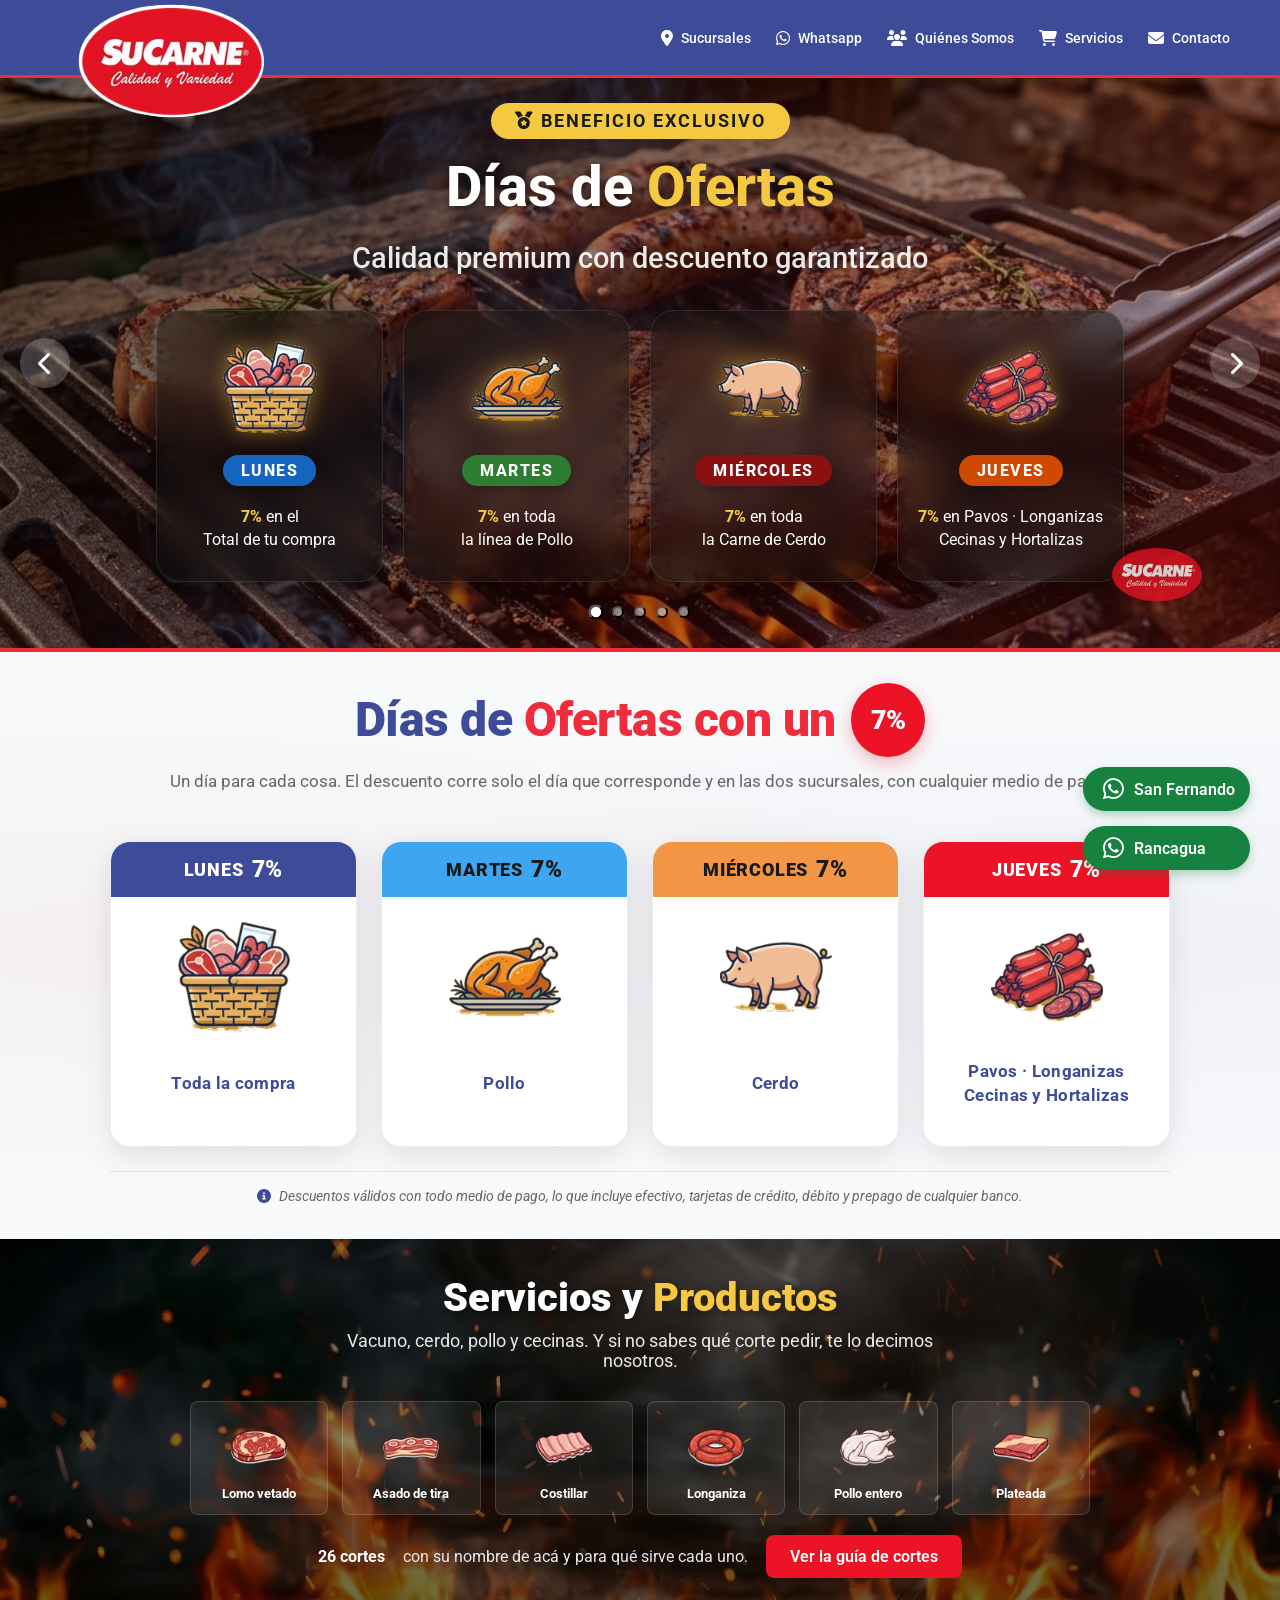
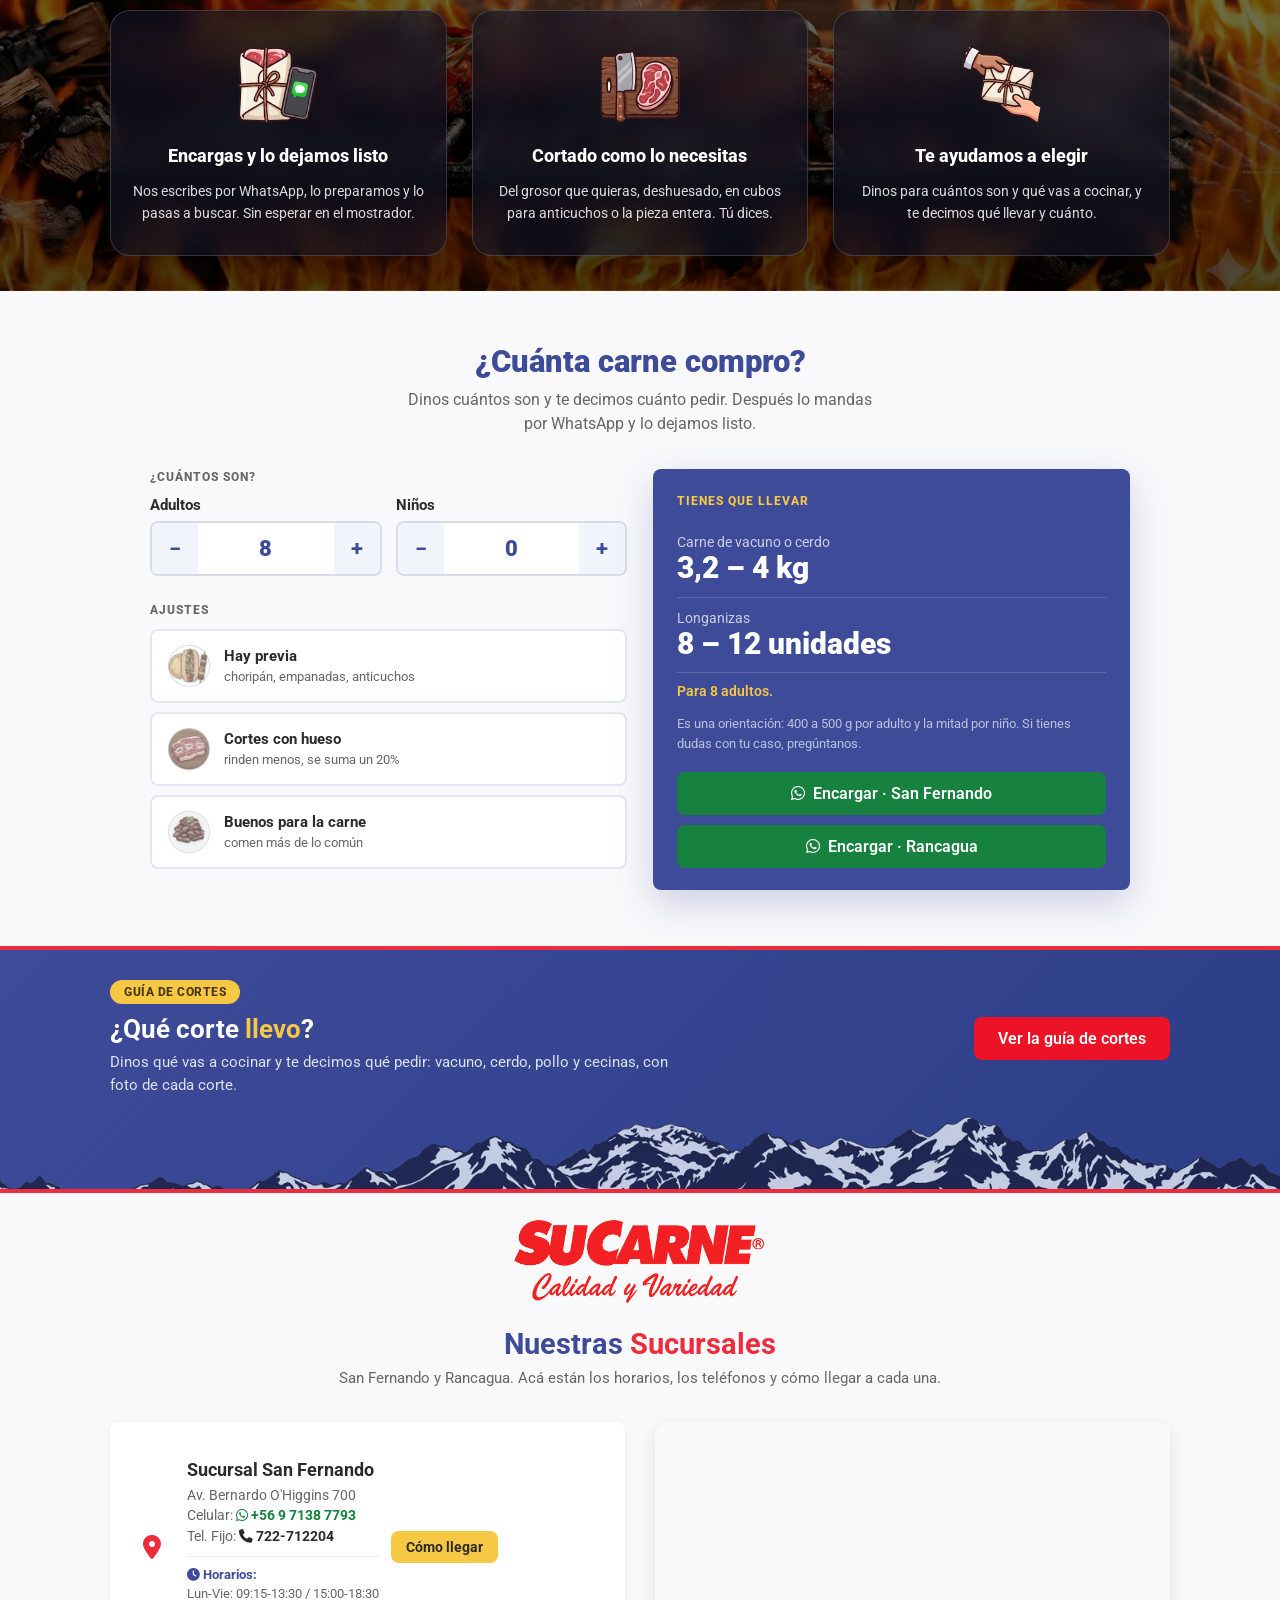
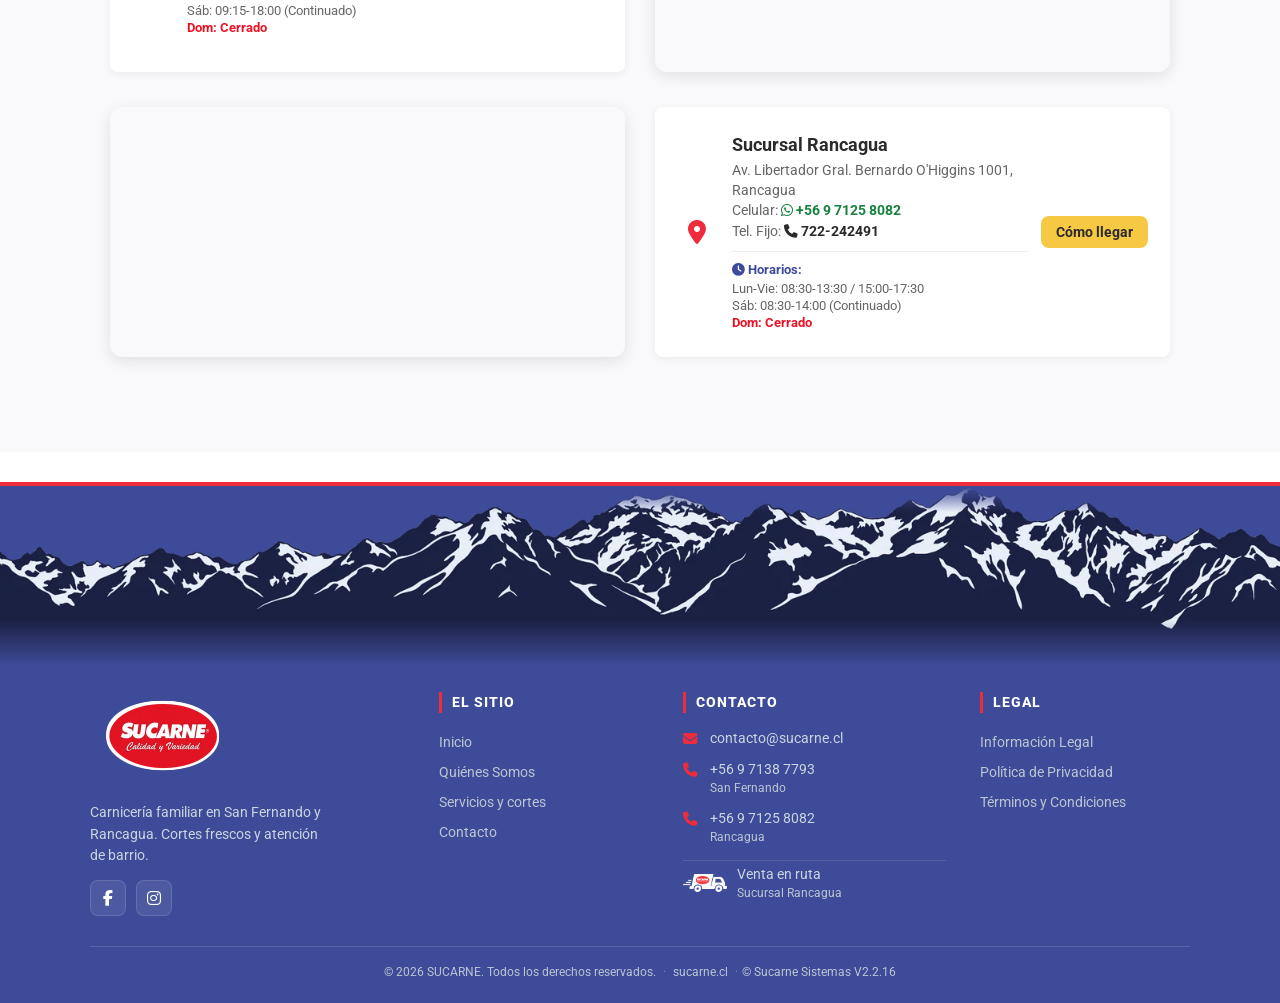
<file: index.html>
<!DOCTYPE html>
<html lang="es">

<head>
    <meta charset="UTF-8">
    <meta name="viewport" content="width=device-width, initial-scale=1.0">
    <title>SUCARNE | Carnicería en San Fernando y Rancagua, Chile</title>
    <!-- SEO -->
    <meta name="description" content="Carnicería premium en San Fernando y Rancagua. Cortes seleccionados, vacuno, cerdo, aves y cecinas frescas. Ofertas diarias y venta a domicilio.">
    <meta name="robots" content="index, follow">
    <link rel="canonical" href="https://sucarne.cl/">
    <!-- Open Graph -->
    <meta property="og:type" content="website">
    <meta property="og:title" content="SUCARNE | Carnicería en San Fernando y Rancagua">
    <meta property="og:description" content="Carnicería premium en San Fernando y Rancagua. Cortes seleccionados, vacuno, cerdo, aves y cecinas frescas. Ofertas diarias y venta a domicilio.">
    <meta property="og:url" content="https://sucarne.cl/">
    <meta property="og:image" content="https://sucarne.cl/assets/images/hero/asado_1.webp">
    <meta property="og:locale" content="es_CL">
    <meta property="og:site_name" content="SUCARNE">
    <!-- WebSite (señal de marca para Google / sitelinks) -->
    <script type="application/ld+json">
    {
      "@context": "https://schema.org",
      "@type": "WebSite",
      "name": "SUCARNE",
      "alternateName": "Su Carne Chile",
      "url": "https://sucarne.cl/",
      "inLanguage": "es-CL",
      "publisher": { "@id": "https://sucarne.cl/#sanfernando" }
    }
    </script>
    <!-- Sucursal San Fernando -->
    <script type="application/ld+json">
    {
      "@context": "https://schema.org",
      "@type": "MeatEstablishment",
      "@id": "https://sucarne.cl/#sanfernando",
      "name": "SUCARNE San Fernando",
      "alternateName": "Su Carne Chile",
      "url": "https://sucarne.cl/",
      "logo": "https://sucarne.cl/assets/images/logos/logo-sucarne-white.webp",
      "image": "https://sucarne.cl/assets/images/hero/asado_1.webp",
      "description": "Carnicería premium en San Fernando. Cortes seleccionados de vacuno, cerdo, aves y cecinas frescas, con ofertas diarias y venta a domicilio.",
      "priceRange": "$$",
      "currenciesAccepted": "CLP",
      "paymentAccepted": "Efectivo, Débito, Crédito, Prepago",
      "telephone": "+56971387793",
      "email": "contacto@sucarne.cl",
      "address": {
        "@type": "PostalAddress",
        "streetAddress": "Av. Bernardo O'Higgins 700",
        "addressLocality": "San Fernando",
        "addressRegion": "O'Higgins",
        "addressCountry": "CL"
      },
      "geo": { "@type": "GeoCoordinates", "latitude": -34.5868498, "longitude": -70.9847146 },
      "hasMap": "https://maps.app.goo.gl/2DNTScbfBVTwKooi7",
      "openingHoursSpecification": [
        { "@type": "OpeningHoursSpecification", "dayOfWeek": ["Monday","Tuesday","Wednesday","Thursday","Friday"], "opens": "09:15", "closes": "13:30" },
        { "@type": "OpeningHoursSpecification", "dayOfWeek": ["Monday","Tuesday","Wednesday","Thursday","Friday"], "opens": "15:00", "closes": "18:30" },
        { "@type": "OpeningHoursSpecification", "dayOfWeek": "Saturday", "opens": "09:15", "closes": "18:00" }
      ],
      "sameAs": [
        "https://www.facebook.com/sucarnechile/",
        "https://www.instagram.com/sucarnechile/"
      ]
    }
    </script>
    <!-- Sucursal Rancagua -->
    <script type="application/ld+json">
    {
      "@context": "https://schema.org",
      "@type": "MeatEstablishment",
      "@id": "https://sucarne.cl/#rancagua",
      "name": "SUCARNE Rancagua",
      "alternateName": "Su Carne Chile",
      "url": "https://sucarne.cl/",
      "logo": "https://sucarne.cl/assets/images/logos/logo-sucarne-white.webp",
      "image": "https://sucarne.cl/assets/images/hero/asado_1.webp",
      "description": "Carnicería premium en Rancagua con venta en ruta. Cortes frescos de vacuno, cerdo, aves y cecinas, con ofertas diarias.",
      "priceRange": "$$",
      "currenciesAccepted": "CLP",
      "paymentAccepted": "Efectivo, Débito, Crédito, Prepago",
      "telephone": "+56971258082",
      "email": "contacto@sucarne.cl",
      "address": {
        "@type": "PostalAddress",
        "streetAddress": "Av. Libertador Gral. Bernardo O'Higgins 1001",
        "addressLocality": "Rancagua",
        "addressRegion": "O'Higgins",
        "addressCountry": "CL"
      },
      "geo": { "@type": "GeoCoordinates", "latitude": -34.1641546, "longitude": -70.7478088 },
      "hasMap": "https://maps.google.com/?cid=16705500384689321683",
      "openingHoursSpecification": [
        { "@type": "OpeningHoursSpecification", "dayOfWeek": ["Monday","Tuesday","Wednesday","Thursday","Friday"], "opens": "08:30", "closes": "13:30" },
        { "@type": "OpeningHoursSpecification", "dayOfWeek": ["Monday","Tuesday","Wednesday","Thursday","Friday"], "opens": "15:00", "closes": "17:30" },
        { "@type": "OpeningHoursSpecification", "dayOfWeek": "Saturday", "opens": "08:30", "closes": "14:00" }
      ],
      "sameAs": [
        "https://www.facebook.com/sucarnechile/",
        "https://www.instagram.com/sucarnechile/"
      ]
    }
    </script>
    <link rel="icon" href="assets/favicon.ico" sizes="any">
    <link rel="apple-touch-icon" href="assets/favicon-180.png">

    <!-- Google Fonts (asíncrono, no bloquea render) -->
    <link rel="preconnect" href="https://fonts.googleapis.com">
    <link rel="preconnect" href="https://fonts.gstatic.com" crossorigin>
    <link rel="preconnect" href="https://cdnjs.cloudflare.com" crossorigin>
    <link rel="preload" href="https://fonts.googleapis.com/css2?family=Roboto:wght@300;400;700;900&display=swap" as="style" onload="this.onload=null;this.rel='stylesheet'">
    <noscript><link rel="stylesheet" href="https://fonts.googleapis.com/css2?family=Roboto:wght@300;400;700;900&display=swap"></noscript>

    <!-- FontAwesome (asíncrono, no bloquea render) -->
    <link rel="preload" href="https://cdnjs.cloudflare.com/ajax/libs/font-awesome/6.4.0/css/all.min.css" as="style" onload="this.onload=null;this.rel='stylesheet'">
    <noscript><link rel="stylesheet" href="https://cdnjs.cloudflare.com/ajax/libs/font-awesome/6.4.0/css/all.min.css"></noscript>

    <!-- Estilos globales. Mantener este orden: define la cascada. -->
    <link rel="stylesheet" href="css/modules/base.css?v=2.2.16">
    <link rel="stylesheet" href="css/modules/home.css?v=2.2.16">
    <link rel="stylesheet" href="css/modules/contact.css?v=2.2.16">
    <link rel="stylesheet" href="css/modules/site-chrome.css?v=2.2.16">
    <link rel="stylesheet" href="css/modules/enhancements.css?v=2.2.16">
    <link rel="stylesheet" href="css/modules/responsive.css?v=2.2.16">
    <link rel="stylesheet" href="css/modules/calculadora.css?v=2.2.16">
</head>

<body>

    <!-- Header superior azul -->
    <div id="site-header">
        <!-- Navegación estática para rastreadores. El header real lo inyecta
             header-loader.js, que reemplaza este div entero (outerHTML), así que
             esto desaparece en cuanto corre el JS y no se duplica nada. Existe
             porque Google no encontraba ningún enlace interno a estas páginas. -->
        <nav class="sr-only" aria-label="Mapa del sitio">
            <ul>
                <li><a href="./index.html">Inicio</a></li>
                <li><a href="./pages/quienes-somos.html">Quiénes Somos</a></li>
                <li><a href="./pages/servicios.html">Servicios</a></li>
                <li><a href="./pages/contacto.html">Contacto</a></li>
                <li><a href="./pages/legal.html">Información Legal</a></li>
                <li><a href="./pages/politica-privacidad.html">Política de Privacidad</a></li>
                <li><a href="./pages/terminos-condiciones.html">Términos y Condiciones</a></li>
            </ul>
        </nav>
    </div>

    <main id="contenido" tabindex="-1">
        <h1 class="sr-only">SUCARNE — Carnicería premium en San Fernando y Rancagua</h1>

    <!-- Hero Carousel -->
    <section class="hero-carousel" id="home">
        <div class="carousel-inner">
            <!-- Slide 2: Descuentos de la Semana -->
            <div class="slide active slide-descuentos"
                style="background-image: linear-gradient(135deg, rgba(0,0,0,0.6), rgba(150,20,20,0.3)), url('assets/images/hero/asado_ofertas.webp');">
                <div class="hero-content descuentos-content">
                    <p class="descuentos-badge"><i class="fa-solid fa-medal" aria-hidden="true"></i> Beneficio Exclusivo</p>
                    <h2>Días de <span style="color: #f5c842;">Ofertas</span> <br><span class="descuento-subtitulo">Calidad premium con descuento garantizado</span></h2>

                    <div class="descuentos-grid">
                        <div class="descuento-item">
                            <img src="assets/images/monos/compra-v2.webp" alt="Oferta Lunes" class="icon-offer icon-offer--img" width="256" height="256">
                            <span class="dia-badge dia-badge--lunes">Lunes</span>
                            <span class="desc-texto"><strong>7%</strong> en el <br>Total de tu compra</span>
                        </div>
                        <div class="descuento-item">
                            <img src="assets/images/monos/pollo-v2.webp" alt="Oferta Martes" class="icon-offer icon-offer--img" width="256" height="256">
                            <span class="dia-badge dia-badge--martes">Martes</span>
                            <span class="desc-texto"><strong>7%</strong> en toda <br>la línea de Pollo</span>
                        </div>
                        <div class="descuento-item">
                            <img src="assets/images/monos/cerdo-v2.webp" alt="Oferta Miércoles" class="icon-offer icon-offer--img" width="256" height="256">
                            <span class="dia-badge dia-badge--miercoles">Miércoles</span>
                            <span class="desc-texto"><strong>7%</strong> en toda <br>la Carne de Cerdo</span>
                        </div>
                        <div class="descuento-item">
                            <img src="assets/images/monos/longaniza-v2.webp" alt="Oferta Jueves" class="icon-offer icon-offer--img" width="256" height="256">
                            <span class="dia-badge dia-badge--jueves">Jueves</span>
                            <span class="desc-texto"><strong>7%</strong> en Pavos · Longanizas <br>Cecinas y Hortalizas</span>
                        </div>
                    </div>
                </div>
            </div>
            <!-- Slide 3: Venta en Ruta Rancagua -->
            <div class="slide slide-ruta"
                data-bg="linear-gradient(rgba(0,0,0,0.25), rgba(0,0,0,0.45)), url('assets/images/hero/venta_en_ruta.webp')">
                <div class="hero-content">
                    <p class="descuentos-badge"><i class="fa-solid fa-truck-fast" aria-hidden="true"></i> ¡Nuevo Servicio!</p>
                    <h2>Venta en Ruta <br><span style="color: #f5c842;">Sucursal Rancagua</span></h2>
                    <p class="hero-highlight" style="font-size: 1.4rem;">¡Llegamos a tu puerta con la mejor calidad!</p>
                    <div class="hero-buttons">
                        <a href="https://wa.me/56971258082" target="_blank" rel="noopener noreferrer" class="btn btn-green"><i
                                class="fa-brands fa-whatsapp" aria-hidden="true"></i> Consultar Rutas</a>
                    </div>
                </div>
            </div>
            <!-- Slide 4 -->
            <div class="slide slide-carnes"
                data-bg="linear-gradient(rgba(0,0,0,0.4), rgba(0,0,0,0.7)), url('assets/images/hero/asado_1.webp')">
                <div class="hero-content">
                    <h2>Las mejores carnes <br>para tu mesa</h2>
                    <p class="hero-highlight">Ofertas todos los días de la semana</p>
                    <div class="hero-buttons">
                        <a href="#ofertas" class="btn btn-red">Ver Ofertas</a>
                        <a href="#sucursales" class="btn btn-green"><i class="fa-brands fa-whatsapp" aria-hidden="true"></i> Contactar por
                            Whatsapp</a>
                    </div>
                </div>
            </div>

            <!-- Slide 5: Marcas Partner -->
            <div class="slide slide-partners"
                data-bg="linear-gradient(rgba(0,0,0,0.5), rgba(0,0,0,0.7)), url('assets/images/backgrounds/fondo_madera_quemada.webp')">
                <div class="hero-content hero-content--partners">
                    <p class="descuentos-badge">
                        <i class="fa-solid fa-star" aria-hidden="true"></i> Alianzas Estratégicas
                    </p>
                    <h2>Nuestras Marcas <span style="color: var(--c-yellow);">Partner</span></h2>
                    <p class="hero-highlight">Calidad y excelencia garantizada en tu mesa</p>

                    <!-- Logos de alta calidad -->
                    <div class="partners-logos-grid">
                        <img src="assets/images/logos/super_pollo_hd.webp" alt="Super Pollo - Marca partner de SUCARNE" class="partner-logo" width="1200" height="812">
                        <img src="assets/images/logos/super_cerdo_hd.webp" alt="Super Cerdo - Marca partner de SUCARNE" class="partner-logo" width="1200" height="915">
                        <img src="assets/images/logos/sopraval_hd.webp" alt="Sopraval - Marca partner de SUCARNE" class="partner-logo" width="1200" height="721">
                        <!-- Otros partners -->
                        <img src="assets/images/logos/blob_3.webp" alt="La Crianza - Marca partner de SUCARNE" class="partner-logo partner-logo--sm" width="1000" height="426">
                        <img src="assets/images/logos/blob_4.webp" alt="King - Marca partner de SUCARNE" class="partner-logo partner-logo--xs" width="1000" height="606">
                        <div class="partner-divider"></div>
                        <img src="assets/images/logos/logo_pincheira.webp" alt="Cecinas Pincheira - Marca partner de SUCARNE" class="partner-logo partner-logo--lg" width="454" height="329">
                    </div>

                    <div class="hero-buttons hero-buttons--right">
                        <a href="pages/servicios.html" class="btn btn-red"
                            style="box-shadow: 0 5px 15px rgba(180,20,20,0.4);">Conocer más Alianzas</a>
                    </div>
                </div>
            </div>
            <!-- Slide 6: Bolsas Reutilizables -->
            <div class="slide slide-sustentable"
                data-bg="linear-gradient(135deg, rgba(30,58,138,0.45), rgba(0,0,0,0.25)), url('assets/images/hero/bolsas_sucarne.webp')">
                <div class="hero-content">
                    <p class="descuentos-badge">
                        <i class="fa-solid fa-leaf" aria-hidden="true"></i> Compromiso Sustentable
                    </p>
                    <h2>Cuida el planeta, <br><span style="color: var(--c-yellow);">Trae tu bolsa</span></h2>
                    <p class="hero-highlight">
                        ¡No olvides traer tus <strong>bolsas reutilizables</strong>!<span class="hide-mobile"> en tu próxima visita. ¡Juntos cuidamos el medio ambiente!</span>
                    </p>
                </div>
            </div>
        </div>

        <img src="assets/images/logos/logo-sucarne-white.webp" alt="SUCARNE Carnicería Chile" class="hero-watermark" width="1536" height="1024">

        <!-- Controles Carrusel -->
        <button type="button" class="carousel-control prev" onclick="moveSlide(-1)" aria-label="Slide anterior"><i class="fa-solid fa-chevron-left" aria-hidden="true"></i></button>
        <button type="button" class="carousel-control next" onclick="moveSlide(1)" aria-label="Slide siguiente"><i class="fa-solid fa-chevron-right" aria-hidden="true"></i></button>

        <!-- Indicadores -->
        <div class="carousel-dots">
            <button type="button" class="dot active" onclick="currentSlide(0)" aria-label="Ir al slide 1"></button>
            <button type="button" class="dot" onclick="currentSlide(1)" aria-label="Ir al slide 2"></button>
            <button type="button" class="dot" onclick="currentSlide(2)" aria-label="Ir al slide 3"></button>
            <button type="button" class="dot" onclick="currentSlide(3)" aria-label="Ir al slide 4"></button>
            <button type="button" class="dot" onclick="currentSlide(4)" aria-label="Ir al slide 5"></button>
        </div>
</section>

    <!-- Días de Ofertas -->
    <section id="ofertas" class="ofertas-section">
        <div class="container">
            <div class="ofertas-box">
                <div class="ofertas-header">
                    <h2>Días de <span>Ofertas</span><span class="hide-mobile"> con un</span> <span class="ofertas-pct">7%</span></h2>
                    <p>Un día para cada cosa. El descuento corre solo el día que corresponde y en las dos sucursales, con cualquier medio de pago.</p>
                </div>

                <div class="ofertas-grid">

                    <!-- Lunes -->
                    <div class="oferta-card">
                        <div class="oferta-top bg-darkblue">Lunes <span>7%</span></div>
                        <div class="oferta-bottom">
                            <img class="oferta-icono" src="assets/images/monos/compra-v2.webp" alt=""
                                 width="256" height="256" loading="lazy" decoding="async">
                            <strong class="oferta-label">Toda la compra</strong>
                        </div>
                    </div>

                    <!-- Martes -->
                    <div class="oferta-card">
                        <div class="oferta-top bg-lightblue">Martes <span>7%</span></div>
                        <div class="oferta-bottom">
                            <img class="oferta-icono" src="assets/images/monos/pollo-v2.webp" alt=""
                                 width="256" height="256" loading="lazy" decoding="async">
                            <strong class="oferta-label">Pollo</strong>
                        </div>
                    </div>

                    <!-- Miércoles -->
                    <div class="oferta-card">
                        <div class="oferta-top bg-orange">Miércoles <span>7%</span></div>
                        <div class="oferta-bottom">
                            <img class="oferta-icono" src="assets/images/monos/cerdo-v2.webp" alt=""
                                 width="256" height="256" loading="lazy" decoding="async">
                            <strong class="oferta-label">Cerdo</strong>
                        </div>
                    </div>

                    <!-- Jueves -->
                    <div class="oferta-card">
                        <div class="oferta-top bg-red">Jueves <span>7%</span></div>
                        <div class="oferta-bottom">
                            <img class="oferta-icono" src="assets/images/monos/longaniza-v2.webp" alt=""
                                 width="256" height="256" loading="lazy" decoding="async">
                            <strong class="oferta-label">Pavos · Longanizas<br>Cecinas y Hortalizas</strong>
                        </div>
                    </div>
                </div>
                <p class="ofertas-disclaimer"><i class="fa-solid fa-circle-info" aria-hidden="true"></i> Descuentos válidos con todo medio de pago, lo que incluye efectivo, tarjetas de crédito, débito y prepago de cualquier banco.</p>
            </div>
        </div>
</section>

    <!-- Resumen de Servicios -->
    <section class="servicios-resumen" id="categorias">
        <div class="container">
        <div class="srv-section-header">
            <h2><span class="srv-title-azul">Servicios y</span> <span class="srv-title-rojo">Productos</span></h2>
            <p>Vacuno, cerdo, pollo y cecinas. Y si no sabes qué corte pedir, te lo decimos nosotros.</p>
        </div>

        <!-- Asomo de la guia de cortes que vive en servicios.html -->
        <div class="srv-muestra">
            <a class="srv-muestra-item" href="pages/servicios.html#vacuno">
                <img src="assets/images/cortes/lomo-vetado.webp" alt=""
                     width="320" height="320" loading="lazy" decoding="async">
                <span>Lomo vetado</span>
            </a>
            <a class="srv-muestra-item" href="pages/servicios.html#vacuno">
                <img src="assets/images/cortes/asado-de-tira.webp" alt=""
                     width="320" height="320" loading="lazy" decoding="async">
                <span>Asado de tira</span>
            </a>
            <a class="srv-muestra-item" href="pages/servicios.html#cerdo">
                <img src="assets/images/cortes/costillar.webp" alt=""
                     width="320" height="320" loading="lazy" decoding="async">
                <span>Costillar</span>
            </a>
            <a class="srv-muestra-item" href="pages/servicios.html#cecinas">
                <img src="assets/images/cortes/longaniza.webp" alt=""
                     width="320" height="320" loading="lazy" decoding="async">
                <span>Longaniza</span>
            </a>
            <a class="srv-muestra-item" href="pages/servicios.html#aves">
                <img src="assets/images/cortes/pollo-entero.webp" alt=""
                     width="320" height="320" loading="lazy" decoding="async">
                <span>Pollo entero</span>
            </a>
            <a class="srv-muestra-item" href="pages/servicios.html#vacuno">
                <img src="assets/images/cortes/plateada.webp" alt=""
                     width="320" height="320" loading="lazy" decoding="async">
                <span>Plateada</span>
            </a>
        </div>

        <p class="srv-muestra-pie">
            <strong>26 cortes</strong> con su nombre de acá y para qué sirve cada uno.
            <a href="pages/servicios.html#guia" class="btn btn-red">Ver la guía de cortes</a>
        </p>

        <div class="servicios-resumen-grid">
            <a href="pages/servicios.html" class="srv-mini-card">
                <img class="srv-mini-img" src="assets/images/servicios/encargo.webp" alt=""
                         width="280" height="280" loading="lazy" decoding="async">
                <h3>Encargas y lo dejamos listo</h3>
                <p>Nos escribes por WhatsApp, lo preparamos y lo pasas a buscar. Sin esperar en el mostrador.</p>
            </a>
            <a href="pages/servicios.html" class="srv-mini-card">
                <img class="srv-mini-img" src="assets/images/servicios/cortado.webp" alt=""
                         width="280" height="280" loading="lazy" decoding="async">
                <h3>Cortado como lo necesitas</h3>
                <p>Del grosor que quieras, deshuesado, en cubos para anticuchos o la pieza entera. Tú dices.</p>
            </a>
            <a href="pages/servicios.html" class="srv-mini-card">
                <img class="srv-mini-img" src="assets/images/servicios/atencion.webp" alt=""
                         width="280" height="280" loading="lazy" decoding="async">
                <h3>Te ayudamos a elegir</h3>
                <p>Dinos para cuántos son y qué vas a cocinar, y te decimos qué llevar y cuánto.</p>
            </a>
        </div>
    </div>
</section>

    <!-- Calculadora de carne. Deja el pedido escrito para WhatsApp.
         La logica y los estilos van en sus propios archivos. -->
    <section class="calc" id="calc">
        <div class="calc-inner">
            <div class="calc-cabecera">
                <h2>¿Cuánta carne compro?</h2>
                <p class="calc-bajada">Dinos cuántos son y te decimos cuánto pedir. Después lo mandas por WhatsApp y lo dejamos listo.</p>
            </div>

            <div class="calc-cuerpo">
                <div class="calc-controles">
                    <p class="calc-rotulo">¿Cuántos son?</p>
                    <div class="calc-campos">
                        <div class="calc-campo">
                            <label for="calc-adultos">Adultos</label>
                            <div class="calc-stepper">
                                <button type="button" class="calc-menos" data-para="calc-adultos" aria-label="Quitar un adulto">−</button>
                                <input type="number" id="calc-adultos" value="8" min="0" max="300"
                                       step="1" inputmode="numeric">
                                <button type="button" class="calc-mas" data-para="calc-adultos" aria-label="Agregar un adulto">+</button>
                            </div>
                        </div>
                        <div class="calc-campo">
                            <label for="calc-ninos">Niños</label>
                            <div class="calc-stepper">
                                <button type="button" class="calc-menos" data-para="calc-ninos" aria-label="Quitar un niño">−</button>
                                <input type="number" id="calc-ninos" value="0" min="0" max="300"
                                       step="1" inputmode="numeric">
                                <button type="button" class="calc-mas" data-para="calc-ninos" aria-label="Agregar un niño">+</button>
                            </div>
                        </div>
                    </div>

                    <p class="calc-rotulo">Ajustes</p>
                    <div class="calc-opciones" role="group" aria-label="Ajustes del cálculo">
                        <label class="calc-opcion" for="calc-previa">
                            <input type="checkbox" id="calc-previa" class="sr-only">
                            <span class="calc-opcion-caja">
                            <img class="calc-opcion-img" src="./assets/images/ajustes/previa.webp" alt=""
                                 width="200" height="200" loading="lazy" decoding="async">
                            <span class="calc-opcion-txt">
                                <strong>Hay previa</strong>
                                <em>choripán, empanadas, anticuchos</em>
                            </span>
                            </span>
                        </label>
                        <label class="calc-opcion" for="calc-hueso">
                            <input type="checkbox" id="calc-hueso" class="sr-only">
                            <span class="calc-opcion-caja">
                            <img class="calc-opcion-img" src="./assets/images/ajustes/hueso.webp" alt=""
                                 width="200" height="200" loading="lazy" decoding="async">
                            <span class="calc-opcion-txt">
                                <strong>Cortes con hueso</strong>
                                <em>rinden menos, se suma un 20%</em>
                            </span>
                            </span>
                        </label>
                        <label class="calc-opcion" for="calc-comilones">
                            <input type="checkbox" id="calc-comilones" class="sr-only">
                            <span class="calc-opcion-caja">
                            <img class="calc-opcion-img" src="./assets/images/ajustes/comilones.webp" alt=""
                                 width="200" height="200" loading="lazy" decoding="async">
                            <span class="calc-opcion-txt">
                                <strong>Buenos para la carne</strong>
                                <em>comen más de lo común</em>
                            </span>
                            </span>
                        </label>
                    </div>
                </div>

                <div class="calc-resultado" aria-live="polite">
                    <p class="calc-resultado-rotulo">Tienes que llevar</p>
                    <div class="calc-linea">
                        <span>Carne de vacuno o cerdo</span>
                        <strong id="calc-carne">3,2 – 4 kg</strong>
                    </div>
                    <div class="calc-linea">
                        <span>Longanizas</span>
                        <strong id="calc-long">8 – 12 unidades</strong>
                    </div>
                    <p class="calc-total" id="calc-total">Para 8 adultos.</p>
                    <p class="calc-nota">Es una orientación: 400 a 500 g por adulto y la mitad por niño. Si tienes dudas con tu caso, pregúntanos.</p>
                    <div class="calc-botones">
                        <a class="btn btn-green calc-wa" data-fono="56971387793"
                           href="https://wa.me/56971387793" target="_blank" rel="noopener noreferrer">
                            <i class="fa-brands fa-whatsapp" aria-hidden="true"></i> Encargar · San Fernando
                        </a>
                        <a class="btn btn-green calc-wa" data-fono="56971258082"
                           href="https://wa.me/56971258082" target="_blank" rel="noopener noreferrer">
                            <i class="fa-brands fa-whatsapp" aria-hidden="true"></i> Encargar · Rancagua
                        </a>
                    </div>
                </div>
            </div>
        </div>
    </section>

    <!-- Banner: guia de cortes -->
    <section class="dh-banner">
        <span class="fp-cordillera" aria-hidden="true"></span>
        <div class="container dh-banner-inner">
            <div>
                <p class="dh-banner-kicker">Guía de cortes</p>
                <h2>¿Qué corte <span>llevo</span>?</h2>
                <p class="dh-banner-txt">Dinos qué vas a cocinar y te decimos qué pedir: vacuno, cerdo, pollo y cecinas, con foto de cada corte.</p>
            </div>
            <a href="pages/servicios.html#guia" class="btn btn-red dh-banner-btn">Ver la guía de cortes</a>
        </div>
</section>

    <!-- Sucursales -->
    <section id="sucursales" class="sucursales-section">
        <div class="container">
            <div style="text-align:center; margin-bottom: 35px;">
                <img src="assets/images/logos/logo-sucarne-banner.webp" alt="SUCARNE - Carnicería en San Fernando y Rancagua"
                    width="858" height="297" loading="lazy" decoding="async"
                    style="height: 90px; margin-bottom: 20px; object-fit: contain;">
                <h2 style="font-size:1.8rem; color:var(--c-darkblue); line-height: 1.2; margin-bottom: 8px;">Nuestras
                    <span style="color:var(--c-red);">Sucursales</span>
                </h2>
                <p style="color:var(--c-text-light); font-size: 0.95rem;">San Fernando y Rancagua. Acá están los horarios, los teléfonos y cómo llegar a cada una.</p>
            </div>

            <!-- Fila 1: San Fernando -->
            <div class="sucursal-row">
                <div class="sucursal-item">
                    <div class="sucursal-icon"><i class="fa-solid fa-location-dot" aria-hidden="true"></i></div>
                    <div class="sucursal-info">
                        <h3>Sucursal San Fernando</h3>
                        <p>Av. Bernardo O'Higgins 700<br>
                            Celular: <a href="https://wa.me/56971387793" target="_blank" rel="noopener noreferrer"
                                style="color: var(--c-whatsapp); font-weight: bold;"><i class="fa-brands fa-whatsapp" aria-hidden="true"></i> +56 9
                                7138 7793</a><br>
                            Tel. Fijo: <a href="tel:+56722712204" style="color: var(--c-text); font-weight: bold;"><i
                                    class="fa-solid fa-phone" aria-hidden="true"></i> 722-712204</a>
                        </p>
                        <div
                            style="font-size: 0.8rem; color: var(--c-text-light); border-top: 1px solid #eee; margin-top: 10px; padding-top: 10px;">
                            <strong style="color: var(--c-darkblue); display: block; margin-bottom: 4px;"><i
                                    class="fa-solid fa-clock" aria-hidden="true"></i> Horarios:</strong>
                            <div style="display: flex; flex-direction: column; gap: 2px;">
                                <span>Lun-Vie: 09:15-13:30 / 15:00-18:30</span>
                                <span>Sáb: 09:15-18:00 (Continuado)</span>
                                <span style="color: var(--c-red-aa); font-weight: bold;">Dom: Cerrado</span>
                            </div>
                        </div>
                    </div>
                    <a href="https://maps.app.goo.gl/2DNTScbfBVTwKooi7" target="_blank" rel="noopener noreferrer" class="btn-llegar">Cómo
                        llegar</a>
                </div>
                <div class="sucursal-mapa">
                    <iframe
                        src="https://maps.google.com/maps?q=-34.5868498,-70.9847146&t=&z=17&ie=UTF8&iwloc=&output=embed"
                        width="100%" height="100%" style="border:0; border-radius:12px;" allowfullscreen=""
                        loading="lazy" referrerpolicy="no-referrer-when-downgrade" title="Mapa de la sucursal de San Fernando"></iframe>
                </div>
            </div>

            <!-- Fila 2: Rancagua -->
            <div class="sucursal-row reverse">
                <div class="sucursal-item">
                    <div class="sucursal-icon"><i class="fa-solid fa-location-dot" aria-hidden="true"></i></div>
                    <div class="sucursal-info">
                        <h3>Sucursal Rancagua</h3>
                        <p>Av. Libertador Gral. Bernardo O'Higgins 1001, Rancagua<br>
                            Celular: <a href="https://wa.me/56971258082" target="_blank" rel="noopener noreferrer"
                                style="color: var(--c-whatsapp); font-weight: bold;"><i class="fa-brands fa-whatsapp" aria-hidden="true"></i> +56 9
                                7125 8082</a><br>
                            Tel. Fijo: <a href="tel:+56722242491" style="color: var(--c-text); font-weight: bold;"><i
                                    class="fa-solid fa-phone" aria-hidden="true"></i> 722-242491</a>
                        </p>
                        <div
                            style="font-size: 0.8rem; color: var(--c-text-light); border-top: 1px solid #eee; margin-top: 10px; padding-top: 10px;">
                            <strong style="color: var(--c-darkblue); display: block; margin-bottom: 4px;"><i
                                    class="fa-solid fa-clock" aria-hidden="true"></i> Horarios:</strong>
                            <div style="display: flex; flex-direction: column; gap: 2px;">
                                <span>Lun-Vie: 08:30-13:30 / 15:00-17:30</span>
                                <span>Sáb: 08:30-14:00 (Continuado)</span>
                                <span style="color: var(--c-red-aa); font-weight: bold;">Dom: Cerrado</span>
                            </div>
                        </div>
                    </div>
                    <a href="https://maps.google.com/?cid=16705500384689321683" target="_blank" rel="noopener noreferrer" class="btn-llegar">Cómo
                        llegar</a>
                </div>
                <div class="sucursal-mapa">
                    <iframe
                        src="https://maps.google.com/maps?q=-34.1641546,-70.7478088&t=&z=17&ie=UTF8&iwloc=&output=embed"
                        width="100%" height="100%" style="border:0; border-radius:12px;" allowfullscreen=""
                        loading="lazy" referrerpolicy="no-referrer-when-downgrade" title="Mapa de la sucursal de Rancagua"></iframe>
                </div>
            </div>
        </div>
</section>

    </main>

    <!-- Footer -->
    <div id="site-footer"></div>

    <!-- Whatsapp Flotante Doble -->
    <div class="wa-float-container">
        <a href="https://wa.me/56971387793" class="wa-float" target="_blank" rel="noopener noreferrer">
            <i class="fa-brands fa-whatsapp" aria-hidden="true"></i>
            <span>San Fernando</span>
        </a>
        <a href="https://wa.me/56971258082" class="wa-float" target="_blank" rel="noopener noreferrer">
            <i class="fa-brands fa-whatsapp" aria-hidden="true"></i>
            <span>Rancagua</span>
        </a>
    </div>

    <!-- El script JS se mantiene simplificado ya que el diseño principal es layout -->
    <script src="js/header-loader.js?v=2.2.16"></script>
    <script src="js/footer-loader.js?v=2.2.16"></script>
    <script src="js/script.js?v=2.2.16"></script>
    <script src="js/calculadora-asado.js?v=2.2.16" defer></script>
</body>

</html>
</file>
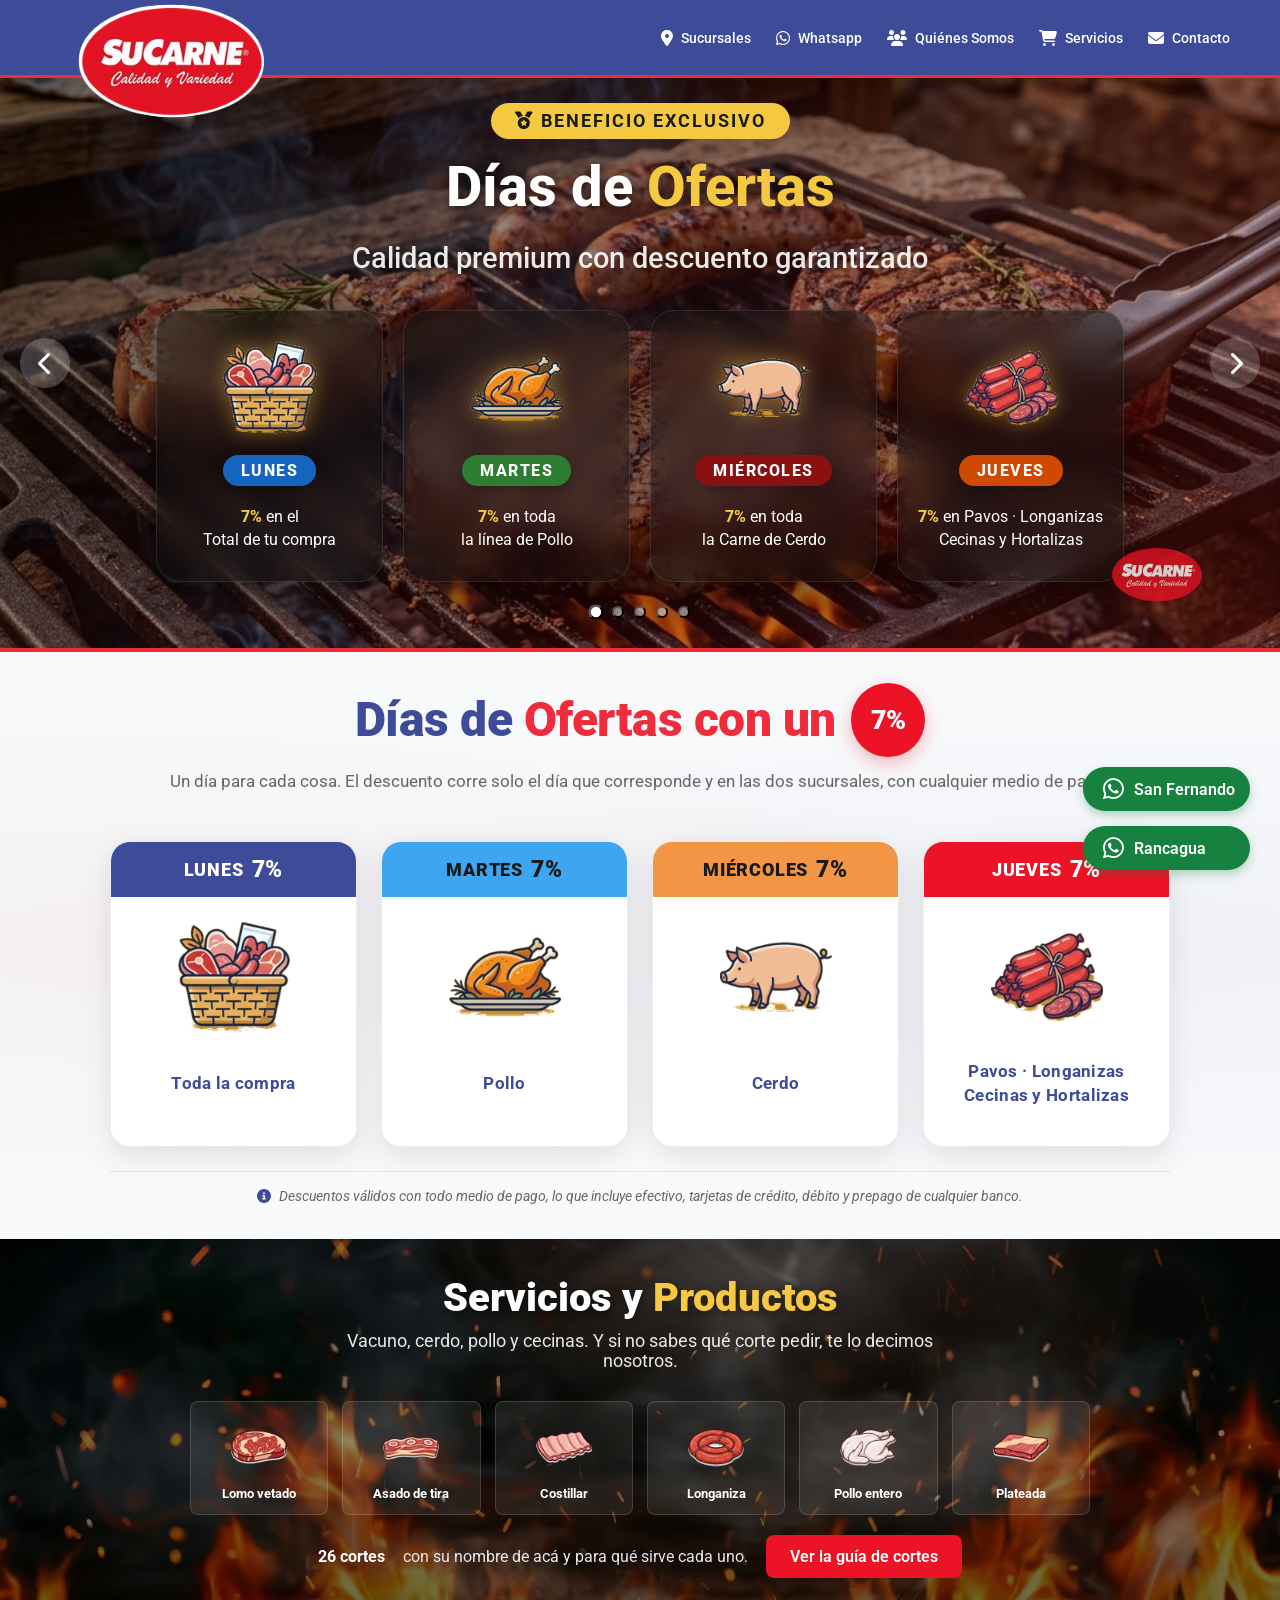
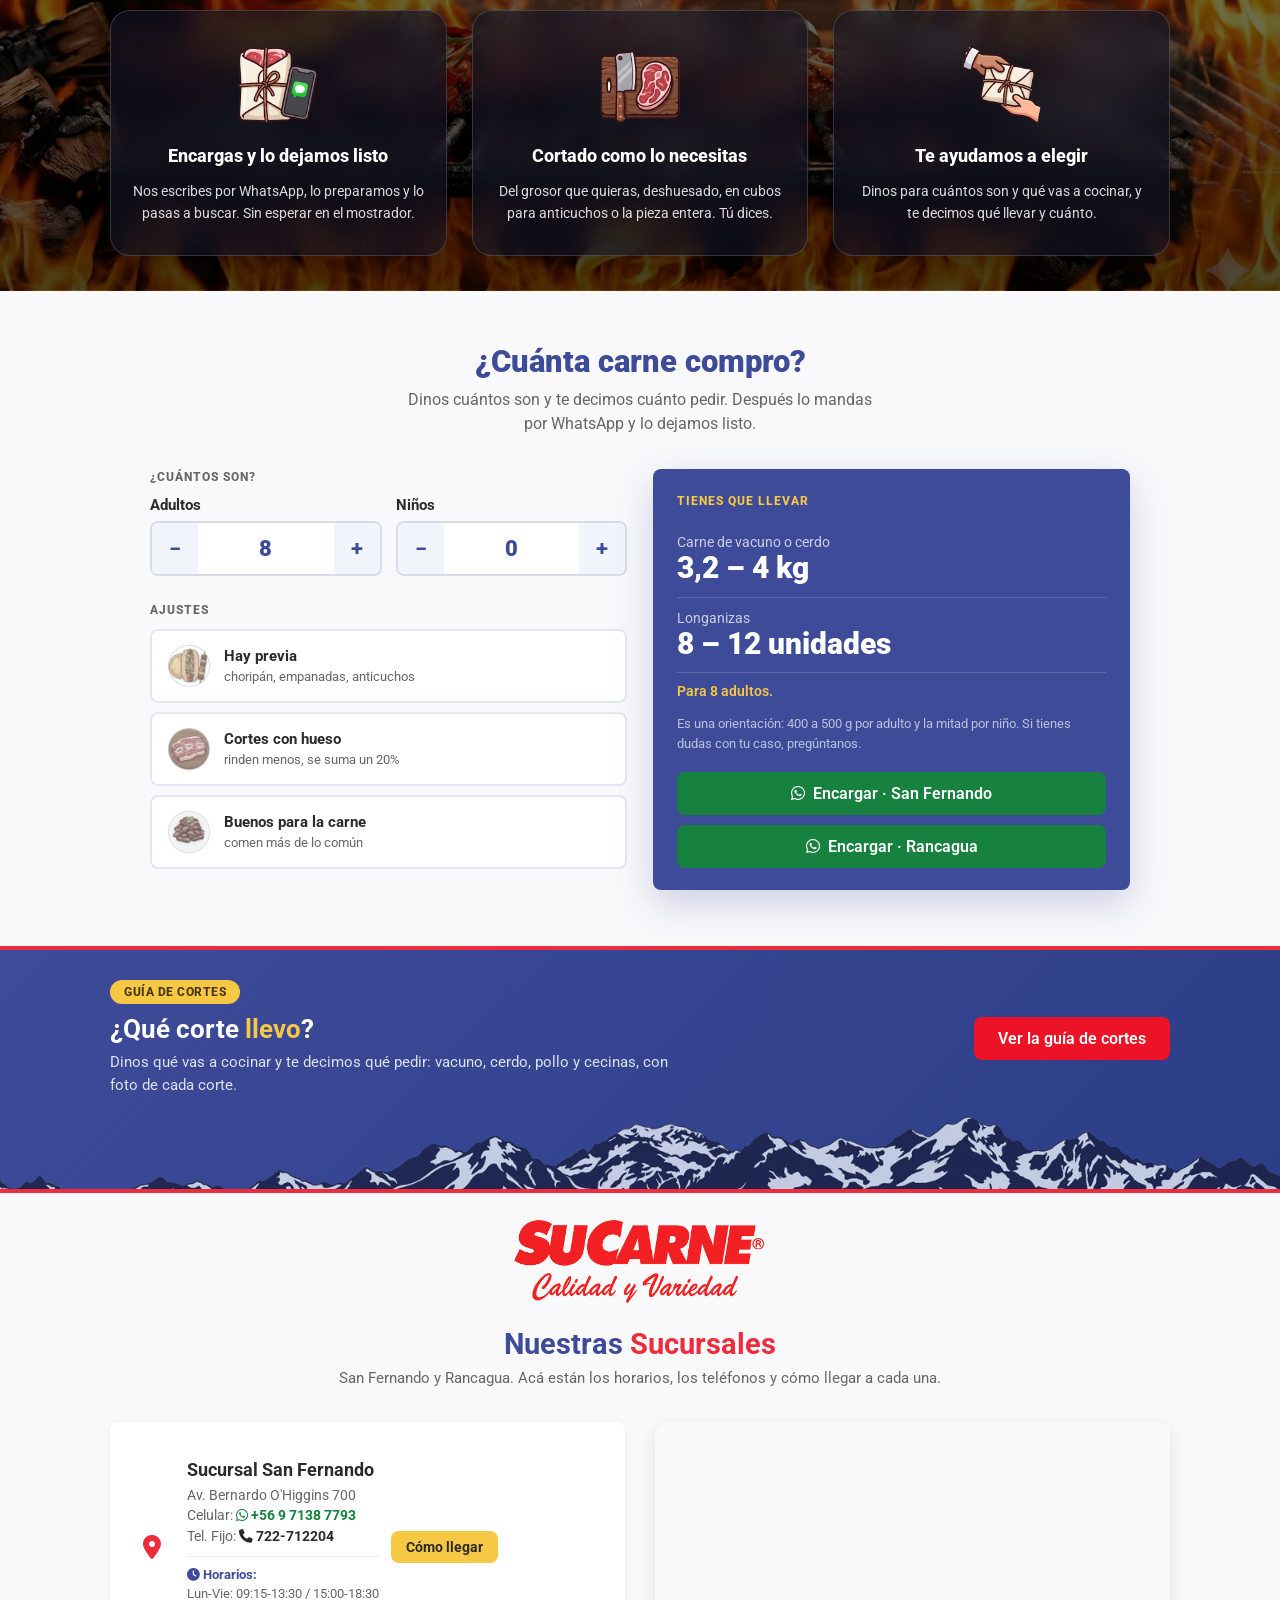
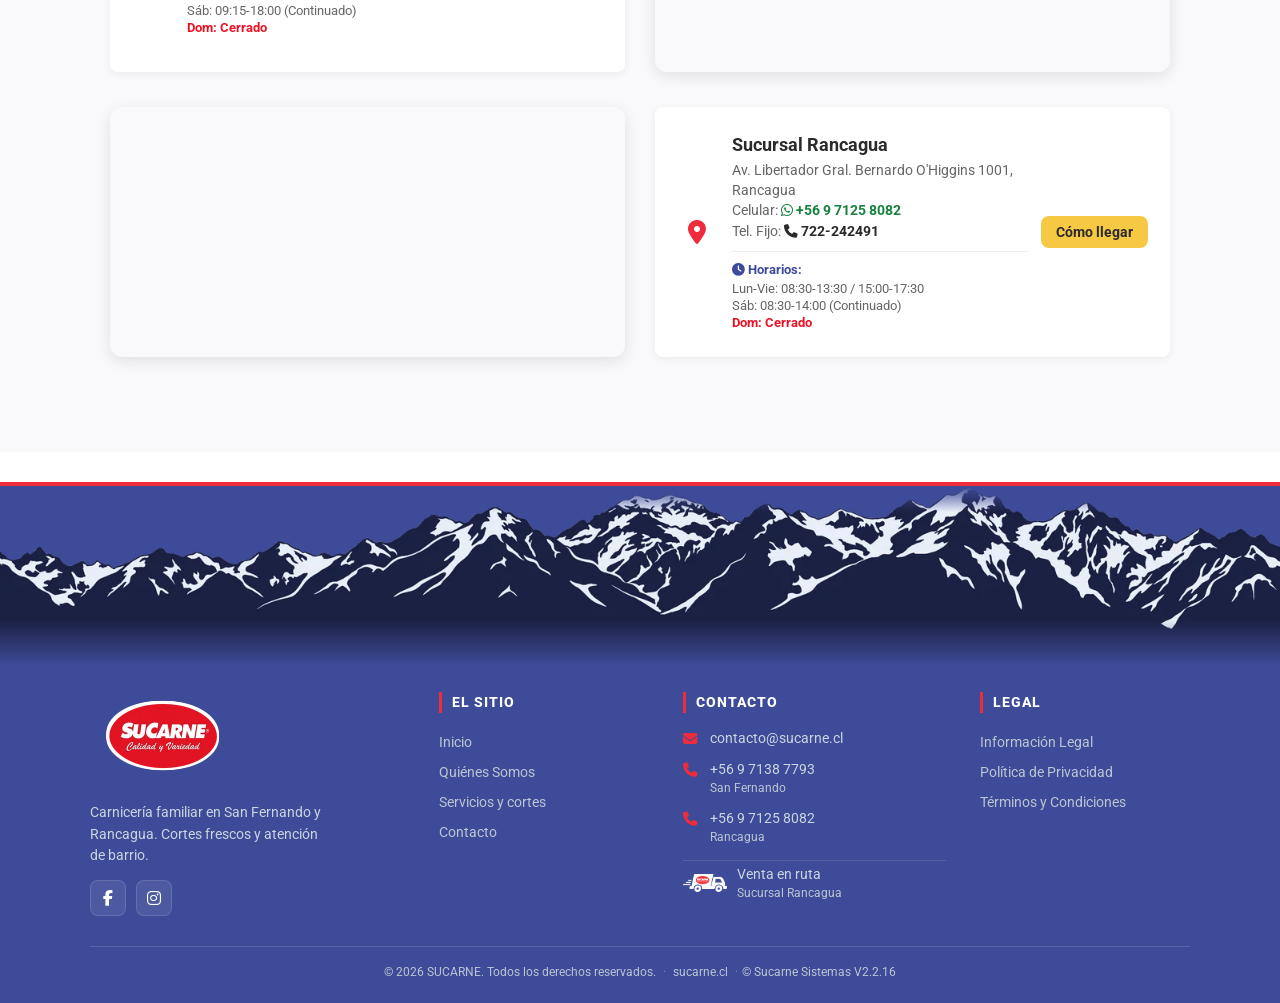
<file: gracias.html>
<!DOCTYPE html>
<html lang="es">
<head>
    <meta charset="UTF-8">
    <meta name="viewport" content="width=device-width, initial-scale=1.0">
    <title>Mensaje Enviado | SUCARNE</title>
    <meta name="robots" content="noindex, nofollow">
    <link rel="icon" href="assets/favicon.ico" sizes="any">
    <link rel="apple-touch-icon" href="assets/favicon-180.png">
    <link rel="preconnect" href="https://fonts.googleapis.com">
    <link rel="preconnect" href="https://fonts.gstatic.com" crossorigin>
    <link rel="preconnect" href="https://cdnjs.cloudflare.com" crossorigin>
    <link rel="preload" href="https://fonts.googleapis.com/css2?family=Roboto:wght@300;400;700;900&display=swap" as="style" onload="this.onload=null;this.rel='stylesheet'">
    <noscript><link rel="stylesheet" href="https://fonts.googleapis.com/css2?family=Roboto:wght@300;400;700;900&display=swap"></noscript>
    <link rel="preload" href="https://cdnjs.cloudflare.com/ajax/libs/font-awesome/6.4.0/css/all.min.css" as="style" onload="this.onload=null;this.rel='stylesheet'">
    <noscript><link rel="stylesheet" href="https://cdnjs.cloudflare.com/ajax/libs/font-awesome/6.4.0/css/all.min.css"></noscript>
    <!-- Estilos globales. Mantener este orden: define la cascada. -->
    <link rel="stylesheet" href="css/modules/base.css?v=2.2.16">
    <link rel="stylesheet" href="css/modules/home.css?v=2.2.16">
    <link rel="stylesheet" href="css/modules/contact.css?v=2.2.16">
    <link rel="stylesheet" href="css/modules/site-chrome.css?v=2.2.16">
    <link rel="stylesheet" href="css/modules/enhancements.css?v=2.2.16">
    <link rel="stylesheet" href="css/modules/responsive.css?v=2.2.16">
    <style>
        .gracias-container {
            min-height: 100vh;
            display: flex;
            flex-direction: column;
            justify-content: flex-start;
            align-items: center;
            text-align: center;
            background: radial-gradient(circle at 20% 15%, rgba(255,255,255,0.1) 0%, transparent 35%),
                        radial-gradient(circle at 80% 85%, rgba(255,255,255,0.08) 0%, transparent 40%),
                        linear-gradient(135deg, #3E4B99 0%, #2c3e87 55%, #1f2e70 100%);
            color: white;
            padding: clamp(40px, 8vh, 80px) 24px 24px;
        }

        .gracias-logo-wrap {
            width: min(820px, 100%);
            display: flex;
            justify-content: center;
            margin-bottom: 26px;
        }

        .gracias-logo {
            height: clamp(55px, 7vw, 85px);
            object-fit: contain;
            filter: drop-shadow(0 10px 24px rgba(0,0,0,0.32));
        }

        .gracias-card {
            width: min(720px, 100%);
            background: rgba(255,255,255,0.1);
            border: 1px solid rgba(255,255,255,0.18);
            border-radius: 22px;
            padding: 38px 28px 30px;
            backdrop-filter: blur(8px);
            box-shadow: 0 18px 48px rgba(0,0,0,0.26);
        }

        .gracias-icon {
            font-size: 4.2rem;
            color: #F6C844;
            margin: 0 0 16px;
        }

        .gracias-container h1 {
            font-size: 2.4rem;
            margin-bottom: 12px;
            line-height: 1.15;
        }

        .gracias-container p {
            font-size: 1.05rem;
            margin-bottom: 10px;
            opacity: 0.95;
        }

        .gracias-sub {
            font-size: 0.95rem;
            color: #cbd5e1;
            margin-bottom: 24px;
        }

        .btn-volver {
            display: inline-flex;
            align-items: center;
            gap: 8px;
            background: var(--c-red-aa);
            color: white;
            padding: 12px 24px;
            border-radius: 8px;
            font-weight: 700;
            text-decoration: none;
            transition: transform 0.2s, opacity 0.2s;
        }

        .btn-volver:hover {
            transform: translateY(-2px);
        }
    </style>
</head>
<body>
    <main id="contenido" tabindex="-1">
        <div class="gracias-container">
            <div class="gracias-logo-wrap">
                <img src="assets/images/logos/blanco%20sin%20fondo.webp" alt="SUCARNE" class="gracias-logo" width="849" height="294">
            </div>
            <div class="gracias-card">
                <i class="fa-solid fa-check-circle gracias-icon" aria-hidden="true"></i>
                <h1>¡Mensaje Enviado!</h1>
                <p>Gracias por contactarnos. Tu mensaje fue recibido correctamente.</p>
                <p class="gracias-sub">Te responderemos a la brevedad. Serás redirigido al inicio en <strong id="countdown">7</strong> segundos.</p>
                <a href="./index.html" class="btn-volver">
                    <i class="fa-solid fa-arrow-left" aria-hidden="true"></i> Volver al Inicio
                </a>
            </div>
        </div>
    </main>

    <!-- Flotantes Whatsapp -->
    <div class="wa-float-container">
        <a href="https://wa.me/56971387793" class="wa-float" target="_blank" rel="noopener noreferrer" aria-label="WhatsApp San Fernando">
            <i class="fa-brands fa-whatsapp" aria-hidden="true"></i> San Fernando
        </a>
        <a href="https://wa.me/56971258082" class="wa-float" target="_blank" rel="noopener noreferrer" aria-label="WhatsApp Rancagua">
            <i class="fa-brands fa-whatsapp" aria-hidden="true"></i> Rancagua
        </a>
    </div>

    <script>
        if (!sessionStorage.getItem('contacto_ok')) {
            window.location.replace('./index.html');
        }
        sessionStorage.removeItem('contacto_ok');

        let seconds = 7;
        const el = document.getElementById('countdown');
        const timer = setInterval(() => {
            seconds--;
            if (el) el.textContent = seconds;
            if (seconds <= 0) {
                clearInterval(timer);
                window.location.href = './index.html';
            }
        }, 1000);
    </script>
</body>
</html>
</file>
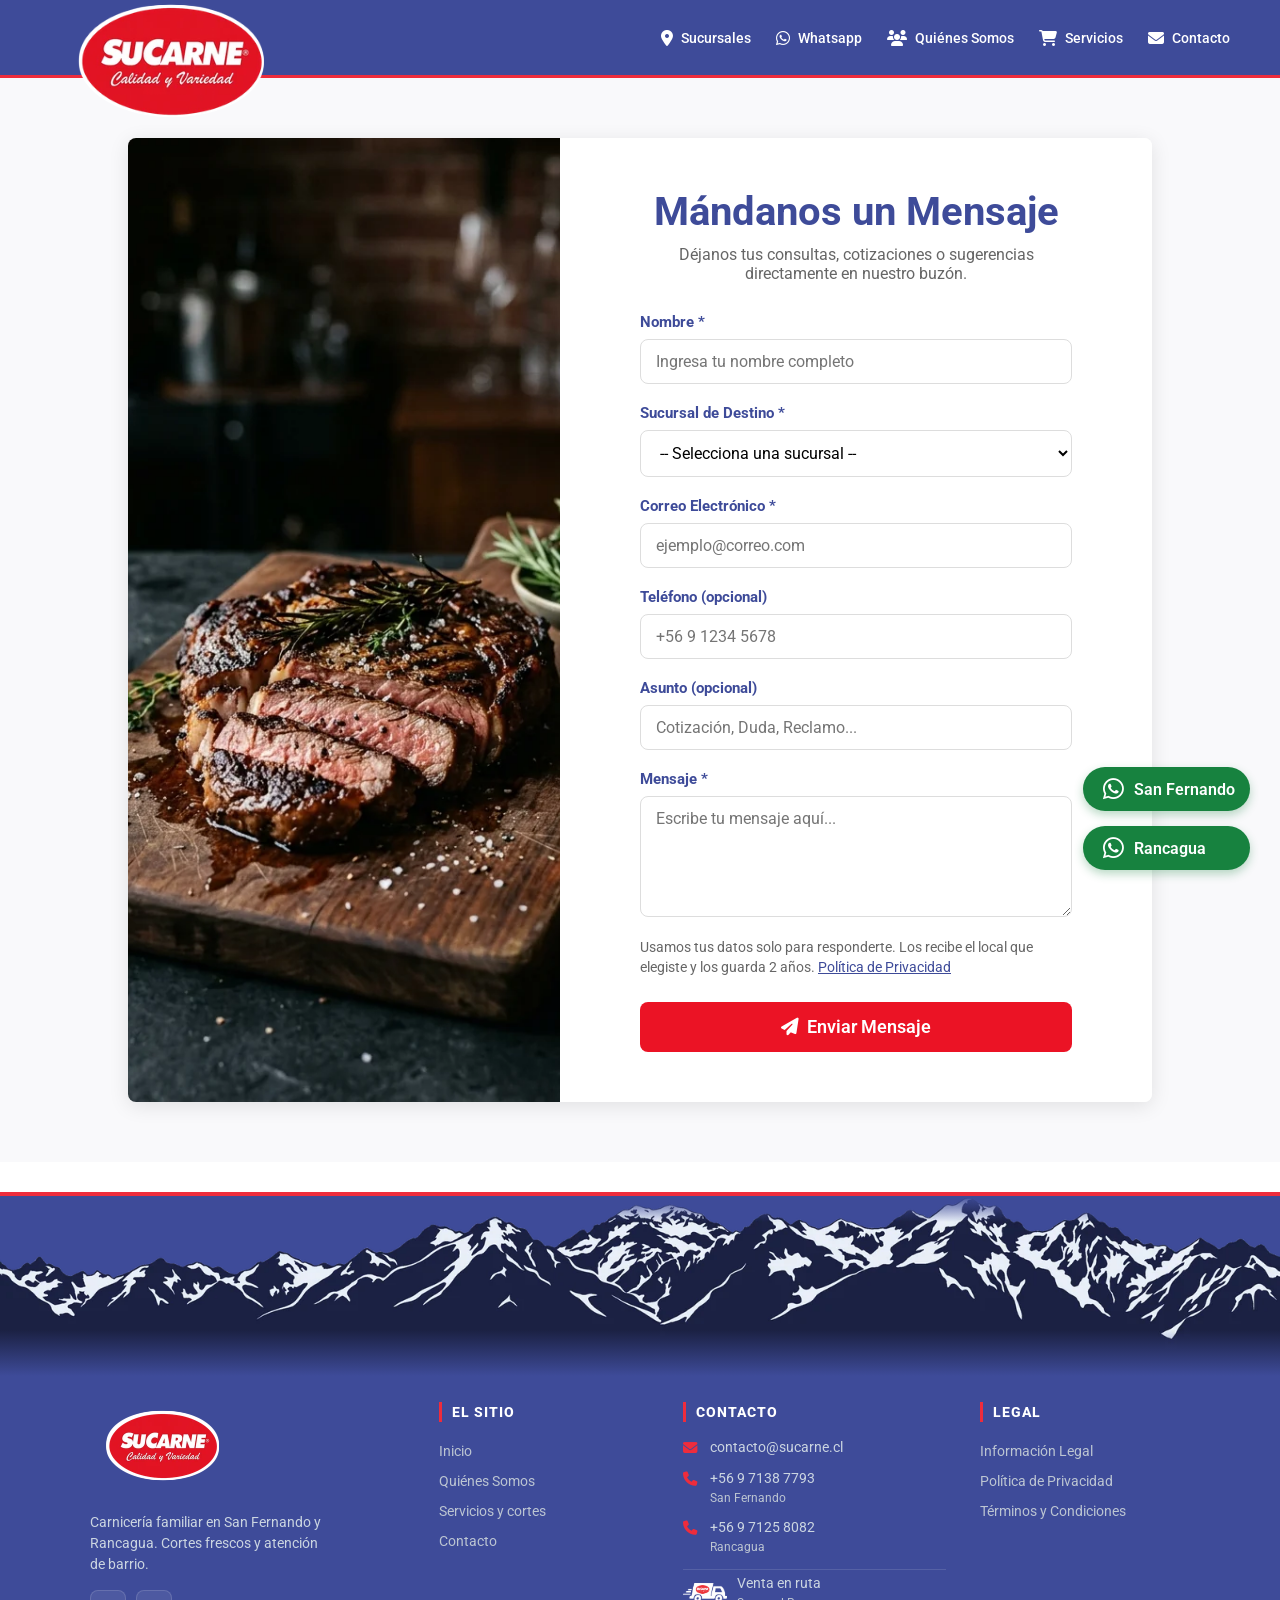
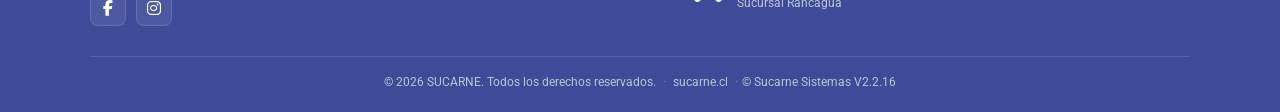
<file: pages/contacto.html>
﻿<!DOCTYPE html>
<html lang="es">

<head>
    <meta charset="UTF-8">
    <meta name="viewport" content="width=device-width, initial-scale=1.0">
    <title>Contacto | SUCARNE San Fernando y Rancagua</title>
    <!-- SEO -->
    <meta name="description" content="Contáctanos para cotizaciones, pedidos y consultas. Carnicería SUCARNE con sucursales en San Fernando y Rancagua. Atención también por WhatsApp.">
    <meta name="robots" content="index, follow">
    <link rel="canonical" href="https://sucarne.cl/pages/contacto.html">
    <!-- Open Graph -->
    <meta property="og:type" content="website">
    <meta property="og:title" content="Contacto | SUCARNE San Fernando y Rancagua">
    <meta property="og:description" content="Contáctanos para cotizaciones, pedidos y consultas. Carnicería SUCARNE con sucursales en San Fernando y Rancagua. Atención también por WhatsApp.">
    <meta property="og:url" content="https://sucarne.cl/pages/contacto.html">
    <meta property="og:image" content="https://sucarne.cl/assets/images/backgrounds/contacto_bg.webp">
    <meta property="og:locale" content="es_CL">
    <meta property="og:site_name" content="SUCARNE">
    <!-- Breadcrumbs (estructura para Google / sitelinks) -->
    <script type="application/ld+json">
    {
      "@context": "https://schema.org",
      "@type": "BreadcrumbList",
      "itemListElement": [
        { "@type": "ListItem", "position": 1, "name": "Inicio", "item": "https://sucarne.cl/" },
        { "@type": "ListItem", "position": 2, "name": "Contacto", "item": "https://sucarne.cl/pages/contacto.html" }
      ]
    }
    </script>
    <link rel="icon" href="../assets/favicon.ico" sizes="any">
    <link rel="apple-touch-icon" href="../assets/favicon-180.png">
    <!-- Google Fonts (asíncrono) -->
    <link rel="preconnect" href="https://fonts.googleapis.com">
    <link rel="preconnect" href="https://fonts.gstatic.com" crossorigin>
    <link rel="preconnect" href="https://cdnjs.cloudflare.com" crossorigin>
    <link rel="preload" href="https://fonts.googleapis.com/css2?family=Roboto:wght@300;400;700;900&display=swap" as="style" onload="this.onload=null;this.rel='stylesheet'">
    <noscript><link rel="stylesheet" href="https://fonts.googleapis.com/css2?family=Roboto:wght@300;400;700;900&display=swap"></noscript>
    <!-- Font Awesome (asíncrono) -->
    <link rel="preload" href="https://cdnjs.cloudflare.com/ajax/libs/font-awesome/6.4.0/css/all.min.css" as="style" onload="this.onload=null;this.rel='stylesheet'">
    <noscript><link rel="stylesheet" href="https://cdnjs.cloudflare.com/ajax/libs/font-awesome/6.4.0/css/all.min.css"></noscript>
    <!-- Custom CSS -->
    <!-- Estilos globales. Mantener este orden: define la cascada. -->
    <link rel="stylesheet" href="../css/modules/base.css?v=2.2.16">
    <link rel="stylesheet" href="../css/modules/home.css?v=2.2.16">
    <link rel="stylesheet" href="../css/modules/contact.css?v=2.2.16">
    <link rel="stylesheet" href="../css/modules/site-chrome.css?v=2.2.16">
    <link rel="stylesheet" href="../css/modules/enhancements.css?v=2.2.16">
    <link rel="stylesheet" href="../css/modules/responsive.css?v=2.2.16">
</head>

<body>
    <!-- Header superior azul -->
    <div id="site-header">
        <!-- Navegación estática para rastreadores. El header real lo inyecta
             header-loader.js, que reemplaza este div entero (outerHTML), así que
             esto desaparece en cuanto corre el JS y no se duplica nada. Existe
             porque Google no encontraba ningún enlace interno a estas páginas. -->
        <nav class="sr-only" aria-label="Mapa del sitio">
            <ul>
                <li><a href="../index.html">Inicio</a></li>
                <li><a href="./quienes-somos.html">Quiénes Somos</a></li>
                <li><a href="./servicios.html">Servicios</a></li>
                <li><a href="./contacto.html">Contacto</a></li>
                <li><a href="./legal.html">Información Legal</a></li>
                <li><a href="./politica-privacidad.html">Política de Privacidad</a></li>
                <li><a href="./terminos-condiciones.html">Términos y Condiciones</a></li>
            </ul>
        </nav>
    </div>

    <main id="contenido" tabindex="-1">

    <!-- Página de Contacto -->
    <section class="contact-section">
        <div class="contact-wrapper">
            <div class="contact-image" style="background-image: url('../assets/images/backgrounds/contacto_bg.webp');"></div>
            <div class="contact-card">
                <div class="contact-header">
                    <h1>Mándanos un Mensaje</h1>
                    <p>Déjanos tus consultas, cotizaciones o sugerencias directamente en nuestro buzón.</p>
                </div>
                
                <!-- Formulario Web3Forms - Solo necesitas tu access key -->
                <form action="https://api.web3forms.com/submit" method="POST" class="contact-form" id="contactForm">
                    <!-- Access key Web3Forms (se asigna según sucursal) -->
                    <input type="hidden" name="access_key" id="accessKey" value="">

                    <!-- Nombre del remitente en correo -->
                    <input type="hidden" name="from_name" value="SUCARNE Web">

                    <!-- Metadata para identificar sucursal en el correo -->
                    <input type="hidden" name="Sucursal destino" id="emailDestino" value="">

                    <!-- Asunto dinámico según sucursal -->
                    <input type="hidden" name="subject" id="subjectHidden" value="Nuevo contacto - SUCARNE">

                    <!-- Protección antispam básica recomendada por Web3Forms -->
                    <input type="checkbox" name="botcheck" tabindex="-1" autocomplete="off" style="display: none;">

                    <div class="form-group">
                        <label for="nombre">Nombre *</label>
                        <input type="text" id="nombre" autocomplete="name" name="Nombre" placeholder="Ingresa tu nombre completo" required>
                    </div>

                    <div class="form-group">
                        <label for="sucursal">Sucursal de Destino *</label>
                        <select id="sucursal" name="Sucursal" required onchange="actualizarEmail()">
                            <option value="">-- Selecciona una sucursal --</option>
                            <option value="san_fernando">Sucursal San Fernando</option>
                            <option value="rancagua">Sucursal Rancagua</option>
                        </select>
                    </div>

                    <div class="form-group">
                        <label for="correo">Correo Electrónico *</label>
                        <input type="email" id="correo" autocomplete="email" name="replyto" placeholder="ejemplo@correo.com" required>
                    </div>

                    <div class="form-group">
                        <label for="telefono">Teléfono (opcional)</label>
                        <input type="tel" id="telefono" autocomplete="tel" name="Teléfono" placeholder="+56 9 1234 5678">
                    </div>

                    <div class="form-group">
                        <label for="asunto">Asunto (opcional)</label>
                        <input type="text" id="asunto" name="Asunto" placeholder="Cotización, Duda, Reclamo...">
                    </div>

                    <div class="form-group">
                        <label for="mensaje">Mensaje *</label>
                        <textarea id="mensaje" name="Mensaje" rows="5" placeholder="Escribe tu mensaje aquí..." required></textarea>
                    </div>

                    <!-- Aviso de la Ley 21.719: se informa al momento de pedir los datos -->
                    <p class="form-aviso-datos" style="font-size: 0.85rem; color: var(--c-text-light); line-height: 1.5; margin: 0 0 14px;">
                        Usamos tus datos solo para responderte. Los recibe el local que elegiste y los guarda 2 años.
                        <a href="politica-privacidad.html" style="color: var(--c-darkblue); text-decoration: underline;">Política de Privacidad</a>
                    </p>
                    <button type="submit" class="btn btn-red btn-submit" id="submitBtn">
                        <i class="fa-solid fa-paper-plane" aria-hidden="true"></i> Enviar Mensaje
                    </button>

                    <div id="formStatus" role="status" aria-live="polite" style="margin-top: 15px; text-align: center; display: none;"></div>
                </form>

                <script>
                    // IMPORTANTE:
                    // Crea 2 access keys en Web3Forms (una por correo destino) y pégalas aquí.
                    const CONFIG_SUCURSAL = {
                        san_fernando: {
                            label: 'Sucursal San Fernando',
                            accessKey: '95e7727a-7aa7-42b0-815c-f98c2514c362'
                        },
                        rancagua: {
                            label: 'Sucursal Rancagua',
                            accessKey: '7f813968-fdcb-423d-aef4-485a241dd75e'
                        }
                    };

                    function actualizarEmail() {
                        const sucursal = document.getElementById('sucursal').value;
                        const emailField = document.getElementById('emailDestino');
                        const accessKeyField = document.getElementById('accessKey');
                        const subjectHidden = document.getElementById('subjectHidden');

                        if (sucursal && CONFIG_SUCURSAL[sucursal]) {
                            const cfg = CONFIG_SUCURSAL[sucursal];
                            emailField.value = cfg.label;
                            accessKeyField.value = cfg.accessKey;
                            subjectHidden.value = `Nuevo contacto web - ${sucursal === 'san_fernando' ? 'Sucursal San Fernando' : 'Sucursal Rancagua'}`;
                        } else {
                            emailField.value = '';
                            accessKeyField.value = '';
                            subjectHidden.value = 'Nuevo contacto web - SUCARNE';
                        }
                    }

                    const contactForm = document.getElementById('contactForm');
                    const formStatus = document.getElementById('formStatus');
                    const submitBtn = document.getElementById('submitBtn');
                    const submitBtnContent = submitBtn.innerHTML;

                    function mostrarEstado(mensaje, tipo = 'error') {
                        const paragraph = document.createElement('p');
                        const icon = document.createElement('i');
                        icon.className = tipo === 'error'
                            ? 'fa-solid fa-exclamation-circle'
                            : 'fa-solid fa-circle-check';
                        paragraph.style.color = tipo === 'error' ? '#b91c1c' : '#15803d';
                        paragraph.append(icon, document.createTextNode(` ${mensaje}`));
                        formStatus.replaceChildren(paragraph);
                        formStatus.style.display = 'block';
                    }

                    contactForm.addEventListener('submit', async function(e) {
                        e.preventDefault();

                        const sucursal = document.getElementById('sucursal').value;
                        const emailDestino = document.getElementById('emailDestino').value;
                        const accessKey = document.getElementById('accessKey').value;
                        const asuntoUsuario = document.getElementById('asunto').value.trim();
                        const subjectHidden = document.getElementById('subjectHidden');

                        if (!sucursal || !emailDestino || !accessKey || accessKey.includes('ACCESS_KEY_')) {
                            mostrarEstado('Selecciona una sucursal válida antes de enviar.');
                            return;
                        }

                        const nombreSucursal = sucursal === 'san_fernando'
                            ? 'Sucursal San Fernando'
                            : 'Sucursal Rancagua';
                        subjectHidden.value = `Nuevo contacto web - ${nombreSucursal}${asuntoUsuario ? ` | ${asuntoUsuario}` : ''}`;

                        submitBtn.innerHTML = '<i class="fa-solid fa-spinner fa-spin" aria-hidden="true"></i> Enviando...';
                        submitBtn.disabled = true;
                        formStatus.style.display = 'none';

                        const controller = new AbortController();
                        const timeoutId = setTimeout(() => controller.abort(), 15000);

                        try {
                            const formData = Object.fromEntries(new FormData(contactForm));
                            const response = await fetch(contactForm.action, {
                                method: 'POST',
                                headers: {
                                    'Content-Type': 'application/json',
                                    'Accept': 'application/json'
                                },
                                body: JSON.stringify(formData),
                                signal: controller.signal
                            });

                            const result = await response.json().catch(() => ({}));
                            if (!response.ok || result.success !== true) {
                                throw new Error(result.message || `Web3Forms respondió con estado ${response.status}`);
                            }

                            sessionStorage.setItem('contacto_ok', '1');
                            window.location.assign(new URL('../gracias.html', window.location.href));
                        } catch (error) {
                            console.error('Error al enviar el formulario:', error);
                            const mensaje = error.name === 'AbortError'
                                ? 'El envío tardó demasiado. Revisa tu conexión e inténtalo nuevamente.'
                                : 'No pudimos enviar tu mensaje. Tus datos siguen en el formulario para que puedas reintentar.';
                            mostrarEstado(mensaje);
                        } finally {
                            clearTimeout(timeoutId);
                            submitBtn.innerHTML = submitBtnContent;
                            submitBtn.disabled = false;
                        }
                    });
                </script>
                </div>
            </div>
    </section>

        </main>

    <!-- Footer -->
    <div id="site-footer"></div>

    <!-- Flotantes Whatsapp Compartido -->
    <div class="wa-float-container">
        <a href="https://wa.me/56971387793" class="wa-float" target="_blank" rel="noopener noreferrer" aria-label="WhatsApp San Fernando">
            <i class="fa-brands fa-whatsapp" aria-hidden="true"></i> San Fernando
        </a>
        <a href="https://wa.me/56971258082" class="wa-float" target="_blank" rel="noopener noreferrer" aria-label="WhatsApp Rancagua">
            <i class="fa-brands fa-whatsapp" aria-hidden="true"></i> Rancagua
        </a>
    </div>

    <script src="../js/header-loader.js?v=2.2.16"></script>
    <script src="../js/footer-loader.js?v=2.2.16"></script>
    <script src="../js/script.js?v=2.2.16"></script>
</body>

</html>
</file>
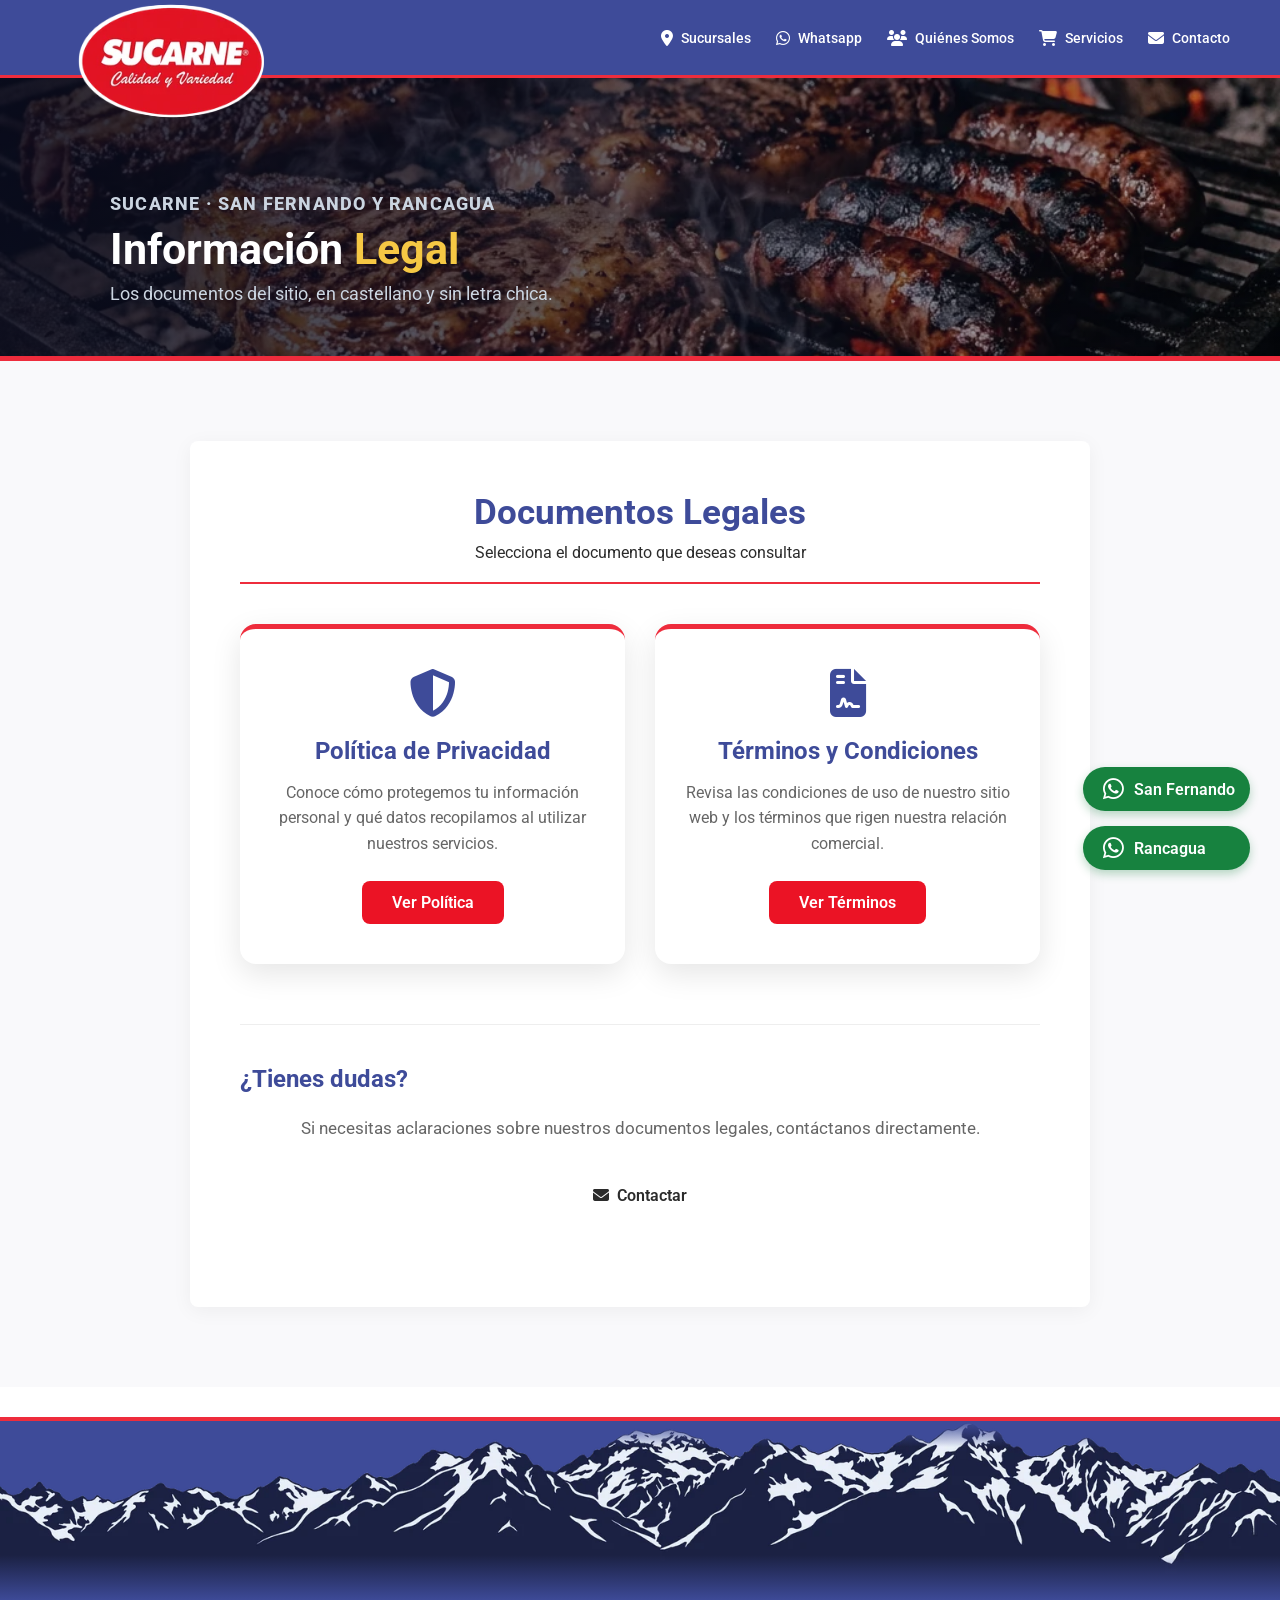
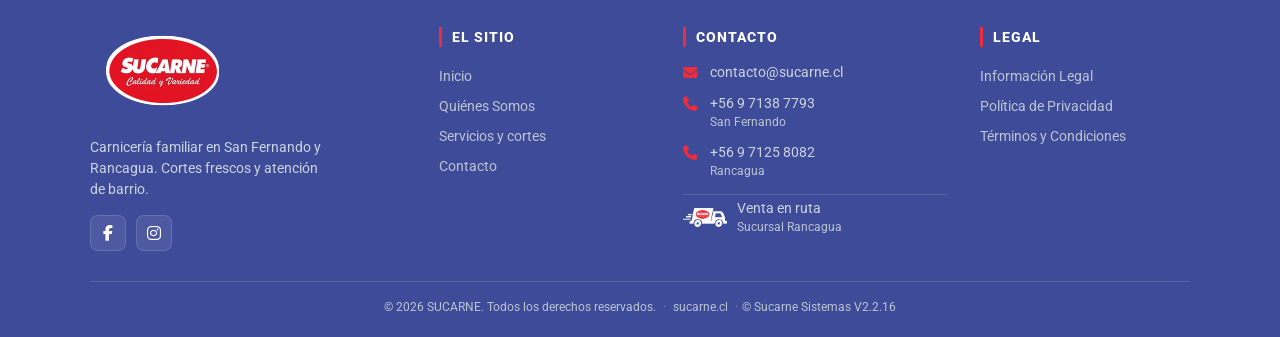
<file: pages/legal.html>
<!DOCTYPE html>
<html lang="es">

<head>
    <meta charset="UTF-8">
    <meta name="viewport" content="width=device-width, initial-scale=1.0">
    <title>Información Legal | SUCARNE Chile</title>
    <!-- SEO -->
    <meta name="description" content="Consulta la política de privacidad y los términos y condiciones de uso del sitio web de SUCARNE Chile.">
    <meta name="robots" content="index, follow">
    <link rel="canonical" href="https://sucarne.cl/pages/legal.html">
    <!-- Open Graph -->
    <meta property="og:type" content="website">
    <meta property="og:title" content="Información Legal | SUCARNE Chile">
    <meta property="og:description" content="Consulta la política de privacidad y los términos y condiciones de uso del sitio web de SUCARNE Chile.">
    <meta property="og:url" content="https://sucarne.cl/pages/legal.html">
    <meta property="og:image" content="https://sucarne.cl/assets/images/hero/asado_legal.webp">
    <meta property="og:locale" content="es_CL">
    <meta property="og:site_name" content="SUCARNE">
    <!-- Breadcrumbs (estructura para Google / sitelinks) -->
    <script type="application/ld+json">
    {
      "@context": "https://schema.org",
      "@type": "BreadcrumbList",
      "itemListElement": [
        { "@type": "ListItem", "position": 1, "name": "Inicio", "item": "https://sucarne.cl/" },
        { "@type": "ListItem", "position": 2, "name": "Información Legal", "item": "https://sucarne.cl/pages/legal.html" }
      ]
    }
    </script>
    <link rel="icon" href="../assets/favicon.ico" sizes="any">
    <link rel="apple-touch-icon" href="../assets/favicon-180.png">

    <!-- Google Fonts (asíncrono) -->
    <link rel="preconnect" href="https://fonts.googleapis.com">
    <link rel="preconnect" href="https://fonts.gstatic.com" crossorigin>
    <link rel="preconnect" href="https://cdnjs.cloudflare.com" crossorigin>
    <link rel="preload" href="https://fonts.googleapis.com/css2?family=Roboto:wght@300;400;700;900&display=swap" as="style" onload="this.onload=null;this.rel='stylesheet'">
    <noscript><link rel="stylesheet" href="https://fonts.googleapis.com/css2?family=Roboto:wght@300;400;700;900&display=swap"></noscript>

    <!-- FontAwesome (asíncrono) -->
    <link rel="preload" href="https://cdnjs.cloudflare.com/ajax/libs/font-awesome/6.4.0/css/all.min.css" as="style" onload="this.onload=null;this.rel='stylesheet'">
    <noscript><link rel="stylesheet" href="https://cdnjs.cloudflare.com/ajax/libs/font-awesome/6.4.0/css/all.min.css"></noscript>

    <!-- Estilos globales. Mantener este orden: define la cascada. -->
    <link rel="stylesheet" href="../css/modules/base.css?v=2.2.16">
    <link rel="stylesheet" href="../css/modules/home.css?v=2.2.16">
    <link rel="stylesheet" href="../css/modules/contact.css?v=2.2.16">
    <link rel="stylesheet" href="../css/modules/site-chrome.css?v=2.2.16">
    <link rel="stylesheet" href="../css/modules/enhancements.css?v=2.2.16">
    <link rel="stylesheet" href="../css/modules/responsive.css?v=2.2.16">
    <link rel="stylesheet" href="../css/pages/legal.css?v=2.2.16">
</head>

<body>

    <div id="site-header">
        <!-- Navegación estática para rastreadores. El header real lo inyecta
             header-loader.js, que reemplaza este div entero (outerHTML), así que
             esto desaparece en cuanto corre el JS y no se duplica nada. Existe
             porque Google no encontraba ningún enlace interno a estas páginas. -->
        <nav class="sr-only" aria-label="Mapa del sitio">
            <ul>
                <li><a href="../index.html">Inicio</a></li>
                <li><a href="./quienes-somos.html">Quiénes Somos</a></li>
                <li><a href="./servicios.html">Servicios</a></li>
                <li><a href="./contacto.html">Contacto</a></li>
                <li><a href="./legal.html">Información Legal</a></li>
                <li><a href="./politica-privacidad.html">Política de Privacidad</a></li>
                <li><a href="./terminos-condiciones.html">Términos y Condiciones</a></li>
            </ul>
        </nav>
    </div>

    <main id="contenido" tabindex="-1">
        <section class="banner-legal">
            <div class="container">
                <p class="legal-kicker">
                    SUCARNE · San Fernando y Rancagua</p>
                <h1>Información <span>Legal</span></h1>
                <p class="legal-bajada">Los documentos del sitio, en castellano y sin
                    letra chica.</p>
            </div>
        </section>

        <section class="legal-content">
            <div class="legal-container">
                <div class="legal-header">
                    <h2>Documentos Legales</h2>
                    <p>Selecciona el documento que deseas consultar</p>
                </div>

                <div class="legal-cards">
                    <div class="legal-card">
                        <i class="fa-solid fa-shield-halved" aria-hidden="true"></i>
                        <h2>Política de Privacidad</h2>
                        <p>Conoce cómo protegemos tu información personal y qué datos recopilamos al utilizar nuestros servicios.</p>
                        <a href="politica-privacidad.html" class="btn">Ver Política</a>
                    </div>

                    <div class="legal-card">
                        <i class="fa-solid fa-file-contract" aria-hidden="true"></i>
                        <h2>Términos y Condiciones</h2>
                        <p>Revisa las condiciones de uso de nuestro sitio web y los términos que rigen nuestra relación comercial.</p>
                        <a href="terminos-condiciones.html" class="btn">Ver Términos</a>
                    </div>
                </div>

                <div class="legal-section" style="margin-top: 60px; text-align: center; padding-top: 40px; border-top: 1px solid #eee;">
                    <h2>¿Tienes dudas?</h2>
                    <p style="color: var(--c-text-light);">Si necesitas aclaraciones sobre nuestros documentos legales, contáctanos directamente.</p>
                    <a href="contacto.html" class="btn" style="margin-top: 15px;">
                        <i class="fa-solid fa-envelope" aria-hidden="true"></i> Contactar
                    </a>
                </div>
            </div>
        </section>
    </main>

    <!-- Footer -->
    <div id="site-footer"></div>

    <div class="wa-float-container">
        <a href="https://wa.me/56971387793" class="wa-float" target="_blank" rel="noopener noreferrer">
            <i class="fa-brands fa-whatsapp" aria-hidden="true"></i><span>San Fernando</span>
        </a>
        <a href="https://wa.me/56971258082" class="wa-float" target="_blank" rel="noopener noreferrer">
            <i class="fa-brands fa-whatsapp" aria-hidden="true"></i><span>Rancagua</span>
        </a>
    </div>

    <script src="../js/header-loader.js?v=2.2.16"></script>
    <script src="../js/footer-loader.js?v=2.2.16"></script>
    <script src="../js/script.js?v=2.2.16"></script>
</body>
</html>
</file>
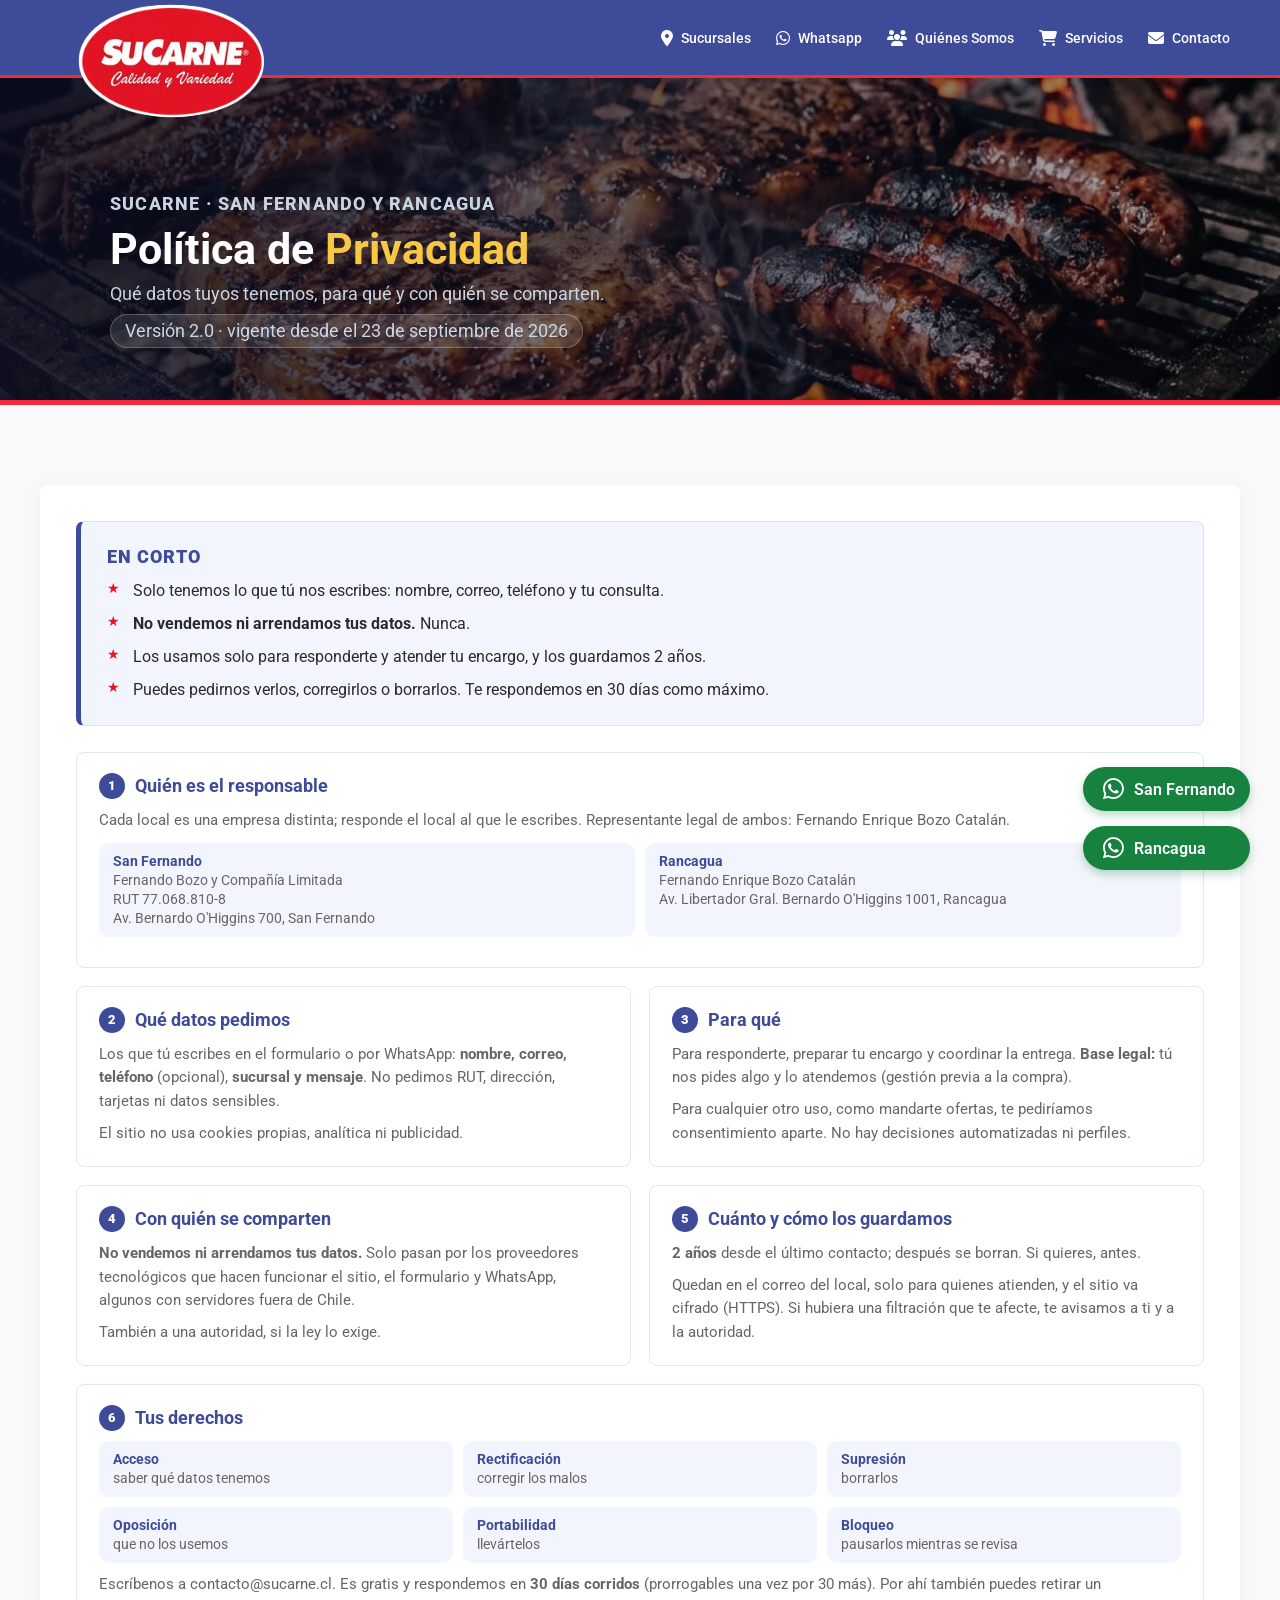
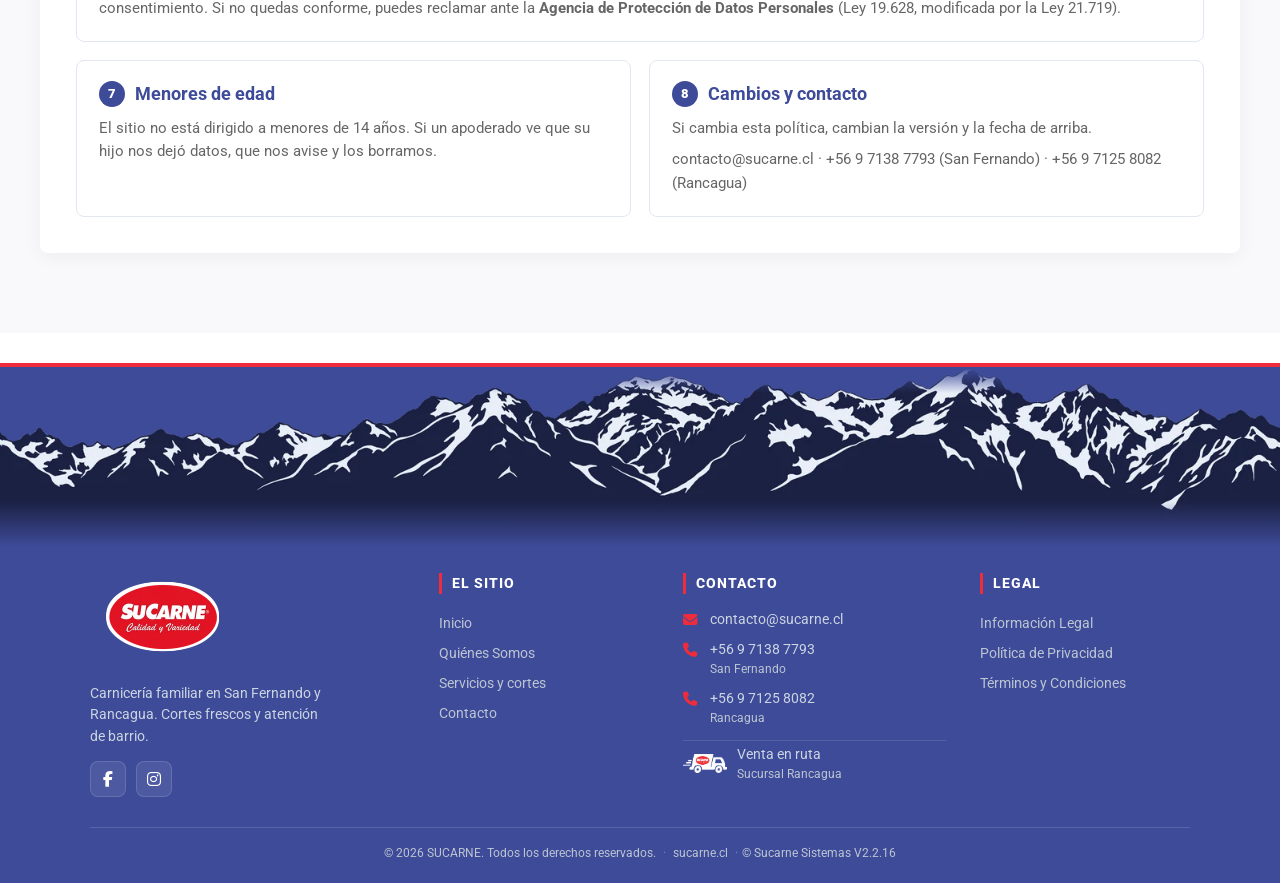
<file: pages/politica-privacidad.html>
<!DOCTYPE html>
<html lang="es">

<head>
    <meta charset="UTF-8">
    <meta name="viewport" content="width=device-width, initial-scale=1.0">
    <title>Política de Privacidad | SUCARNE Chile</title>
    <!-- SEO -->
    <meta name="description" content="Conoce cómo SUCARNE Chile protege tu información personal. Política de privacidad, uso de datos y tus derechos como usuario.">
    <meta name="robots" content="index, follow">
    <link rel="canonical" href="https://sucarne.cl/pages/politica-privacidad.html">
    <!-- Open Graph -->
    <meta property="og:type" content="website">
    <meta property="og:title" content="Política de Privacidad | SUCARNE Chile">
    <meta property="og:description" content="Conoce cómo SUCARNE Chile protege tu información personal. Política de privacidad, uso de datos y tus derechos como usuario.">
    <meta property="og:url" content="https://sucarne.cl/pages/politica-privacidad.html">
    <meta property="og:image" content="https://sucarne.cl/assets/images/hero/asado_legal.webp">
    <meta property="og:locale" content="es_CL">
    <meta property="og:site_name" content="SUCARNE">
    <!-- Breadcrumbs (estructura para Google / sitelinks) -->
    <script type="application/ld+json">
    {
      "@context": "https://schema.org",
      "@type": "BreadcrumbList",
      "itemListElement": [
        { "@type": "ListItem", "position": 1, "name": "Inicio", "item": "https://sucarne.cl/" },
        { "@type": "ListItem", "position": 2, "name": "Política de Privacidad", "item": "https://sucarne.cl/pages/politica-privacidad.html" }
      ]
    }
    </script>
    <link rel="icon" href="../assets/favicon.ico" sizes="any">
    <link rel="apple-touch-icon" href="../assets/favicon-180.png">

    <!-- Google Fonts (asíncrono) -->
    <link rel="preconnect" href="https://fonts.googleapis.com">
    <link rel="preconnect" href="https://fonts.gstatic.com" crossorigin>
    <link rel="preconnect" href="https://cdnjs.cloudflare.com" crossorigin>
    <link rel="preload" href="https://fonts.googleapis.com/css2?family=Roboto:wght@300;400;700;900&display=swap" as="style" onload="this.onload=null;this.rel='stylesheet'">
    <noscript><link rel="stylesheet" href="https://fonts.googleapis.com/css2?family=Roboto:wght@300;400;700;900&display=swap"></noscript>

    <!-- FontAwesome (asíncrono) -->
    <link rel="preload" href="https://cdnjs.cloudflare.com/ajax/libs/font-awesome/6.4.0/css/all.min.css" as="style" onload="this.onload=null;this.rel='stylesheet'">
    <noscript><link rel="stylesheet" href="https://cdnjs.cloudflare.com/ajax/libs/font-awesome/6.4.0/css/all.min.css"></noscript>

    <!-- Estilos globales. Mantener este orden: define la cascada. -->
    <link rel="stylesheet" href="../css/modules/base.css?v=2.2.16">
    <link rel="stylesheet" href="../css/modules/home.css?v=2.2.16">
    <link rel="stylesheet" href="../css/modules/contact.css?v=2.2.16">
    <link rel="stylesheet" href="../css/modules/site-chrome.css?v=2.2.16">
    <link rel="stylesheet" href="../css/modules/enhancements.css?v=2.2.16">
    <link rel="stylesheet" href="../css/modules/responsive.css?v=2.2.16">
    <link rel="stylesheet" href="../css/pages/legal.css?v=2.2.16">
</head>

<body>

    <div id="site-header">
        <!-- Navegación estática para rastreadores. El header real lo inyecta
             header-loader.js, que reemplaza este div entero (outerHTML), así que
             esto desaparece en cuanto corre el JS y no se duplica nada. Existe
             porque Google no encontraba ningún enlace interno a estas páginas. -->
        <nav class="sr-only" aria-label="Mapa del sitio">
            <ul>
                <li><a href="../index.html">Inicio</a></li>
                <li><a href="./quienes-somos.html">Quiénes Somos</a></li>
                <li><a href="./servicios.html">Servicios</a></li>
                <li><a href="./contacto.html">Contacto</a></li>
                <li><a href="./legal.html">Información Legal</a></li>
                <li><a href="./politica-privacidad.html">Política de Privacidad</a></li>
                <li><a href="./terminos-condiciones.html">Términos y Condiciones</a></li>
            </ul>
        </nav>
    </div>

    <main id="contenido" tabindex="-1">
        <section class="banner-legal">
            <div class="container">
                <p class="legal-kicker">
                    SUCARNE · San Fernando y Rancagua</p>
                <h1>Política de <span>Privacidad</span></h1>
                <p class="legal-bajada">Qué datos tuyos tenemos, para qué y con quién se comparten.</p>
                <p class="legal-fecha">Versión 2.0 · vigente desde el 23 de septiembre de 2026</p>
            </div>
        </section>

        <section class="legal-content">
            <div class="legal-container legal-container--ancha">
                <div class="legal-resumen">
                    <h2>En corto</h2>
                    <ul>
                        <li>Solo tenemos lo que tú nos escribes: nombre, correo, teléfono y tu consulta.</li>
                        <li><strong>No vendemos ni arrendamos tus datos.</strong> Nunca.</li>
                        <li>Los usamos solo para responderte y atender tu encargo, y los guardamos 2 años.</li>
                        <li>Puedes pedirnos verlos, corregirlos o borrarlos. Te respondemos en 30 días como máximo.</li>
                    </ul>
                </div>

                <div class="pp-grid">
                    <div class="legal-section pp-card pp-card--ancha" id="sec-1">
                        <h2><span class="legal-n">1</span>Quién es el responsable</h2>
                        <p>Cada local es una empresa distinta; responde el local al que le escribes. Representante legal de ambos: Fernando Enrique Bozo Catalán.</p>
                        <div class="pp-empresas">
                            <div>
                                <strong>San Fernando</strong>
                                <span>Fernando Bozo y Compañía Limitada</span>
                                <span>RUT 77.068.810-8</span>
                                <span>Av. Bernardo O'Higgins 700, San Fernando</span>
                            </div>
                            <div>
                                <strong>Rancagua</strong>
                                <span>Fernando Enrique Bozo Catalán</span>
                                <span>Av. Libertador Gral. Bernardo O'Higgins 1001, Rancagua</span>
                            </div>
                        </div>
                    </div>

                    <div class="legal-section pp-card" id="sec-2">
                        <h2><span class="legal-n">2</span>Qué datos pedimos</h2>
                        <p>Los que tú escribes en el formulario o por WhatsApp: <strong>nombre, correo, teléfono</strong> (opcional), <strong>sucursal y mensaje</strong>. No pedimos RUT, dirección, tarjetas ni datos sensibles.</p>
                        <p>El sitio no usa cookies propias, analítica ni publicidad.</p>
                    </div>

                    <div class="legal-section pp-card" id="sec-3">
                        <h2><span class="legal-n">3</span>Para qué</h2>
                        <p>Para responderte, preparar tu encargo y coordinar la entrega. <strong>Base legal:</strong> tú nos pides algo y lo atendemos (gestión previa a la compra).</p>
                        <p>Para cualquier otro uso, como mandarte ofertas, te pediríamos consentimiento aparte. No hay decisiones automatizadas ni perfiles.</p>
                    </div>

                    <div class="legal-section pp-card" id="sec-4">
                        <h2><span class="legal-n">4</span>Con quién se comparten</h2>
                        <p><strong>No vendemos ni arrendamos tus datos.</strong> Solo pasan por los proveedores tecnológicos que hacen funcionar el sitio, el formulario y WhatsApp, algunos con servidores fuera de Chile.</p>
                        <p>También a una autoridad, si la ley lo exige.</p>
                    </div>

                    <div class="legal-section pp-card" id="sec-5">
                        <h2><span class="legal-n">5</span>Cuánto y cómo los guardamos</h2>
                        <p><strong>2 años</strong> desde el último contacto; después se borran. Si quieres, antes.</p>
                        <p>Quedan en el correo del local, solo para quienes atienden, y el sitio va cifrado (HTTPS). Si hubiera una filtración que te afecte, te avisamos a ti y a la autoridad.</p>
                    </div>

                    <div class="legal-section pp-card pp-card--ancha" id="sec-6">
                        <h2><span class="legal-n">6</span>Tus derechos</h2>
                        <div class="pp-derechos">
                            <div><strong>Acceso</strong><span>saber qué datos tenemos</span></div>
                            <div><strong>Rectificación</strong><span>corregir los malos</span></div>
                            <div><strong>Supresión</strong><span>borrarlos</span></div>
                            <div><strong>Oposición</strong><span>que no los usemos</span></div>
                            <div><strong>Portabilidad</strong><span>llevártelos</span></div>
                            <div><strong>Bloqueo</strong><span>pausarlos mientras se revisa</span></div>
                        </div>
                        <p>Escríbenos a <a href="mailto:contacto@sucarne.cl">contacto@sucarne.cl</a>. Es gratis y respondemos en <strong>30 días corridos</strong> (prorrogables una vez por 30 más). Por ahí también puedes retirar un consentimiento. Si no quedas conforme, puedes reclamar ante la <strong>Agencia de Protección de Datos Personales</strong> (Ley 19.628, modificada por la Ley 21.719).</p>
                    </div>

                    <div class="legal-section pp-card" id="sec-7">
                        <h2><span class="legal-n">7</span>Menores de edad</h2>
                        <p>El sitio no está dirigido a menores de 14 años. Si un apoderado ve que su hijo nos dejó datos, que nos avise y los borramos.</p>
                    </div>

                    <div class="legal-section pp-card" id="sec-8">
                        <h2><span class="legal-n">8</span>Cambios y contacto</h2>
                        <p>Si cambia esta política, cambian la versión y la fecha de arriba.</p>
                        <p><a href="mailto:contacto@sucarne.cl">contacto@sucarne.cl</a> · +56 9 7138 7793 (San Fernando) · +56 9 7125 8082 (Rancagua)</p>
                    </div>
                </div>
            </div>
        </section>
    </main>

    <!-- Footer -->
    <div id="site-footer"></div>

    <div class="wa-float-container">
        <a href="https://wa.me/56971387793" class="wa-float" target="_blank" rel="noopener noreferrer">
            <i class="fa-brands fa-whatsapp" aria-hidden="true"></i><span>San Fernando</span>
        </a>
        <a href="https://wa.me/56971258082" class="wa-float" target="_blank" rel="noopener noreferrer">
            <i class="fa-brands fa-whatsapp" aria-hidden="true"></i><span>Rancagua</span>
        </a>
    </div>

    <script src="../js/header-loader.js?v=2.2.16"></script>
    <script src="../js/footer-loader.js?v=2.2.16"></script>
    <script src="../js/script.js?v=2.2.16"></script>
</body>
</html>
</file>
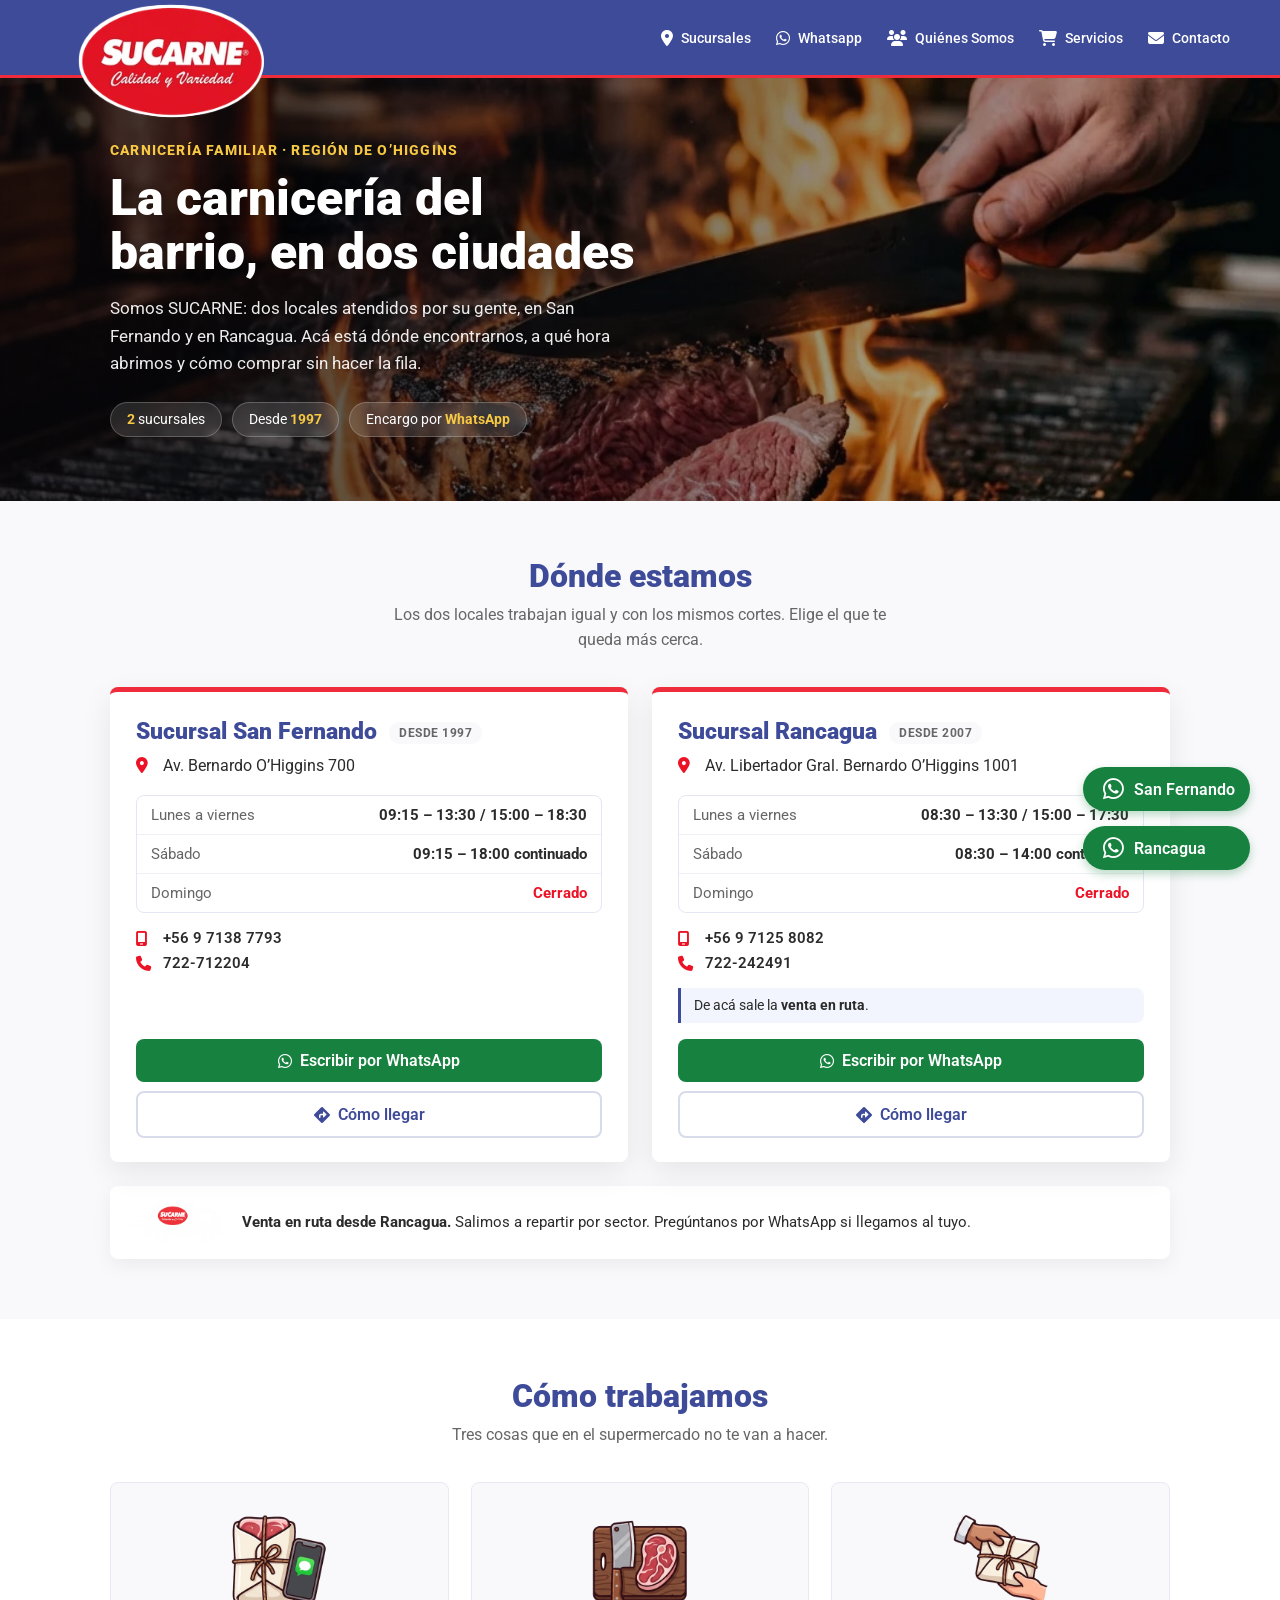
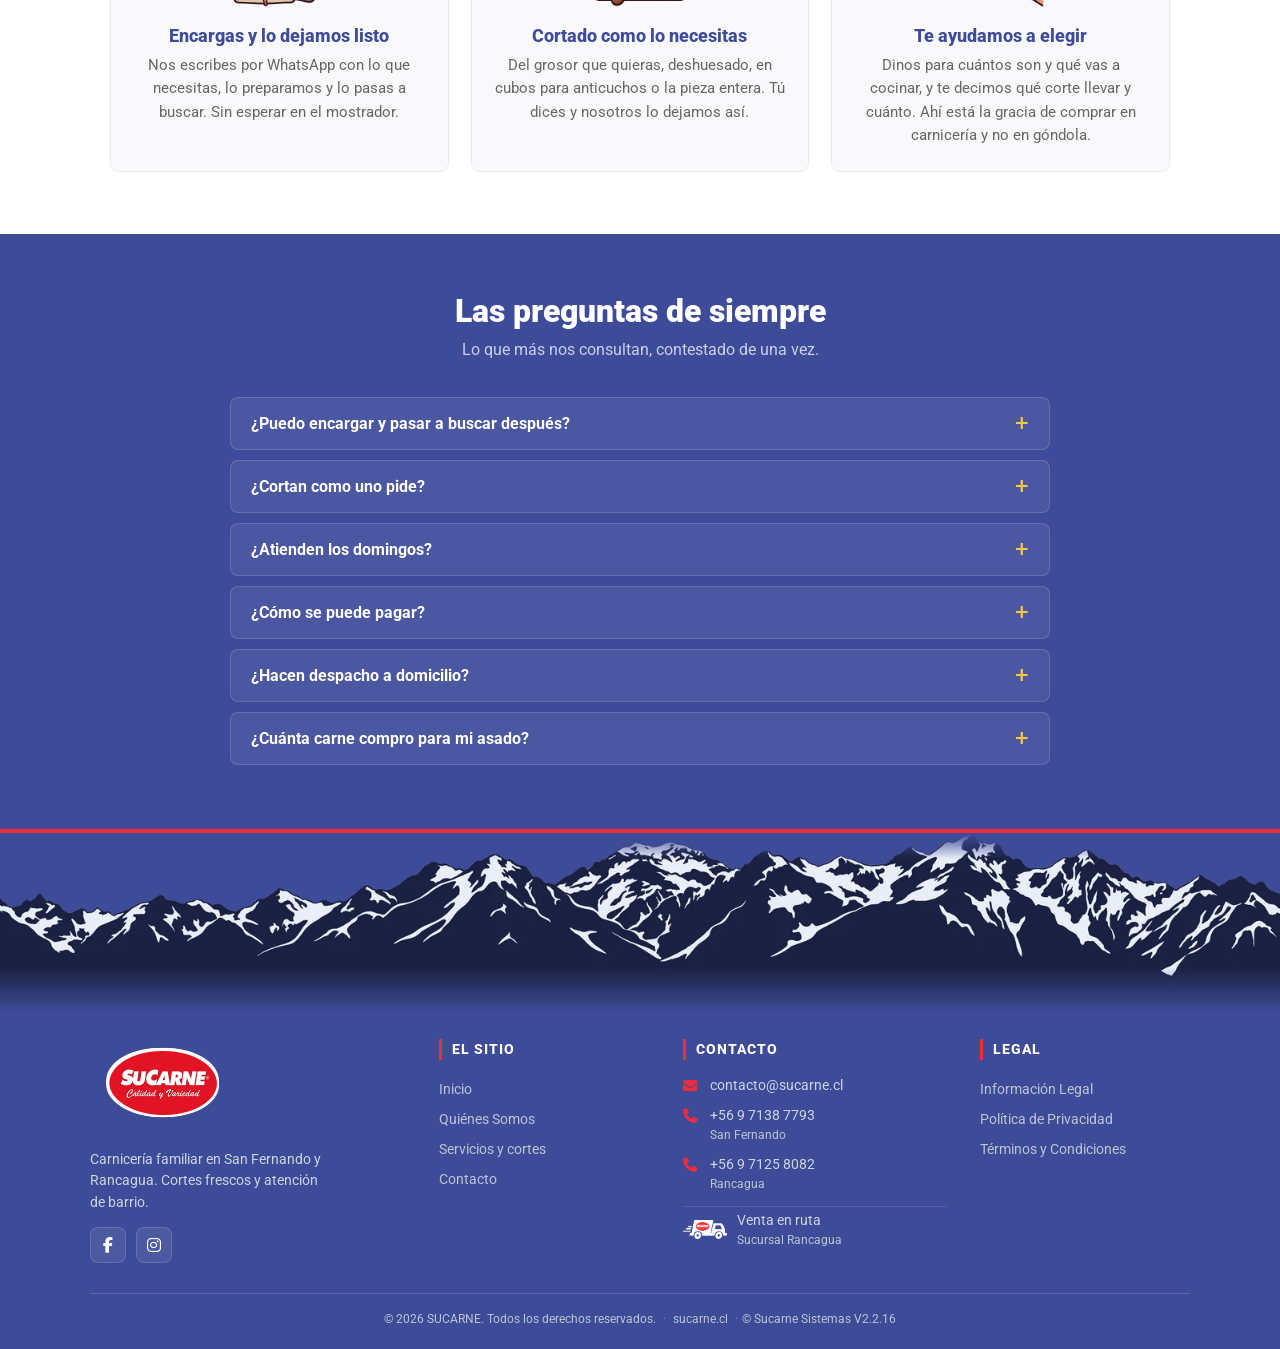
<file: pages/quienes-somos.html>
﻿<!DOCTYPE html>
<html lang="es">

<head>
    <meta charset="UTF-8">
    <meta name="viewport" content="width=device-width, initial-scale=1.0">
    <title>Quiénes Somos | SUCARNE - Carnicería San Fernando y Rancagua</title>
    <!-- SEO -->
    <meta name="description" content="Conoce la historia de SUCARNE, empresa familiar dedicada a ofrecer carnes premium en San Fernando y Rancagua. Calidad, frescura y sabor en cada corte.">
    <meta name="robots" content="index, follow">
    <link rel="canonical" href="https://sucarne.cl/pages/quienes-somos.html">
    <!-- Open Graph -->
    <meta property="og:type" content="website">
    <meta property="og:title" content="Quiénes Somos | SUCARNE - Carnicería San Fernando y Rancagua">
    <meta property="og:description" content="Conoce la historia de SUCARNE, empresa familiar dedicada a ofrecer carnes premium en San Fernando y Rancagua. Calidad, frescura y sabor en cada corte.">
    <meta property="og:url" content="https://sucarne.cl/pages/quienes-somos.html">
    <meta property="og:image" content="https://sucarne.cl/assets/images/backgrounds/quienes_somos.webp">
    <meta property="og:locale" content="es_CL">
    <meta property="og:site_name" content="SUCARNE">
    <!-- Breadcrumbs (estructura para Google / sitelinks) -->
    <script type="application/ld+json">
    {
      "@context": "https://schema.org",
      "@type": "BreadcrumbList",
      "itemListElement": [
        { "@type": "ListItem", "position": 1, "name": "Inicio", "item": "https://sucarne.cl/" },
        { "@type": "ListItem", "position": 2, "name": "Quiénes Somos", "item": "https://sucarne.cl/pages/quienes-somos.html" }
      ]
    }
    </script>
    <link rel="icon" href="../assets/favicon.ico" sizes="any">
    <link rel="apple-touch-icon" href="../assets/favicon-180.png">
    <link rel="preconnect" href="https://fonts.googleapis.com">
    <link rel="preconnect" href="https://fonts.gstatic.com" crossorigin>
    <link rel="preconnect" href="https://cdnjs.cloudflare.com" crossorigin>
    <link rel="preload" href="https://fonts.googleapis.com/css2?family=Roboto:wght@300;400;700;900&display=swap" as="style" onload="this.onload=null;this.rel='stylesheet'">
    <noscript><link rel="stylesheet" href="https://fonts.googleapis.com/css2?family=Roboto:wght@300;400;700;900&display=swap"></noscript>
    <link rel="preload" href="https://cdnjs.cloudflare.com/ajax/libs/font-awesome/6.4.0/css/all.min.css" as="style" onload="this.onload=null;this.rel='stylesheet'">
    <noscript><link rel="stylesheet" href="https://cdnjs.cloudflare.com/ajax/libs/font-awesome/6.4.0/css/all.min.css"></noscript>
    <!-- Estilos globales. Mantener este orden: define la cascada. -->
    <link rel="stylesheet" href="../css/modules/base.css?v=2.2.16">
    <link rel="stylesheet" href="../css/modules/home.css?v=2.2.16">
    <link rel="stylesheet" href="../css/modules/contact.css?v=2.2.16">
    <link rel="stylesheet" href="../css/modules/site-chrome.css?v=2.2.16">
    <link rel="stylesheet" href="../css/modules/enhancements.css?v=2.2.16">
    <link rel="stylesheet" href="../css/modules/responsive.css?v=2.2.16">
    <link rel="stylesheet" href="../css/pages/quienes-somos.css?v=2.2.16">

    <script type="application/ld+json">
{
        "@context": "https://schema.org",
        "@type": "FAQPage",
        "mainEntity": [
                {
                        "@type": "Question",
                        "name": "¿Puedo encargar y pasar a buscar después?",
                        "acceptedAnswer": {
                                "@type": "Answer",
                                "text": "Sí, y es la forma más cómoda de comprar con nosotros. Escríbenos por WhatsApp a la sucursal que te queda, dinos qué llevas y a qué hora pasas, y lo dejamos preparado. Para fin de semana largo conviene avisar con días."
                        }
                },
                {
                        "@type": "Question",
                        "name": "¿Cortan como uno pide?",
                        "acceptedAnswer": {
                                "@type": "Answer",
                                "text": "Sí. Del grosor que quieras, deshuesado, en cubos para anticuchos o la pieza entera. Si no sabes cómo pedirlo, dinos qué vas a cocinar y nosotros te decimos cómo conviene cortarlo."
                        }
                },
                {
                        "@type": "Question",
                        "name": "¿Atienden los domingos?",
                        "acceptedAnswer": {
                                "@type": "Answer",
                                "text": "No. Los dos locales cierran domingo. El sábado San Fernando atiende de 09:15 a 18:00 continuado y Rancagua de 08:30 a 14:00 continuado."
                        }
                },
                {
                        "@type": "Question",
                        "name": "¿Cómo se puede pagar?",
                        "acceptedAnswer": {
                                "@type": "Answer",
                                "text": "Efectivo, débito, crédito y tarjetas de prepago, en las dos sucursales."
                        }
                },
                {
                        "@type": "Question",
                        "name": "¿Hacen despacho a domicilio?",
                        "acceptedAnswer": {
                                "@type": "Answer",
                                "text": "Desde Rancagua salimos con venta en ruta. Si necesitas que te lleguemos a ti, pregúntanos por WhatsApp y te decimos si alcanzamos a tu sector y qué día pasamos."
                        }
                },
                {
                        "@type": "Question",
                        "name": "¿Cuánta carne compro para mi asado?",
                        "acceptedAnswer": {
                                "@type": "Answer",
                                "text": "Como referencia, 400 a 500 g de carne por adulto y la mitad por niño. Para no sacar la cuenta a mano, la"
                        }
                }
        ]
}
    </script>
</head>

<body>
    <!-- Header -->
    <div id="site-header">
        <!-- Navegación estática para rastreadores. El header real lo inyecta
             header-loader.js, que reemplaza este div entero (outerHTML), así que
             esto desaparece en cuanto corre el JS y no se duplica nada. Existe
             porque Google no encontraba ningún enlace interno a estas páginas. -->
        <nav class="sr-only" aria-label="Mapa del sitio">
            <ul>
                <li><a href="../index.html">Inicio</a></li>
                <li><a href="./quienes-somos.html">Quiénes Somos</a></li>
                <li><a href="./servicios.html">Servicios</a></li>
                <li><a href="./contacto.html">Contacto</a></li>
                <li><a href="./legal.html">Información Legal</a></li>
                <li><a href="./politica-privacidad.html">Política de Privacidad</a></li>
                <li><a href="./terminos-condiciones.html">Términos y Condiciones</a></li>
            </ul>
        </nav>
    </div>

    <main id="contenido" tabindex="-1">

    <!-- Hero: los mismos datos que uno va a buscar, arriba y de una -->
    <div class="qs-hero">
        <div class="qs-hero-inner">
            <p class="qs-hero-kicker">
                Carnicería familiar · Región de O’Higgins</p>
            <h1>La carnicería del<br>barrio, en dos ciudades</h1>
            <p class="qs-hero-bajada">Somos SUCARNE: dos locales atendidos por su gente, en
                San Fernando y en Rancagua. Acá está dónde encontrarnos, a qué hora abrimos
                y cómo comprar sin hacer la fila.</p>
            <div class="qs-hero-datos">
                <span><strong>2</strong> sucursales</span>
                <span>Desde <strong>1997</strong></span>
                <span>Encargo por <strong>WhatsApp</strong></span>
            </div>
        </div>
    </div>

    <!-- Las dos sucursales, con los datos de verdad -->
    <section class="qs-locales">
        <div class="container">
            <div class="qs-cabecera">
                <h2>Dónde estamos</h2>
                <p>Los dos locales trabajan igual y con los mismos cortes. Elige el que te
                    queda más cerca.</p>
            </div>
            <div class="qs-locales-grid">
                    <article class="qs-loc">
                        <h3>Sucursal San Fernando <span class="qs-loc-anio">desde 1997</span></h3>
                        <p class="qs-loc-dir">
                            <i class="fa-solid fa-location-dot" aria-hidden="true"></i>
                            Av. Bernardo O’Higgins 700
                        </p>
                        <div class="qs-loc-horas">
                            <div class="qs-loc-fila"><span>Lunes a viernes</span><strong>09:15 – 13:30 / 15:00 – 18:30</strong></div>
                            <div class="qs-loc-fila"><span>Sábado</span><strong>09:15 – 18:00 continuado</strong></div>
                            <div class="qs-loc-fila"><span>Domingo</span><strong>Cerrado</strong></div>
                        </div>
                        <ul class="qs-loc-fonos">
                            <li><i class="fa-solid fa-mobile-screen" aria-hidden="true"></i>
                                <a href="tel:+56971387793">+56 9 7138 7793</a></li>
                            <li><i class="fa-solid fa-phone" aria-hidden="true"></i>
                                <a href="tel:+56722712204">722-712204</a></li>
                        </ul>
                        <div class="qs-loc-botones">
                            <a class="btn btn-green" href="https://wa.me/56971387793" target="_blank" rel="noopener noreferrer">
                                <i class="fa-brands fa-whatsapp" aria-hidden="true"></i> Escribir por WhatsApp
                            </a>
                            <a class="btn btn-outline" href="https://maps.app.goo.gl/2DNTScbfBVTwKooi7" target="_blank" rel="noopener noreferrer">
                                <i class="fa-solid fa-diamond-turn-right" aria-hidden="true"></i> Cómo llegar
                            </a>
                        </div>
                    </article>
                    <article class="qs-loc">
                        <h3>Sucursal Rancagua <span class="qs-loc-anio">desde 2007</span></h3>
                        <p class="qs-loc-dir">
                            <i class="fa-solid fa-location-dot" aria-hidden="true"></i>
                            Av. Libertador Gral. Bernardo O’Higgins 1001
                        </p>
                        <div class="qs-loc-horas">
                            <div class="qs-loc-fila"><span>Lunes a viernes</span><strong>08:30 – 13:30 / 15:00 – 17:30</strong></div>
                            <div class="qs-loc-fila"><span>Sábado</span><strong>08:30 – 14:00 continuado</strong></div>
                            <div class="qs-loc-fila"><span>Domingo</span><strong>Cerrado</strong></div>
                        </div>
                        <ul class="qs-loc-fonos">
                            <li><i class="fa-solid fa-mobile-screen" aria-hidden="true"></i>
                                <a href="tel:+56971258082">+56 9 7125 8082</a></li>
                            <li><i class="fa-solid fa-phone" aria-hidden="true"></i>
                                <a href="tel:+56722242491">722-242491</a></li>
                        </ul>
                        <p class="qs-loc-extra">De acá sale la <strong>venta en ruta</strong>.</p>
                        <div class="qs-loc-botones">
                            <a class="btn btn-green" href="https://wa.me/56971258082" target="_blank" rel="noopener noreferrer">
                                <i class="fa-brands fa-whatsapp" aria-hidden="true"></i> Escribir por WhatsApp
                            </a>
                            <a class="btn btn-outline" href="https://maps.google.com/?cid=16705500384689321683" target="_blank" rel="noopener noreferrer">
                                <i class="fa-solid fa-diamond-turn-right" aria-hidden="true"></i> Cómo llegar
                            </a>
                        </div>
                    </article>
            </div>
            <p class="qs-ruta">
                <img src="../assets/images/truck-delivery.webp" alt="" width="2073" height="880" loading="lazy" decoding="async">
                <span><strong>Venta en ruta desde Rancagua.</strong> Salimos a repartir por
                    sector. Pregúntanos por WhatsApp si llegamos al tuyo.</span>
            </p>
        </div>
    </section>

    <!-- Como se compra acá -->
    <section class="qs-como">
        <div class="container">
            <div class="qs-cabecera">
                <h2>Cómo trabajamos</h2>
                <p>Tres cosas que en el supermercado no te van a hacer.</p>
            </div>
            <div class="qs-como-grid">
                    <article class="qs-como-card">
                        <img src="../assets/images/servicios/encargo.webp" alt="" width="280" height="280" loading="lazy" decoding="async">
                        <h3>Encargas y lo dejamos listo</h3>
                        <p>Nos escribes por WhatsApp con lo que necesitas, lo preparamos y lo pasas a buscar. Sin esperar en el mostrador.</p>
                    </article>
                    <article class="qs-como-card">
                        <img src="../assets/images/servicios/cortado.webp" alt="" width="280" height="280" loading="lazy" decoding="async">
                        <h3>Cortado como lo necesitas</h3>
                        <p>Del grosor que quieras, deshuesado, en cubos para anticuchos o la pieza entera. Tú dices y nosotros lo dejamos así.</p>
                    </article>
                    <article class="qs-como-card">
                        <img src="../assets/images/servicios/atencion.webp" alt="" width="280" height="280" loading="lazy" decoding="async">
                        <h3>Te ayudamos a elegir</h3>
                        <p>Dinos para cuántos son y qué vas a cocinar, y te decimos qué corte llevar y cuánto. Ahí está la gracia de comprar en carnicería y no en góndola.</p>
                    </article>
            </div>
        </div>
    </section>

    <!-- Las preguntas que llegan por WhatsApp todas las semanas -->
    <section class="qs-faq">
        <div class="container">
            <div class="qs-cabecera qs-cabecera--claro">
                <h2>Las preguntas de siempre</h2>
                <p>Lo que más nos consultan, contestado de una vez.</p>
            </div>
            <div class="qs-faq-lista">
                    <details class="qs-faq-item">
                        <summary>¿Puedo encargar y pasar a buscar después?</summary>
                        <div class="qs-faq-r"><p>Sí, y es la forma más cómoda de comprar con nosotros. Escríbenos por WhatsApp a la sucursal que te queda, dinos qué llevas y a qué hora pasas, y lo dejamos preparado. Para fin de semana largo conviene avisar con días.</p></div>
                    </details>
                    <details class="qs-faq-item">
                        <summary>¿Cortan como uno pide?</summary>
                        <div class="qs-faq-r"><p>Sí. Del grosor que quieras, deshuesado, en cubos para anticuchos o la pieza entera. Si no sabes cómo pedirlo, dinos qué vas a cocinar y nosotros te decimos cómo conviene cortarlo.</p></div>
                    </details>
                    <details class="qs-faq-item">
                        <summary>¿Atienden los domingos?</summary>
                        <div class="qs-faq-r"><p>No. Los dos locales cierran domingo. El sábado San Fernando atiende de 09:15 a 18:00 continuado y Rancagua de 08:30 a 14:00 continuado.</p></div>
                    </details>
                    <details class="qs-faq-item">
                        <summary>¿Cómo se puede pagar?</summary>
                        <div class="qs-faq-r"><p>Efectivo, débito, crédito y tarjetas de prepago, en las dos sucursales.</p></div>
                    </details>
                    <details class="qs-faq-item">
                        <summary>¿Hacen despacho a domicilio?</summary>
                        <div class="qs-faq-r"><p>Desde Rancagua salimos con <strong>venta en ruta</strong>. Si necesitas que te lleguemos a ti, pregúntanos por WhatsApp y te decimos si alcanzamos a tu sector y qué día pasamos.</p></div>
                    </details>
                    <details class="qs-faq-item">
                        <summary>¿Cuánta carne compro para mi asado?</summary>
                        <div class="qs-faq-r"><p>Como referencia, 400 a 500 g de carne por adulto y la mitad por niño. Para no sacar la cuenta a mano, la <a href="../index.html#calc">calculadora de la portada</a> te lo dice y te arma el pedido por WhatsApp; y si la duda es qué corte llevar, está la <a href="./servicios.html#guia">guía de 26 cortes</a>.</p></div>
                    </details>
            </div>
        </div>
    </section>

        </main>

    <!-- Footer -->
    <div id="site-footer"></div>

    <!-- WhatsApp flotante -->
    <div class="wa-float-container">
        <a href="https://wa.me/56971387793" class="wa-float" target="_blank" rel="noopener noreferrer">
            <i class="fa-brands fa-whatsapp" aria-hidden="true"></i>
            <span>San Fernando</span>
        </a>
        <a href="https://wa.me/56971258082" class="wa-float" target="_blank" rel="noopener noreferrer">
            <i class="fa-brands fa-whatsapp" aria-hidden="true"></i>
            <span>Rancagua</span>
        </a>
    </div>

    <script src="../js/header-loader.js?v=2.2.16"></script>
    <script src="../js/footer-loader.js?v=2.2.16"></script>
    <script src="../js/script.js?v=2.2.16"></script>
</body>
</html>
</file>
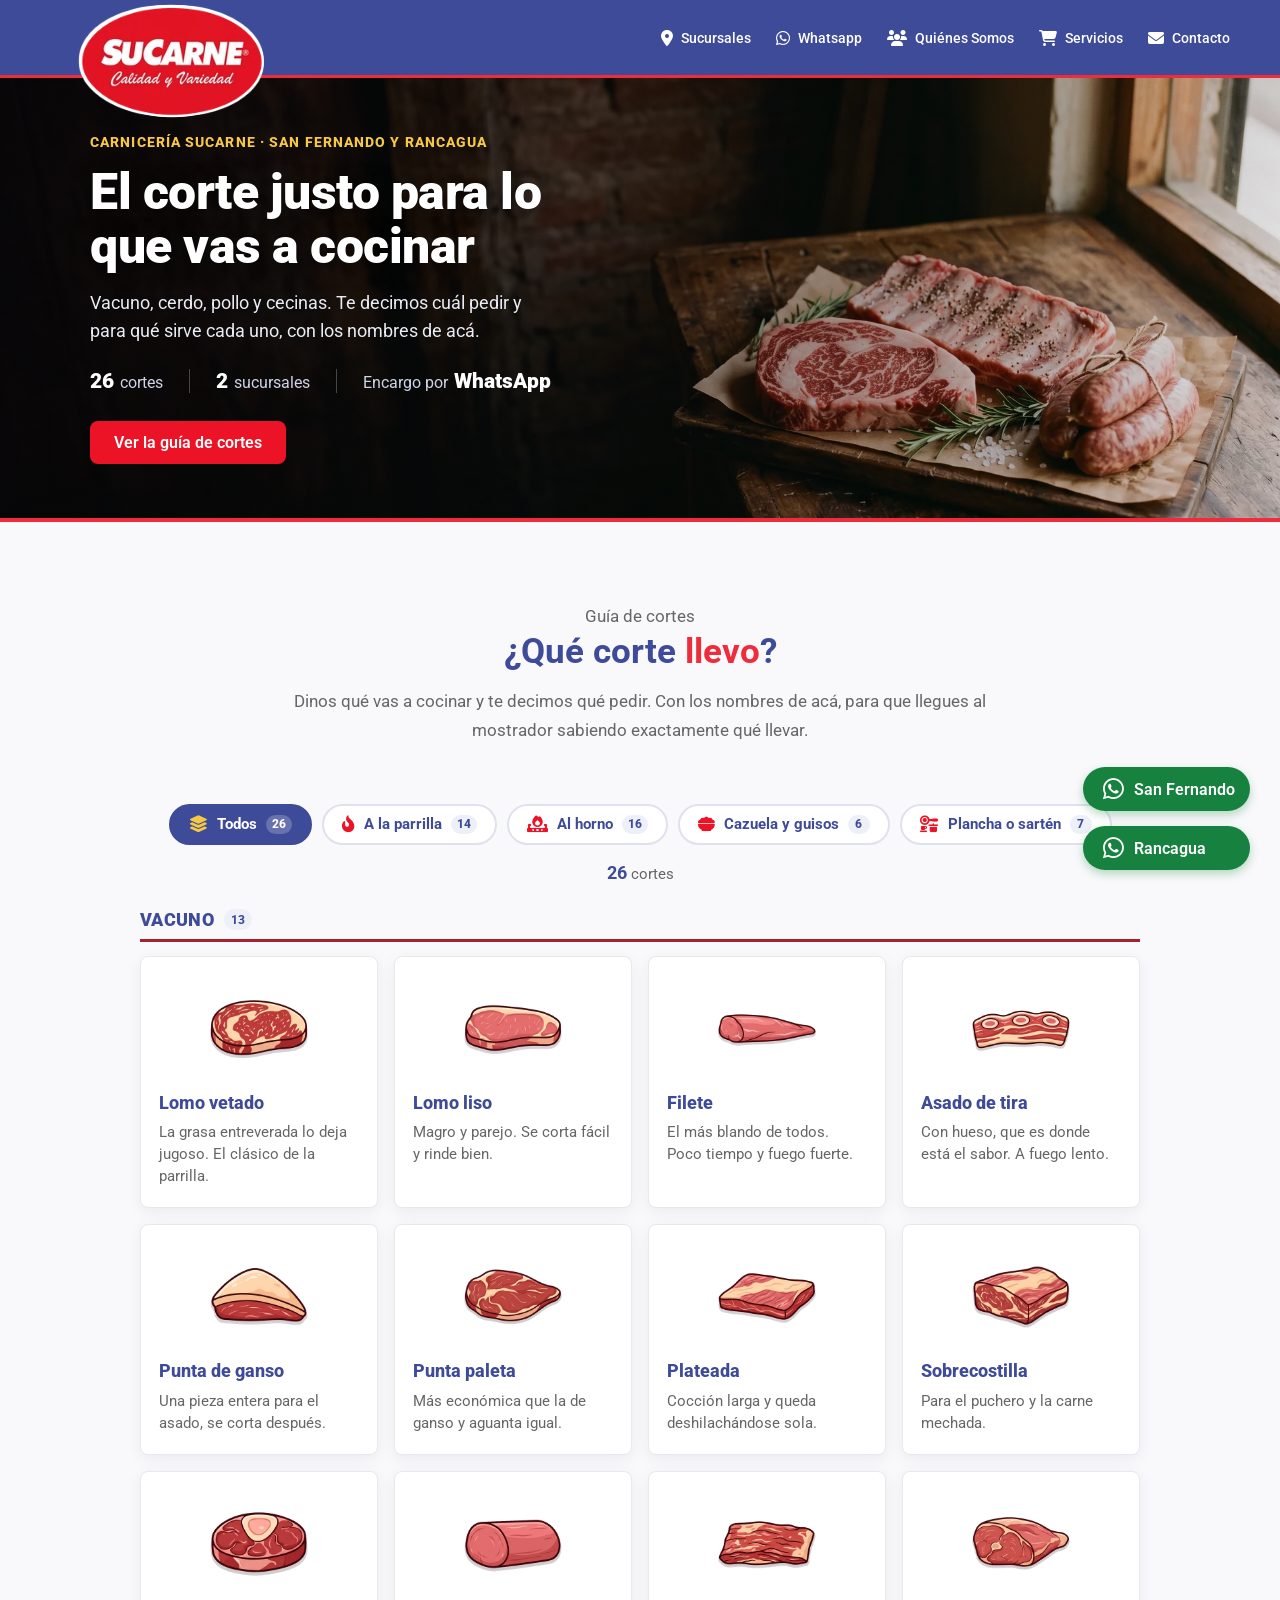
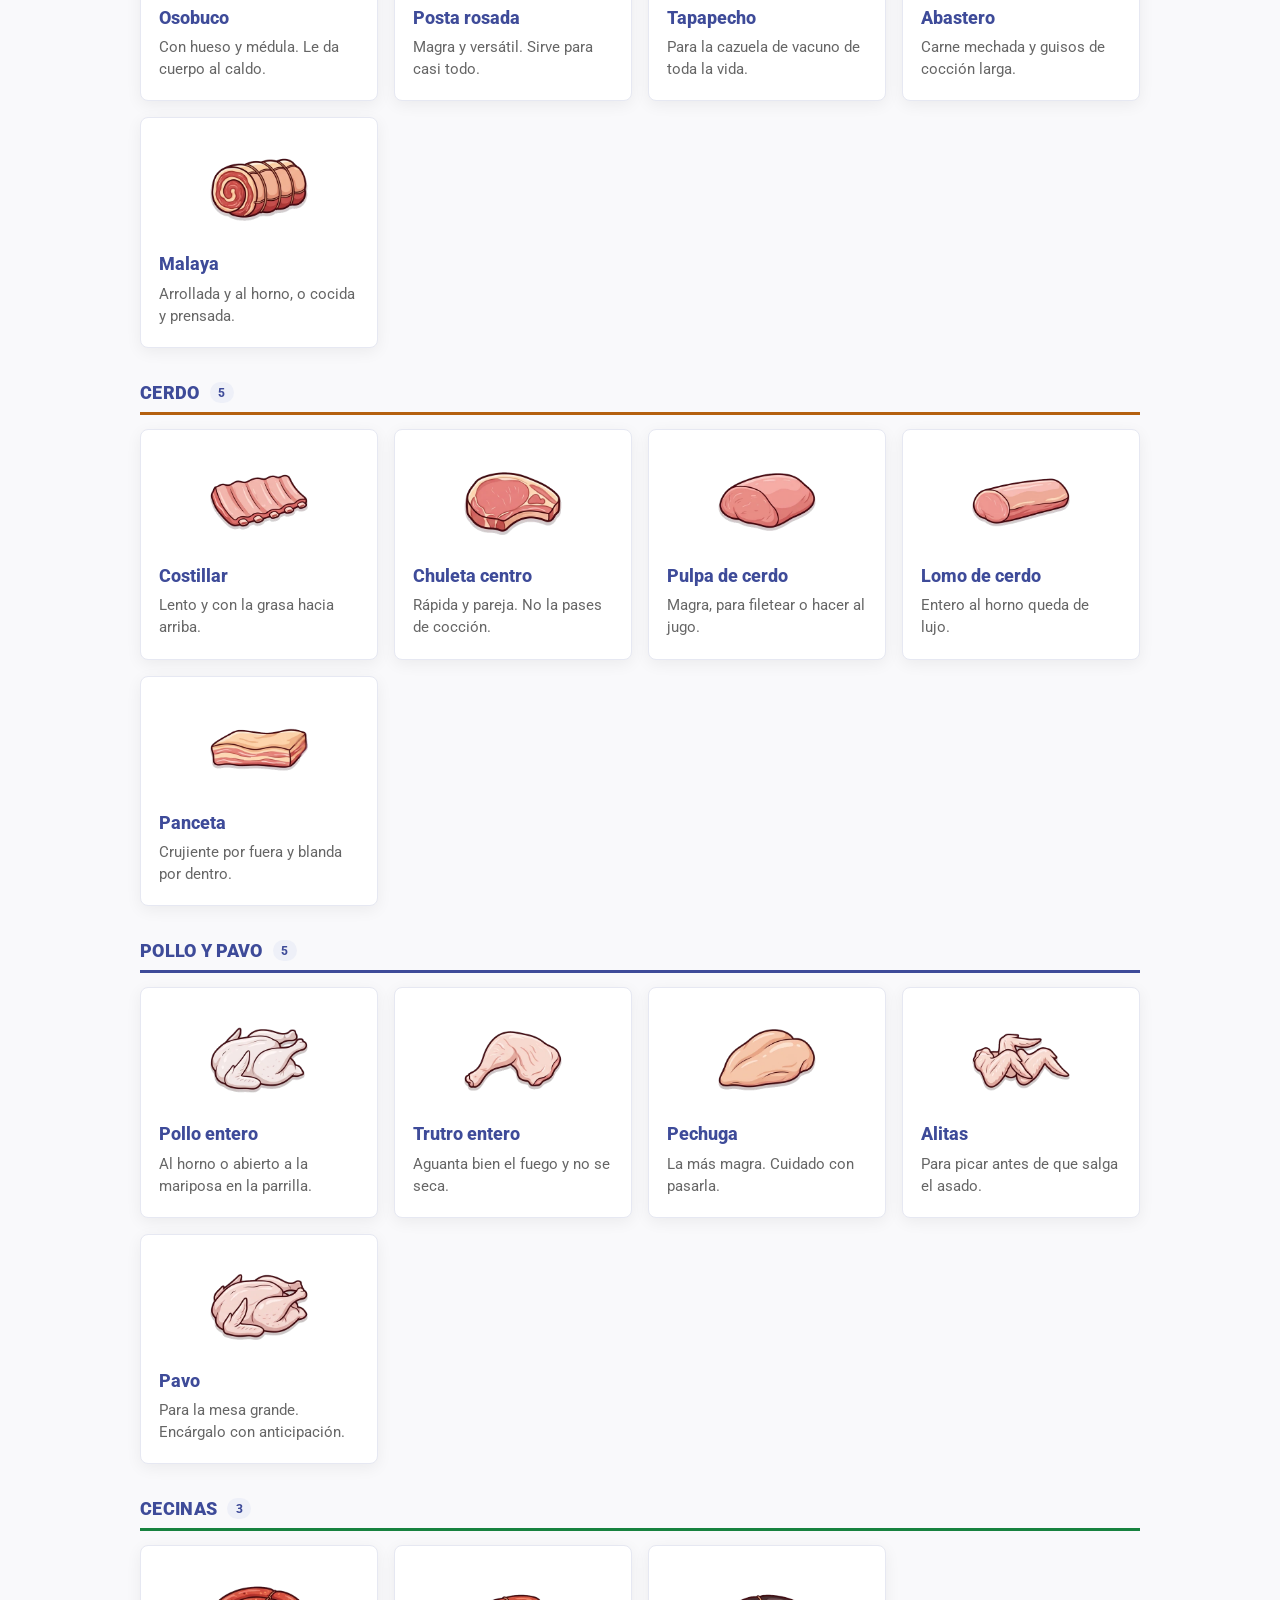
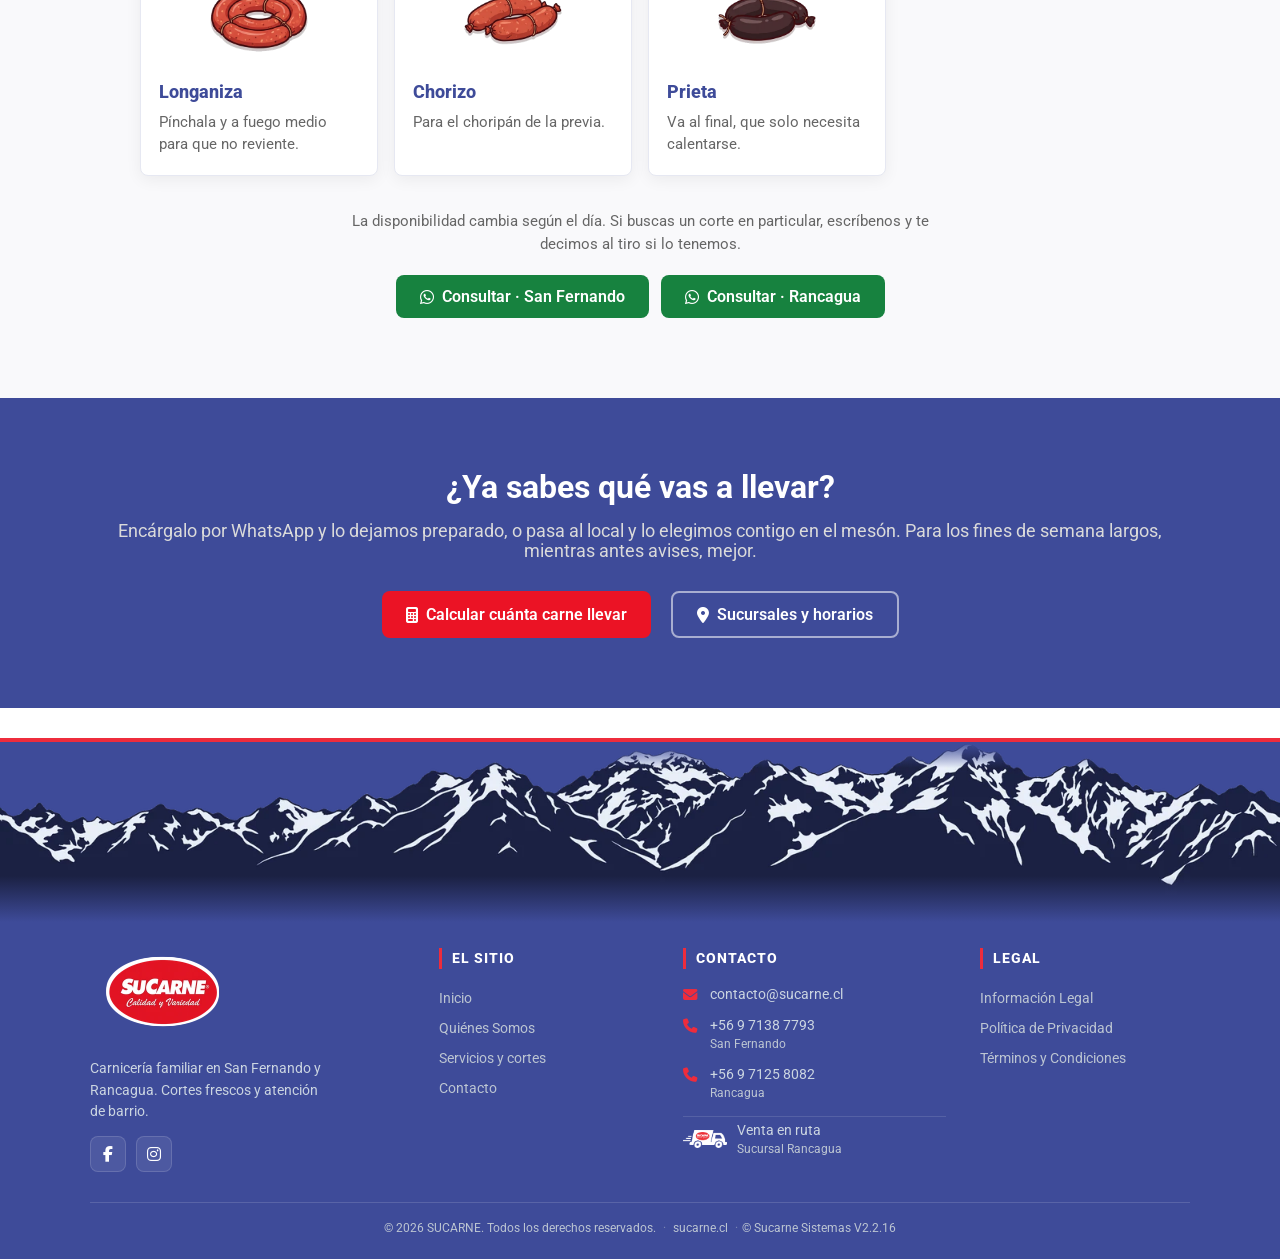
<file: pages/servicios.html>
﻿<!DOCTYPE html>
<html lang="es">

<head>
    <meta charset="UTF-8">
    <meta name="viewport" content="width=device-width, initial-scale=1.0">
    <title>Servicios y Productos | SUCARNE - Carnes Premium Chile</title>
    <!-- SEO -->
    <meta name="description" content="Descubre los productos y servicios de SUCARNE: cortes especiales de vacuno, cerdo, aves, cecinas y más. Calidad premium en San Fernando y Rancagua.">
    <meta name="robots" content="index, follow">
    <link rel="canonical" href="https://sucarne.cl/pages/servicios.html">
    <!-- Open Graph -->
    <meta property="og:type" content="website">
    <meta property="og:title" content="Servicios y Productos | SUCARNE - Carnes Premium Chile">
    <meta property="og:description" content="Descubre los productos y servicios de SUCARNE: cortes especiales de vacuno, cerdo, aves, cecinas y más. Calidad premium en San Fernando y Rancagua.">
    <meta property="og:url" content="https://sucarne.cl/pages/servicios.html">
    <meta property="og:image" content="https://sucarne.cl/assets/images/backgrounds/fondo_asado_productos.webp">
    <meta property="og:locale" content="es_CL">
    <meta property="og:site_name" content="SUCARNE">
    <!-- Breadcrumbs (estructura para Google / sitelinks) -->
    <script type="application/ld+json">
    {
      "@context": "https://schema.org",
      "@type": "BreadcrumbList",
      "itemListElement": [
        { "@type": "ListItem", "position": 1, "name": "Inicio", "item": "https://sucarne.cl/" },
        { "@type": "ListItem", "position": 2, "name": "Servicios y Productos", "item": "https://sucarne.cl/pages/servicios.html" }
      ]
    }
    </script>
    <link rel="icon" href="../assets/favicon.ico" sizes="any">
    <link rel="apple-touch-icon" href="../assets/favicon-180.png">
    <link rel="preconnect" href="https://fonts.googleapis.com">
    <link rel="preconnect" href="https://fonts.gstatic.com" crossorigin>
    <link rel="preconnect" href="https://cdnjs.cloudflare.com" crossorigin>
    <link rel="preload" href="https://fonts.googleapis.com/css2?family=Roboto:wght@300;400;700;900&display=swap" as="style" onload="this.onload=null;this.rel='stylesheet'">
    <noscript><link rel="stylesheet" href="https://fonts.googleapis.com/css2?family=Roboto:wght@300;400;700;900&display=swap"></noscript>
    <link rel="preload" href="https://cdnjs.cloudflare.com/ajax/libs/font-awesome/6.4.0/css/all.min.css" as="style" onload="this.onload=null;this.rel='stylesheet'">
    <noscript><link rel="stylesheet" href="https://cdnjs.cloudflare.com/ajax/libs/font-awesome/6.4.0/css/all.min.css"></noscript>
    <!-- Estilos globales. Mantener este orden: define la cascada. -->
    <link rel="stylesheet" href="../css/modules/base.css?v=2.2.16">
    <link rel="stylesheet" href="../css/modules/home.css?v=2.2.16">
    <link rel="stylesheet" href="../css/modules/contact.css?v=2.2.16">
    <link rel="stylesheet" href="../css/modules/site-chrome.css?v=2.2.16">
    <link rel="stylesheet" href="../css/modules/enhancements.css?v=2.2.16">
    <link rel="stylesheet" href="../css/modules/responsive.css?v=2.2.16">
    <link rel="stylesheet" href="../css/modules/guia-cortes.css?v=2.2.16">
    <link rel="stylesheet" href="../css/pages/servicios.css?v=2.2.16">
</head>

<body>
    <!-- Header -->
    <div id="site-header">
        <!-- Navegación estática para rastreadores. El header real lo inyecta
             header-loader.js, que reemplaza este div entero (outerHTML), así que
             esto desaparece en cuanto corre el JS y no se duplica nada. Existe
             porque Google no encontraba ningún enlace interno a estas páginas. -->
        <nav class="sr-only" aria-label="Mapa del sitio">
            <ul>
                <li><a href="../index.html">Inicio</a></li>
                <li><a href="./quienes-somos.html">Quiénes Somos</a></li>
                <li><a href="./servicios.html">Servicios</a></li>
                <li><a href="./contacto.html">Contacto</a></li>
                <li><a href="./legal.html">Información Legal</a></li>
                <li><a href="./politica-privacidad.html">Política de Privacidad</a></li>
                <li><a href="./terminos-condiciones.html">Términos y Condiciones</a></li>
            </ul>
        </nav>
    </div>

    <main id="contenido" tabindex="-1">

    <!-- Hero -->
    <div class="srv-hero">
        <div class="srv-hero-inner">
            <p class="srv-hero-kicker">
                
                Carnicería SUCARNE · San Fernando y Rancagua
            </p>
            <h1>El corte justo para lo<br>que vas a cocinar</h1>
            <p class="srv-hero-bajada">Vacuno, cerdo, pollo y cecinas. Te decimos cuál pedir
                y para qué sirve cada uno, con los nombres de acá.</p>
            <div class="srv-hero-datos">
                <span><strong>26</strong> cortes</span>
                <span><strong>2</strong> sucursales</span>
                <span>Encargo por <strong>WhatsApp</strong></span>
            </div>
            <a href="#guia" class="btn btn-red srv-hero-btn">Ver la guía de cortes</a>
        </div>
    </div>

    <!-- Servicios -->
    <section class="srv-section" id="guia">
        <div class="container">
            <div class="srv-intro">
                <p class="srv-kicker">Guía de cortes</p>
                    <h2>¿Qué corte <span>llevo</span>?</h2>
                <p>Dinos qué vas a cocinar y te decimos qué pedir. Con los nombres de acá, para que llegues al mostrador sabiendo exactamente qué llevar.</p>
            </div>

        <!-- Guia de cortes. Reemplaza cuatro tarjetas de texto generico
             que no le decian nada a quien no sabe que pedir. -->
        <div class="cortes">
            <div class="cortes-filtros" role="group" aria-label="Filtrar cortes por preparación">
                <button type="button" class="cortes-filtro" data-uso="todos" aria-pressed="true"><i class="fa-solid fa-layer-group" aria-hidden="true"></i><span class="cortes-filtro-txt">Todos</span><span class="cortes-filtro-n" aria-hidden="true"></span></button>
                <button type="button" class="cortes-filtro" data-uso="parrilla" aria-pressed="false"><i class="fa-solid fa-fire-flame-curved" aria-hidden="true"></i><span class="cortes-filtro-txt">A la parrilla</span><span class="cortes-filtro-n" aria-hidden="true"></span></button>
                <button type="button" class="cortes-filtro" data-uso="horno" aria-pressed="false"><i class="fa-solid fa-fire-burner" aria-hidden="true"></i><span class="cortes-filtro-txt">Al horno</span><span class="cortes-filtro-n" aria-hidden="true"></span></button>
                <button type="button" class="cortes-filtro" data-uso="cazuela" aria-pressed="false"><i class="fa-solid fa-bowl-food" aria-hidden="true"></i><span class="cortes-filtro-txt">Cazuela y guisos</span><span class="cortes-filtro-n" aria-hidden="true"></span></button>
                <button type="button" class="cortes-filtro" data-uso="plancha" aria-pressed="false"><i class="fa-solid fa-kitchen-set" aria-hidden="true"></i><span class="cortes-filtro-txt">Plancha o sartén</span><span class="cortes-filtro-n" aria-hidden="true"></span></button>
            </div>

            <p class="cortes-cuenta" aria-live="polite"><strong>27</strong> cortes</p>

                <div class="cortes-grupo cortes-grupo--vacuno" data-animal="vacuno" id="vacuno">
                    <h3 class="cortes-grupo-titulo">Vacuno <span class="cortes-grupo-n">13</span></h3>
                    <div class="cortes-grid">
                        <article class="corte" data-usos="parrilla plancha">
                            <img class="corte-img" src="../assets/images/cortes/lomo-vetado.webp" alt=""
                                 width="320" height="320" loading="lazy" decoding="async">
                            <h4>Lomo vetado</h4>
                            <p>La grasa entreverada lo deja jugoso. El clásico de la parrilla.</p>
                        </article>
                        <article class="corte" data-usos="parrilla plancha">
                            <img class="corte-img" src="../assets/images/cortes/lomo-liso.webp" alt=""
                                 width="320" height="320" loading="lazy" decoding="async">
                            <h4>Lomo liso</h4>
                            <p>Magro y parejo. Se corta fácil y rinde bien.</p>
                        </article>
                        <article class="corte" data-usos="plancha horno">
                            <img class="corte-img" src="../assets/images/cortes/filete.webp" alt=""
                                 width="320" height="320" loading="lazy" decoding="async">
                            <h4>Filete</h4>
                            <p>El más blando de todos. Poco tiempo y fuego fuerte.</p>
                        </article>
                        <article class="corte" data-usos="parrilla">
                            <img class="corte-img" src="../assets/images/cortes/asado-de-tira.webp" alt=""
                                 width="320" height="320" loading="lazy" decoding="async">
                            <h4>Asado de tira</h4>
                            <p>Con hueso, que es donde está el sabor. A fuego lento.</p>
                        </article>
                        <article class="corte" data-usos="parrilla horno">
                            <img class="corte-img" src="../assets/images/cortes/punta-de-ganso.webp" alt=""
                                 width="320" height="320" loading="lazy" decoding="async">
                            <h4>Punta de ganso</h4>
                            <p>Una pieza entera para el asado, se corta después.</p>
                        </article>
                        <article class="corte" data-usos="parrilla horno">
                            <img class="corte-img" src="../assets/images/cortes/punta-paleta.webp" alt=""
                                 width="320" height="320" loading="lazy" decoding="async">
                            <h4>Punta paleta</h4>
                            <p>Más económica que la de ganso y aguanta igual.</p>
                        </article>
                        <article class="corte" data-usos="horno cazuela">
                            <img class="corte-img" src="../assets/images/cortes/plateada.webp" alt=""
                                 width="320" height="320" loading="lazy" decoding="async">
                            <h4>Plateada</h4>
                            <p>Cocción larga y queda deshilachándose sola.</p>
                        </article>
                        <article class="corte" data-usos="cazuela horno">
                            <img class="corte-img" src="../assets/images/cortes/sobrecostilla.webp" alt=""
                                 width="320" height="320" loading="lazy" decoding="async">
                            <h4>Sobrecostilla</h4>
                            <p>Para el puchero y la carne mechada.</p>
                        </article>
                        <article class="corte" data-usos="cazuela">
                            <img class="corte-img" src="../assets/images/cortes/osobuco.webp" alt=""
                                 width="320" height="320" loading="lazy" decoding="async">
                            <h4>Osobuco</h4>
                            <p>Con hueso y médula. Le da cuerpo al caldo.</p>
                        </article>
                        <article class="corte" data-usos="cazuela horno">
                            <img class="corte-img" src="../assets/images/cortes/posta-rosada.webp" alt=""
                                 width="320" height="320" loading="lazy" decoding="async">
                            <h4>Posta rosada</h4>
                            <p>Magra y versátil. Sirve para casi todo.</p>
                        </article>
                        <article class="corte" data-usos="cazuela">
                            <img class="corte-img" src="../assets/images/cortes/tapapecho.webp" alt=""
                                 width="320" height="320" loading="lazy" decoding="async">
                            <h4>Tapapecho</h4>
                            <p>Para la cazuela de vacuno de toda la vida.</p>
                        </article>
                        <article class="corte" data-usos="cazuela">
                            <img class="corte-img" src="../assets/images/cortes/abastero.webp" alt=""
                                 width="320" height="320" loading="lazy" decoding="async">
                            <h4>Abastero</h4>
                            <p>Carne mechada y guisos de cocción larga.</p>
                        </article>
                        <article class="corte" data-usos="horno">
                            <img class="corte-img" src="../assets/images/cortes/malaya.webp" alt=""
                                 width="320" height="320" loading="lazy" decoding="async">
                            <h4>Malaya</h4>
                            <p>Arrollada y al horno, o cocida y prensada.</p>
                        </article>
                    </div>
                </div>

                <div class="cortes-grupo cortes-grupo--cerdo" data-animal="cerdo" id="cerdo">
                    <h3 class="cortes-grupo-titulo">Cerdo <span class="cortes-grupo-n">5</span></h3>
                    <div class="cortes-grid">
                        <article class="corte" data-usos="parrilla horno">
                            <img class="corte-img" src="../assets/images/cortes/costillar.webp" alt=""
                                 width="320" height="320" loading="lazy" decoding="async">
                            <h4>Costillar</h4>
                            <p>Lento y con la grasa hacia arriba.</p>
                        </article>
                        <article class="corte" data-usos="parrilla plancha">
                            <img class="corte-img" src="../assets/images/cortes/chuleta-centro.webp" alt=""
                                 width="320" height="320" loading="lazy" decoding="async">
                            <h4>Chuleta centro</h4>
                            <p>Rápida y pareja. No la pases de cocción.</p>
                        </article>
                        <article class="corte" data-usos="plancha horno">
                            <img class="corte-img" src="../assets/images/cortes/pulpa-de-cerdo.webp" alt=""
                                 width="320" height="320" loading="lazy" decoding="async">
                            <h4>Pulpa de cerdo</h4>
                            <p>Magra, para filetear o hacer al jugo.</p>
                        </article>
                        <article class="corte" data-usos="horno plancha">
                            <img class="corte-img" src="../assets/images/cortes/lomo-de-cerdo.webp" alt=""
                                 width="320" height="320" loading="lazy" decoding="async">
                            <h4>Lomo de cerdo</h4>
                            <p>Entero al horno queda de lujo.</p>
                        </article>
                        <article class="corte" data-usos="parrilla horno">
                            <img class="corte-img" src="../assets/images/cortes/panceta.webp" alt=""
                                 width="320" height="320" loading="lazy" decoding="async">
                            <h4>Panceta</h4>
                            <p>Crujiente por fuera y blanda por dentro.</p>
                        </article>
                    </div>
                </div>

                <div class="cortes-grupo cortes-grupo--aves" data-animal="aves" id="aves">
                    <h3 class="cortes-grupo-titulo">Pollo y pavo <span class="cortes-grupo-n">5</span></h3>
                    <div class="cortes-grid">
                        <article class="corte" data-usos="horno parrilla">
                            <img class="corte-img" src="../assets/images/cortes/pollo-entero.webp" alt=""
                                 width="320" height="320" loading="lazy" decoding="async">
                            <h4>Pollo entero</h4>
                            <p>Al horno o abierto a la mariposa en la parrilla.</p>
                        </article>
                        <article class="corte" data-usos="parrilla horno">
                            <img class="corte-img" src="../assets/images/cortes/trutro-entero.webp" alt=""
                                 width="320" height="320" loading="lazy" decoding="async">
                            <h4>Trutro entero</h4>
                            <p>Aguanta bien el fuego y no se seca.</p>
                        </article>
                        <article class="corte" data-usos="plancha horno">
                            <img class="corte-img" src="../assets/images/cortes/pechuga.webp" alt=""
                                 width="320" height="320" loading="lazy" decoding="async">
                            <h4>Pechuga</h4>
                            <p>La más magra. Cuidado con pasarla.</p>
                        </article>
                        <article class="corte" data-usos="parrilla horno">
                            <img class="corte-img" src="../assets/images/cortes/alitas.webp" alt=""
                                 width="320" height="320" loading="lazy" decoding="async">
                            <h4>Alitas</h4>
                            <p>Para picar antes de que salga el asado.</p>
                        </article>
                        <article class="corte" data-usos="horno">
                            <img class="corte-img" src="../assets/images/cortes/pavo.webp" alt=""
                                 width="320" height="320" loading="lazy" decoding="async">
                            <h4>Pavo</h4>
                            <p>Para la mesa grande. Encárgalo con anticipación.</p>
                        </article>
                    </div>
                </div>

                <div class="cortes-grupo cortes-grupo--cecinas" data-animal="cecinas" id="cecinas">
                    <h3 class="cortes-grupo-titulo">Cecinas <span class="cortes-grupo-n">3</span></h3>
                    <div class="cortes-grid">
                        <article class="corte" data-usos="parrilla">
                            <img class="corte-img" src="../assets/images/cortes/longaniza.webp" alt=""
                                 width="320" height="320" loading="lazy" decoding="async">
                            <h4>Longaniza</h4>
                            <p>Pínchala y a fuego medio para que no reviente.</p>
                        </article>
                        <article class="corte" data-usos="parrilla">
                            <img class="corte-img" src="../assets/images/cortes/chorizo.webp" alt=""
                                 width="320" height="320" loading="lazy" decoding="async">
                            <h4>Chorizo</h4>
                            <p>Para el choripán de la previa.</p>
                        </article>
                        <article class="corte" data-usos="parrilla">
                            <img class="corte-img" src="../assets/images/cortes/prieta.webp" alt=""
                                 width="320" height="320" loading="lazy" decoding="async">
                            <h4>Prieta</h4>
                            <p>Va al final, que solo necesita calentarse.</p>
                        </article>
                    </div>
                </div>

            <p class="cortes-nota">La disponibilidad cambia según el día. Si buscas un corte en particular, escríbenos y te decimos al tiro si lo tenemos.</p>
            <div class="cortes-botones">
                <a class="btn btn-green" target="_blank" rel="noopener noreferrer" href="https://wa.me/56971387793?text=Hola%2C%20quiero%20consultar%20por%20un%20corte."><i class="fa-brands fa-whatsapp" aria-hidden="true"></i> Consultar · San Fernando</a>
                <a class="btn btn-green" target="_blank" rel="noopener noreferrer" href="https://wa.me/56971258082?text=Hola%2C%20quiero%20consultar%20por%20un%20corte."><i class="fa-brands fa-whatsapp" aria-hidden="true"></i> Consultar · Rancagua</a>
            </div>
        </div>
        </div>
    </section>

    <!-- CTA -->
    <section class="srv-cta">
        <div class="container">
            <h2>¿Ya sabes qué vas a llevar?</h2>
            <p>Encárgalo por WhatsApp y lo dejamos preparado, o pasa al local y lo elegimos
                contigo en el mesón. Para los fines de semana largos, mientras antes
                avises, mejor.</p>
            <div class="cta-buttons">
                <a href="../index.html#calc" class="btn btn-red"><i class="fa-solid fa-calculator" aria-hidden="true"></i> Calcular cuánta carne llevar</a>
                <a href="../index.html#sucursales" class="btn btn-outline-claro"><i class="fa-solid fa-location-dot" aria-hidden="true"></i> Sucursales y horarios</a>
            </div>
        </div>
    </section>

        </main>

    <!-- Footer -->
    <div id="site-footer"></div>

    <div class="wa-float-container">
        <a href="https://wa.me/56971387793" class="wa-float" target="_blank" rel="noopener noreferrer">
            <i class="fa-brands fa-whatsapp" aria-hidden="true"></i><span>San Fernando</span>
        </a>
        <a href="https://wa.me/56971258082" class="wa-float" target="_blank" rel="noopener noreferrer">
            <i class="fa-brands fa-whatsapp" aria-hidden="true"></i><span>Rancagua</span>
        </a>
    </div>

    <script src="../js/header-loader.js?v=2.2.16"></script>
    <script src="../js/footer-loader.js?v=2.2.16"></script>
    <script src="../js/script.js?v=2.2.16"></script>
    <script src="../js/guia-cortes.js?v=2.2.16" defer></script>
</body>
</html>
</file>
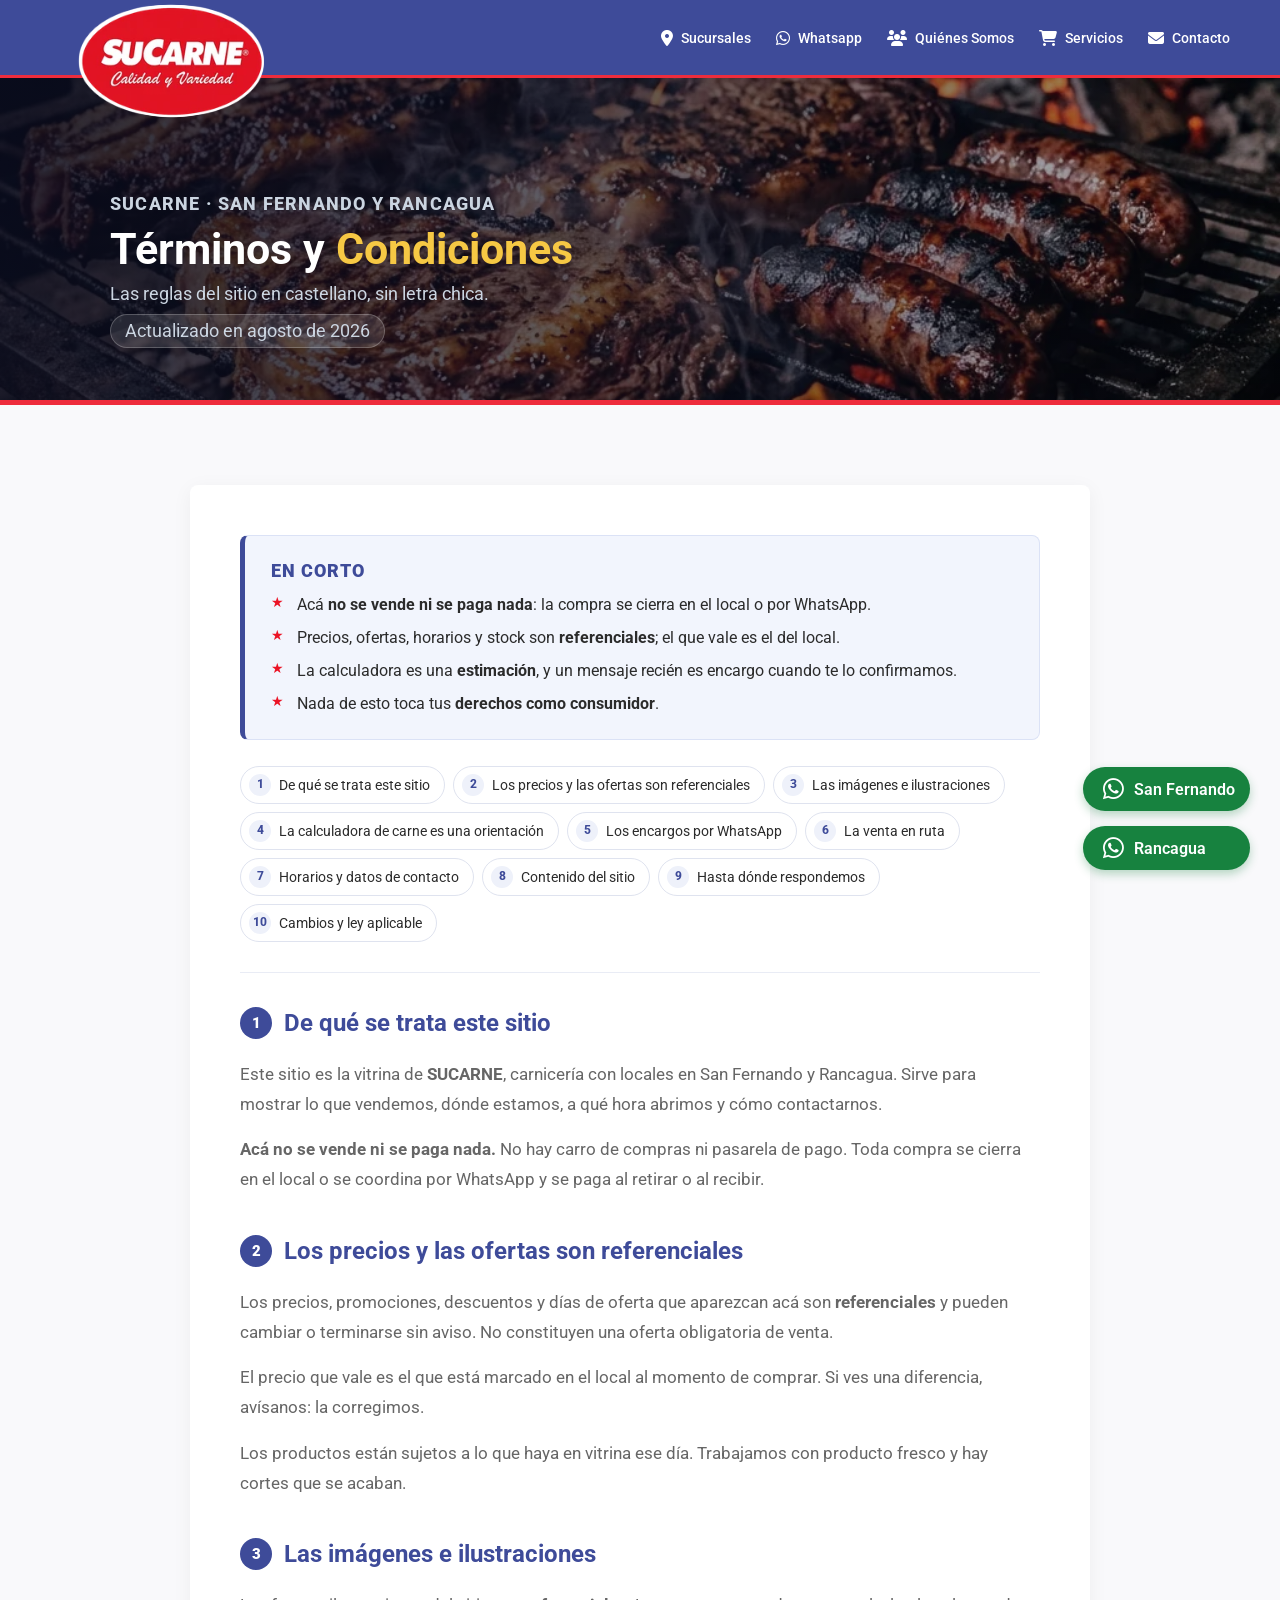
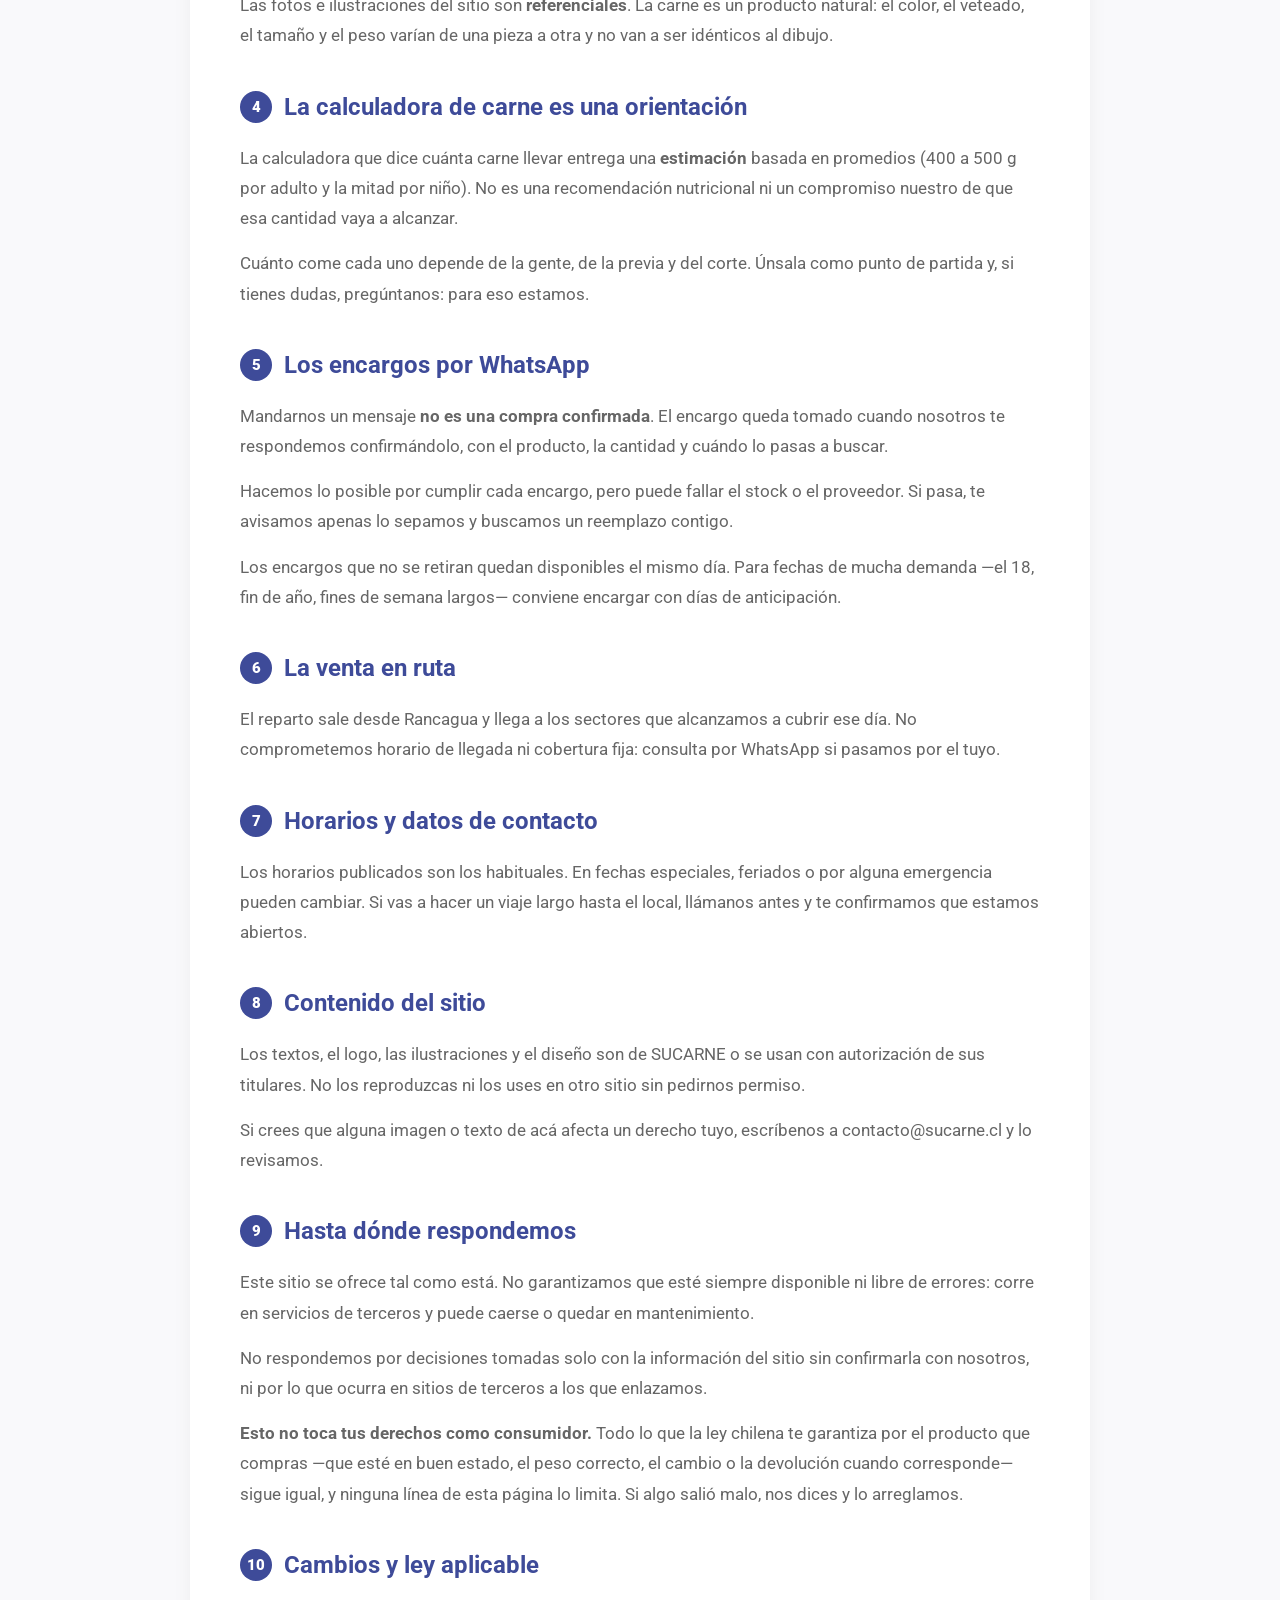
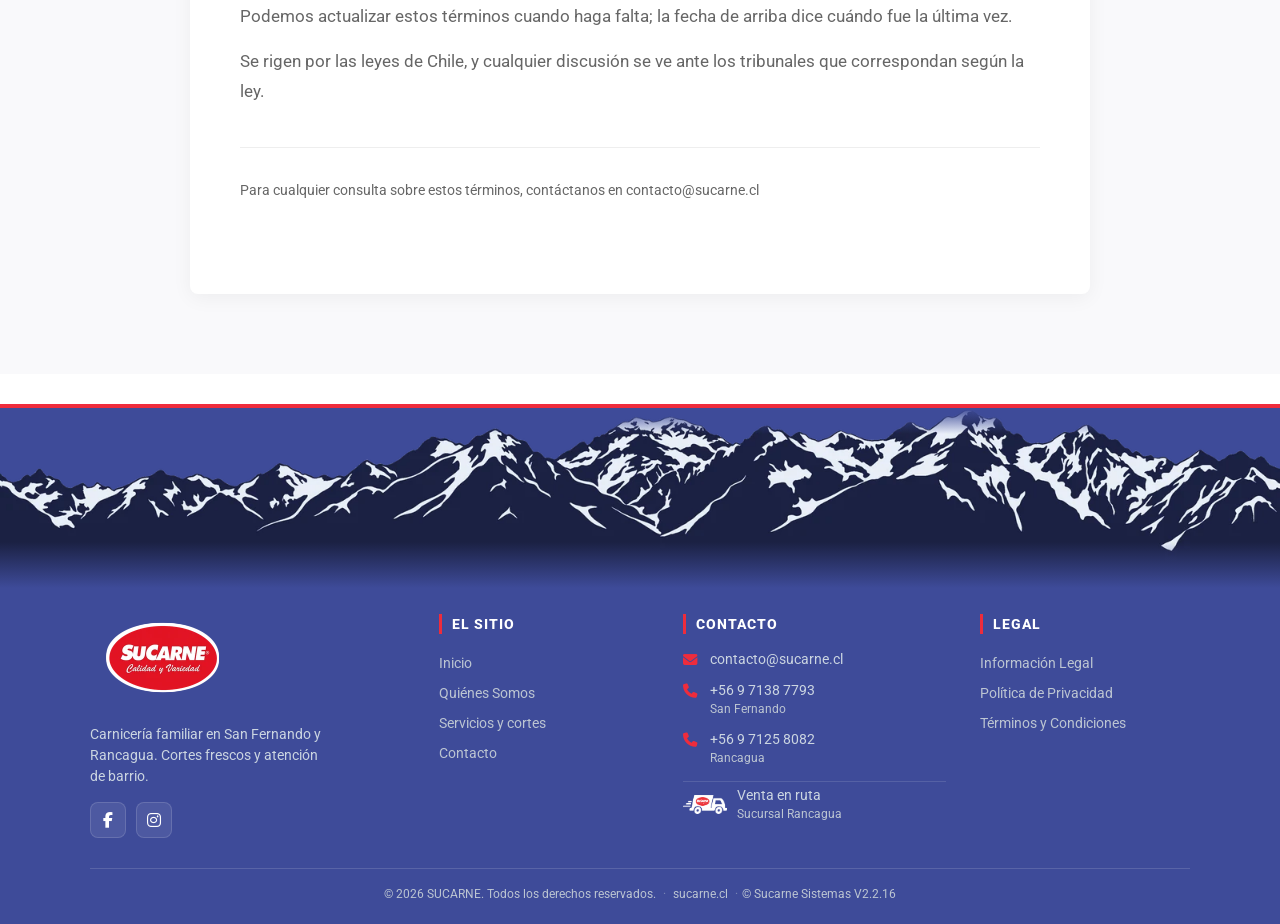
<file: pages/terminos-condiciones.html>
<!DOCTYPE html>
<html lang="es">

<head>
    <meta charset="UTF-8">
    <meta name="viewport" content="width=device-width, initial-scale=1.0">
    <title>Términos y Condiciones | SUCARNE Chile</title>
    <!-- SEO -->
    <meta name="description" content="Lee los términos y condiciones de uso del sitio web de SUCARNE Chile. Condiciones de venta, propiedad intelectual y legislación aplicable.">
    <meta name="robots" content="index, follow">
    <link rel="canonical" href="https://sucarne.cl/pages/terminos-condiciones.html">
    <!-- Open Graph -->
    <meta property="og:type" content="website">
    <meta property="og:title" content="Términos y Condiciones | SUCARNE Chile">
    <meta property="og:description" content="Lee los términos y condiciones de uso del sitio web de SUCARNE Chile.">
    <meta property="og:url" content="https://sucarne.cl/pages/terminos-condiciones.html">
    <meta property="og:image" content="https://sucarne.cl/assets/images/hero/asado_legal.webp">
    <meta property="og:locale" content="es_CL">
    <meta property="og:site_name" content="SUCARNE">
    <!-- Breadcrumbs (estructura para Google / sitelinks) -->
    <script type="application/ld+json">
    {
      "@context": "https://schema.org",
      "@type": "BreadcrumbList",
      "itemListElement": [
        { "@type": "ListItem", "position": 1, "name": "Inicio", "item": "https://sucarne.cl/" },
        { "@type": "ListItem", "position": 2, "name": "Términos y Condiciones", "item": "https://sucarne.cl/pages/terminos-condiciones.html" }
      ]
    }
    </script>
    <link rel="icon" href="../assets/favicon.ico" sizes="any">
    <link rel="apple-touch-icon" href="../assets/favicon-180.png">

    <!-- Google Fonts (asíncrono) -->
    <link rel="preconnect" href="https://fonts.googleapis.com">
    <link rel="preconnect" href="https://fonts.gstatic.com" crossorigin>
    <link rel="preconnect" href="https://cdnjs.cloudflare.com" crossorigin>
    <link rel="preload" href="https://fonts.googleapis.com/css2?family=Roboto:wght@300;400;700;900&display=swap" as="style" onload="this.onload=null;this.rel='stylesheet'">
    <noscript><link rel="stylesheet" href="https://fonts.googleapis.com/css2?family=Roboto:wght@300;400;700;900&display=swap"></noscript>

    <!-- FontAwesome (asíncrono) -->
    <link rel="preload" href="https://cdnjs.cloudflare.com/ajax/libs/font-awesome/6.4.0/css/all.min.css" as="style" onload="this.onload=null;this.rel='stylesheet'">
    <noscript><link rel="stylesheet" href="https://cdnjs.cloudflare.com/ajax/libs/font-awesome/6.4.0/css/all.min.css"></noscript>

    <!-- Estilos globales. Mantener este orden: define la cascada. -->
    <link rel="stylesheet" href="../css/modules/base.css?v=2.2.16">
    <link rel="stylesheet" href="../css/modules/home.css?v=2.2.16">
    <link rel="stylesheet" href="../css/modules/contact.css?v=2.2.16">
    <link rel="stylesheet" href="../css/modules/site-chrome.css?v=2.2.16">
    <link rel="stylesheet" href="../css/modules/enhancements.css?v=2.2.16">
    <link rel="stylesheet" href="../css/modules/responsive.css?v=2.2.16">
    <link rel="stylesheet" href="../css/pages/legal.css?v=2.2.16">
</head>

<body>

    <div id="site-header">
        <!-- Navegación estática para rastreadores. El header real lo inyecta
             header-loader.js, que reemplaza este div entero (outerHTML), así que
             esto desaparece en cuanto corre el JS y no se duplica nada. Existe
             porque Google no encontraba ningún enlace interno a estas páginas. -->
        <nav class="sr-only" aria-label="Mapa del sitio">
            <ul>
                <li><a href="../index.html">Inicio</a></li>
                <li><a href="./quienes-somos.html">Quiénes Somos</a></li>
                <li><a href="./servicios.html">Servicios</a></li>
                <li><a href="./contacto.html">Contacto</a></li>
                <li><a href="./legal.html">Información Legal</a></li>
                <li><a href="./politica-privacidad.html">Política de Privacidad</a></li>
                <li><a href="./terminos-condiciones.html">Términos y Condiciones</a></li>
            </ul>
        </nav>
    </div>

    <main id="contenido" tabindex="-1">
        <section class="banner-legal">
            <div class="container">
                <p class="legal-kicker">
                    SUCARNE · San Fernando y Rancagua</p>
                <h1>Términos y <span>Condiciones</span></h1>
                <p class="legal-bajada">Las reglas del sitio en castellano, sin letra chica.</p>
                <p class="legal-fecha">Actualizado en agosto de 2026</p>
            </div>
        </section>

        <section class="legal-content">
            <div class="legal-container">
                <div class="legal-resumen">
                    <h2>En corto</h2>
                    <ul>
                        <li>Acá <strong>no se vende ni se paga nada</strong>: la compra se cierra en el local o por WhatsApp.</li>
                        <li>Precios, ofertas, horarios y stock son <strong>referenciales</strong>; el que vale es el del local.</li>
                        <li>La calculadora es una <strong>estimación</strong>, y un mensaje recién es encargo cuando te lo confirmamos.</li>
                        <li>Nada de esto toca tus <strong>derechos como consumidor</strong>.</li>
                    </ul>
                </div>

                <nav class="legal-indice" aria-label="Secciones de esta página">
                        <a href="#sec-1"><span>1</span>De qué se trata este sitio</a>
                        <a href="#sec-2"><span>2</span>Los precios y las ofertas son referenciales</a>
                        <a href="#sec-3"><span>3</span>Las imágenes e ilustraciones</a>
                        <a href="#sec-4"><span>4</span>La calculadora de carne es una orientación</a>
                        <a href="#sec-5"><span>5</span>Los encargos por WhatsApp</a>
                        <a href="#sec-6"><span>6</span>La venta en ruta</a>
                        <a href="#sec-7"><span>7</span>Horarios y datos de contacto</a>
                        <a href="#sec-8"><span>8</span>Contenido del sitio</a>
                        <a href="#sec-9"><span>9</span>Hasta dónde respondemos</a>
                        <a href="#sec-10"><span>10</span>Cambios y ley aplicable</a>
                </nav>

                <div class="legal-section" id="sec-1">
                    <h2><span class="legal-n">1</span>De qué se trata este sitio</h2>
                    <p>Este sitio es la vitrina de <strong>SUCARNE</strong>, carnicería con locales en San Fernando y Rancagua. Sirve para mostrar lo que vendemos, dónde estamos, a qué hora abrimos y cómo contactarnos.</p>
                    <p><strong>Acá no se vende ni se paga nada.</strong> No hay carro de compras ni pasarela de pago. Toda compra se cierra en el local o se coordina por WhatsApp y se paga al retirar o al recibir.</p>
                </div>

                <div class="legal-section" id="sec-2">
                    <h2><span class="legal-n">2</span>Los precios y las ofertas son referenciales</h2>
                    <p>Los precios, promociones, descuentos y días de oferta que aparezcan acá son <strong>referenciales</strong> y pueden cambiar o terminarse sin aviso. No constituyen una oferta obligatoria de venta.</p>
                    <p>El precio que vale es el que está marcado en el local al momento de comprar. Si ves una diferencia, avísanos: la corregimos.</p>
                    <p>Los productos están sujetos a lo que haya en vitrina ese día. Trabajamos con producto fresco y hay cortes que se acaban.</p>
                </div>

                <div class="legal-section" id="sec-3">
                    <h2><span class="legal-n">3</span>Las imágenes e ilustraciones</h2>
                    <p>Las fotos e ilustraciones del sitio son <strong>referenciales</strong>. La carne es un producto natural: el color, el veteado, el tamaño y el peso varían de una pieza a otra y no van a ser idénticos al dibujo.</p>
                </div>

                <div class="legal-section" id="sec-4">
                    <h2><span class="legal-n">4</span>La calculadora de carne es una orientación</h2>
                    <p>La calculadora que dice cuánta carne llevar entrega una <strong>estimación</strong> basada en promedios (400 a 500 g por adulto y la mitad por niño). No es una recomendación nutricional ni un compromiso nuestro de que esa cantidad vaya a alcanzar.</p>
                    <p>Cuánto come cada uno depende de la gente, de la previa y del corte. Únsala como punto de partida y, si tienes dudas, pregúntanos: para eso estamos.</p>
                </div>

                <div class="legal-section" id="sec-5">
                    <h2><span class="legal-n">5</span>Los encargos por WhatsApp</h2>
                    <p>Mandarnos un mensaje <strong>no es una compra confirmada</strong>. El encargo queda tomado cuando nosotros te respondemos confirmándolo, con el producto, la cantidad y cuándo lo pasas a buscar.</p>
                    <p>Hacemos lo posible por cumplir cada encargo, pero puede fallar el stock o el proveedor. Si pasa, te avisamos apenas lo sepamos y buscamos un reemplazo contigo.</p>
                    <p>Los encargos que no se retiran quedan disponibles el mismo día. Para fechas de mucha demanda —el 18, fin de año, fines de semana largos— conviene encargar con días de anticipación.</p>
                </div>

                <div class="legal-section" id="sec-6">
                    <h2><span class="legal-n">6</span>La venta en ruta</h2>
                    <p>El reparto sale desde Rancagua y llega a los sectores que alcanzamos a cubrir ese día. No comprometemos horario de llegada ni cobertura fija: consulta por WhatsApp si pasamos por el tuyo.</p>
                </div>

                <div class="legal-section" id="sec-7">
                    <h2><span class="legal-n">7</span>Horarios y datos de contacto</h2>
                    <p>Los horarios publicados son los habituales. En fechas especiales, feriados o por alguna emergencia pueden cambiar. Si vas a hacer un viaje largo hasta el local, llámanos antes y te confirmamos que estamos abiertos.</p>
                </div>

                <div class="legal-section" id="sec-8">
                    <h2><span class="legal-n">8</span>Contenido del sitio</h2>
                    <p>Los textos, el logo, las ilustraciones y el diseño son de SUCARNE o se usan con autorización de sus titulares. No los reproduzcas ni los uses en otro sitio sin pedirnos permiso.</p>
                    <p>Si crees que alguna imagen o texto de acá afecta un derecho tuyo, escríbenos a <a href="mailto:contacto@sucarne.cl">contacto@sucarne.cl</a> y lo revisamos.</p>
                </div>

                <div class="legal-section" id="sec-9">
                    <h2><span class="legal-n">9</span>Hasta dónde respondemos</h2>
                    <p>Este sitio se ofrece tal como está. No garantizamos que esté siempre disponible ni libre de errores: corre en servicios de terceros y puede caerse o quedar en mantenimiento.</p>
                    <p>No respondemos por decisiones tomadas solo con la información del sitio sin confirmarla con nosotros, ni por lo que ocurra en sitios de terceros a los que enlazamos.</p>
                    <p><strong>Esto no toca tus derechos como consumidor.</strong> Todo lo que la ley chilena te garantiza por el producto que compras —que esté en buen estado, el peso correcto, el cambio o la devolución cuando corresponde— sigue igual, y ninguna línea de esta página lo limita. Si algo salió malo, nos dices y lo arreglamos.</p>
                </div>

                <div class="legal-section" id="sec-10">
                    <h2><span class="legal-n">10</span>Cambios y ley aplicable</h2>
                    <p>Podemos actualizar estos términos cuando haga falta; la fecha de arriba dice cuándo fue la última vez.</p>
                    <p>Se rigen por las leyes de Chile, y cualquier discusión se ve ante los tribunales que correspondan según la ley.</p>
                </div>

                <div class="legal-section" style="margin-top: 40px; padding-top: 30px; border-top: 1px solid #eee;">
                    <p style="font-size: 0.9rem; color: var(--c-text-light);">Para cualquier consulta sobre estos términos, contáctanos en contacto@sucarne.cl</p>
                </div>
            </div>
        </section>
    </main>

    <!-- Footer -->
    <div id="site-footer"></div>

    <div class="wa-float-container">
        <a href="https://wa.me/56971387793" class="wa-float" target="_blank" rel="noopener noreferrer">
            <i class="fa-brands fa-whatsapp" aria-hidden="true"></i><span>San Fernando</span>
        </a>
        <a href="https://wa.me/56971258082" class="wa-float" target="_blank" rel="noopener noreferrer">
            <i class="fa-brands fa-whatsapp" aria-hidden="true"></i><span>Rancagua</span>
        </a>
    </div>

    <script src="../js/header-loader.js?v=2.2.16"></script>
    <script src="../js/footer-loader.js?v=2.2.16"></script>
    <script src="../js/script.js?v=2.2.16"></script>
</body>
</html>
</file>
<file: css/modules/base.css>
/* Reseteo y variables */
:root {
    --c-darkblue: #3E4B99;
    --c-lightblue: #3EA6F0;
    --c-orange: #F29544;
    --c-yellow: #F6C844;
    --c-red: #EE2C3C;
    /* Rojo de marca oscurecido hasta 4.51:1 contra blanco. Se usa donde el
       rojo lleva texto encima o es texto sobre blanco. El --c-red original
       (22 usos: botones, bordes, acentos) se mantiene sin tocar. */
    --c-red-aa: #EB1325;
    --c-bg: #FFFFFF;
    --c-text: #2B2B2B;
    --c-text-light: #666;
    --c-gray-bg: #F9F9FB;
    --c-green: #2E7D32;
    /* Verde WhatsApp oscurecido: mismo tono (142°) y saturación (70%) que el
       #25D366 de marca, pero a 4.88:1 sobre blanco para cumplir contraste AA.
       El original daba 1.98:1 y no se leía. Cambiar solo aquí. */
    --c-whatsapp: #17823F;
    --c-whatsapp-hover: #15793B;
    /* Texto secundario del pie sobre el azul de marca. Antes era #94a3b8,
       que daba 3.07:1 y no llegaba al mínimo AA de 4.5:1. Mismo tono, más
       claro: 4.51:1. Afecta enlaces, copyright y etiquetas de sucursal. */
    --c-footer-text: #BCC5D2;

    --radius-box: 8px;
    --radius-pill: 50px;
}

* {
    margin: 0;
    padding: 0;
    box-sizing: border-box;
    font-family: 'Roboto', sans-serif;
}

/* Las <img> declaran width/height como ATRIBUTO para reservar el espacio y
   evitar saltos de layout. Ese atributo es una pista de presentación: pierde
   contra cualquier regla CSS, pero gana si no hay ninguna. Como varias imágenes
   solo fijan la altura por CSS, sin esto el navegador aplicaría el ancho real
   del archivo (el logo del header medía 1536px). Neutralizarlo NO pierde la
   proporción: el aspect-ratio sigue saliendo de los atributos. */
img {
    width: auto;
}

body {
    background-color: var(--c-bg);
    color: var(--c-text);
}

a {
    text-decoration: none;
    color: inherit;
}

.container {
    max-width: 1100px;
    margin: 0 auto;
    padding: 0 20px;
}

/* ================= Header ================= */
.main-header {
    background-color: var(--c-darkblue);
    position: relative;
    color: white;
    border-bottom: 3px solid var(--c-red);
    /* Línea roja pequeña solicitada */
}

.header-container {
    display: flex;
    align-items: center;
    justify-content: space-between;
    padding: 0 10px;
    /* Se elimina el padding vertical para forzarlo vía height */
    min-height: 75px;
    /* Altura firme delgada de la barra azul */
    max-width: 1200px;
    margin: 0 auto;
    position: relative;
    z-index: 100;
}

.logo-area {
    width: 350px;
    height: 75px;
    /* Igual a la altura de la barra */
    display: flex;
    align-items: center;
    position: relative;
}

.top-logo {
    height: 160px;
    /* Logo aún más enorme a petición */
    object-fit: contain;
    position: absolute;
    top: -12px;
    /* Subido ligeramente para que balancee con el techo superior y la línea roja */
    z-index: 100;
    /* De esta forma, sobra hacia abajo sobre el banner y no se pierde fuera de la pantalla */
    /* Borde blanco fino que sigue el ovalo: la imagen es transparente
       alrededor, asi que el drop-shadow copia su contorno. */
    filter: drop-shadow(2.5px 0 0 #fff) drop-shadow(-2.5px 0 0 #fff)
            drop-shadow(0 2.5px 0 #fff) drop-shadow(0 -2.5px 0 #fff);
}

.actions-area {
    display: flex;
    gap: 25px;
    align-items: center;
}

/* ── Hamburger button (hidden on desktop) ── */
.hamburger {
    display: none;
    flex-direction: column;
    justify-content: center;
    gap: 5px;
    background: none;
    border: none;
    cursor: pointer;
    padding: 6px;
    z-index: 200;
}

.hamburger span {
    display: block;
    width: 24px;
    height: 2px;
    background: white;
    border-radius: 2px;
    transition: transform 0.3s, opacity 0.3s;
}

.hamburger.open span:nth-child(1) { transform: translateY(7px) rotate(45deg); }
.hamburger.open span:nth-child(2) { opacity: 0; }
.hamburger.open span:nth-child(3) { transform: translateY(-7px) rotate(-45deg); }

.header-link {
    display: flex;
    align-items: center;
    gap: 8px;
    color: white;
    font-size: 14px;
    font-weight: 500;
}

.header-link i {
    font-size: 16px;
}
</file>
<file: css/modules/home.css>
/* ================= Hero Carousel ================= */
.hero-carousel {
    position: relative;
    height: 570px;
    width: 100%;
    overflow: hidden;
    background-color: #000;
}

.carousel-inner {
    position: relative;
    width: 100%;
    height: 100%;
}

.slide {
    position: absolute;
    top: 0;
    left: 0;
    width: 100%;
    height: 100%;
    background-position: center;
    background-size: cover;
    display: flex;
    align-items: center;
    padding-left: 10%;
    opacity: 0;
    visibility: hidden;
    transition: opacity 0.6s ease-in-out, visibility 0.6s;
    z-index: 0;
}

.slide.active {
    opacity: 1;
    visibility: visible;
    z-index: 1;
}

/* Solo centramos el slide de descuentos y el de partners */
.slide-descuentos,
.slide-partners {
    padding-left: 0 !important;
    justify-content: center !important;
    align-items: flex-start !important;
    padding-top: 25px !important;
    text-align: center;
}

.hero-content {
    color: white;
    max-width: 600px;
    z-index: 2;
    transform: translateY(20px);
    transition: transform 0.6s ease-in-out;
}

.slide.active .hero-content {
    transform: translateY(0);
}

/* Texto solo para lectores de pantalla / Google (accesibilidad + SEO) */
.sr-only {
    position: absolute;
    width: 1px;
    height: 1px;
    padding: 0;
    margin: -1px;
    overflow: hidden;
    clip: rect(0, 0, 0, 0);
    white-space: nowrap;
    border: 0;
}

.hero-content :is(h1, h2) {
    font-size: 3.5rem;
    line-height: 1.1;
    font-weight: 800;
    margin-bottom: 10px;
}

.hero-highlight {
    color: var(--c-yellow);
    font-size: 1.8rem;
    font-weight: 700;
    margin-bottom: 30px;
}

.hero-buttons {
    display: flex;
    gap: 15px;
}

/* Slide Descuentos Semanales */
.descuentos-content {
    text-align: center;
    max-width: 1100px;
}

.descuentos-badge {
    display: inline-block;
    background: var(--c-yellow);
    color: var(--c-darkblue);
    font-weight: 700;
    font-size: 1.1rem;
    padding: 8px 24px;
    border-radius: 50px;
    margin-bottom: 18px;
    text-transform: uppercase;
    letter-spacing: 1px;
}

.descuentos-grid {
    display: grid;
    grid-template-columns: repeat(4, 1fr);
    gap: 20px;
    margin-top: 15px;
}

.descuento-item {
    background: rgba(15, 15, 15, 0.45);
    border: 1px solid rgba(255, 255, 255, 0.1);
    -webkit-backdrop-filter: blur(15px);
    backdrop-filter: blur(15px);
    border-radius: 24px;
    padding: 30px 20px;
    display: flex;
    flex-direction: column;
    align-items: center;
    gap: 15px;
    transition: all 0.4s cubic-bezier(0.175, 0.885, 0.32, 1.275);
    box-shadow: 0 15px 35px rgba(0, 0, 0, 0.4);
}

.descuento-item:hover {
    transform: translateY(-12px);
    background: rgba(30, 30, 30, 0.6);
    border-color: var(--c-yellow);
    box-shadow: 0 20px 50px rgba(245, 200, 66, 0.15);
}

.icon-offer {
    font-size: 2.2rem;
    color: var(--c-yellow);
    margin-bottom: 5px;
    filter: drop-shadow(0 0 10px rgba(245, 200, 66, 0.4));
}

.icon-offer--img {
    height: 94px;
    width: auto;
    object-fit: contain;
}

.dia-badge {
    color: white;
    font-weight: 800;
    font-size: 1rem;
    padding: 6px 18px;
    border-radius: 50px;
    text-transform: uppercase;
    letter-spacing: 1.5px;
    box-shadow: 0 5px 15px rgba(0, 0, 0, 0.3);
}

.dia-badge--lunes     { background: #1565C0; }
.dia-badge--martes    { background: #2E7D32; }
.dia-badge--miercoles { background: #8b1111; }
.dia-badge--jueves    { background: #CF4900; }

.desc-texto {
    color: #ffffff;
    font-size: 1rem;
    line-height: 1.4;
    text-align: center;
    margin-top: 5px;
}

.desc-texto strong {
    color: var(--c-yellow);
    font-weight: 800;
}

/* Carrusel Controles e Indicadores */
.carousel-control {
    position: absolute;
    top: 50%;
    transform: translateY(-50%);
    background: rgba(255, 255, 255, 0.2);
    border: none;
    color: white;
    font-size: 24px;
    width: 50px;
    height: 50px;
    border-radius: 50%;
    cursor: pointer;
    z-index: 10;
    transition: background 0.3s;
    display: flex;
    align-items: center;
    justify-content: center;
}

.carousel-control:hover {
    background: rgba(255, 255, 255, 0.5);
}

.carousel-control.prev {
    left: 20px;
}

.carousel-control.next {
    right: 20px;
}

.carousel-dots {
    position: absolute;
    bottom: 30px;
    left: 50%;
    transform: translateX(-50%);
    display: flex;
    gap: 10px;
    z-index: 10;
}


.dot {
    width: 12px;
    height: 12px;
    border-radius: 50%;
    background: rgba(255, 255, 255, 0.5);
    cursor: pointer;
    transition: background 0.3s;
}

.dot.active {
    background: white;
    transform: scale(1.3);
}

.btn {
    display: inline-flex;
    align-items: center;
    justify-content: center;
    gap: 8px;
    padding: 12px 24px;
    border-radius: var(--radius-box);
    font-weight: 600;
    font-size: 16px;
    transition: transform 0.2s;
    border: none;
    cursor: pointer;
}

/* ================= Resumen Servicios (Index) ================= */
.servicios-resumen {
    position: relative;
    padding: 35px 0;
    background-image: linear-gradient(rgba(0,0,0,0.4), rgba(0,0,0,0.7)), url('../../assets/images/backgrounds/footer-meat-banner.webp');
    background-size: cover;
    background-position: center;
    /* Iba con background-attachment: fixed. En iOS el efecto directamente no
       funciona —la imagen salta o se congela— y en Android hace repintar la
       seccion entera en cada scroll. No aporta nada que compense eso. */
    color: white;
    overflow: hidden;
}

.srv-section-header {
    text-align: center;
    margin-bottom: 30px;
}
.srv-section-header h2 {
    font-size: 2.5rem;
    color: white;
    font-weight: 900;
    margin-bottom: 10px;
    text-shadow: 2px 2px 10px rgba(0,0,0,0.5);
}

/* Este titulo va sobre una foto oscura de brasas. El azul de marca daba
   1,31:1 contra el fondo y el rojo 2,48:1: practicamente ilegibles. Aca el
   contraste manda sobre la paleta, asi que "Servicios y" pasa a blanco y
   "Productos" al amarillo de marca, que sobre oscuro rinde. */
.srv-section-header h2 .srv-title-azul {
    color: #ffffff;
}

.srv-section-header h2 .srv-title-rojo {
    color: var(--c-yellow);
}

.srv-section-header p {
    color: rgba(255,255,255,0.9);
    font-size: 1.1rem;
    max-width: 600px;
    margin: 0 auto;
}

.servicios-resumen-grid {
    display: grid;
    /* Eran cuatro tarjetas de texto generico; ahora son tres servicios
       concretos, asi que la grilla baja a tres columnas. */
    grid-template-columns: repeat(3, 1fr);
    gap: 25px;
}

.srv-mini-card {
    display: flex;
    flex-direction: column;
    align-items: center;
    text-align: center;
    gap: 15px;
    /* El velo era BLANCO al 10% sobre la foto del fuego, que ya es clara:
       el texto blanco quedaba compitiendo con las llamas y las tarjetas se
       veian lavadas. Con un velo oscuro el texto se apoya en algo y la foto
       se sigue viendo alrededor. */
    background: rgba(18, 20, 38, 0.62);
    backdrop-filter: blur(12px);
    border: 1px solid rgba(255, 255, 255, 0.16);
    border-radius: 20px;
    padding: 30px 20px;
    text-decoration: none;
    color: white;
    transition: transform 0.4s cubic-bezier(0.175, 0.885, 0.32, 1.275), background 0.3s, box-shadow 0.3s;
    box-shadow: 0 10px 30px rgba(0,0,0,0.2);
}

.srv-mini-card:hover {
    transform: translateY(-10px) scale(1.02);
    background: rgba(255, 255, 255, 0.2);
    box-shadow: 0 15px 45px rgba(0, 0, 0, 0.4);
    border-color: rgba(255, 255, 255, 0.4);
}

.srv-mini-card :is(h3, h4) {
    font-size: 1.1rem;
    color: white;
    font-weight: 800;
    margin: 0;
}

.srv-mini-card p {
    font-size: 0.9rem;
    color: rgba(255, 255, 255, 0.85);
    line-height: 1.5;
    margin: 0;
}
.btn:hover {
    transform: translateY(-2px);
}

.btn-red {
    background-color: var(--c-red-aa);
    color: white;
}

.btn-green {
    background-color: var(--c-whatsapp);
    color: white;
    gap: 8px;
}

.hero-watermark {
    position: absolute;
    bottom: 30px;
    right: 5%;
    height: 80px;
    z-index: 1;
    opacity: 0.8;
    /* Slight opacity since it's a watermark */
}

/* ================= Días de Ofertas ================= */
.ofertas-section {
    padding: 35px 0;
    background: #f8f9fb;
    position: relative;
    overflow: hidden;
    border-top: 4px solid var(--c-red);
}

.ofertas-section::before {
    content: '';
    position: absolute;
    top: 0; left: 0; width: 100%; height: 100%;
    background: radial-gradient(ellipse at 10% 50%, rgba(163,29,29,0.04) 0%, transparent 60%),
                radial-gradient(ellipse at 90% 50%, rgba(30,58,138,0.04) 0%, transparent 60%);
    pointer-events: none;
}

.ofertas-box {
    position: relative;
    z-index: 2;
    text-align: center;
}

.ofertas-header {
    margin-bottom: 50px;
}

.ofertas-header h2 {
    font-size: 3rem;
    color: var(--c-darkblue);
    margin-bottom: 10px;
    font-weight: 900;
    letter-spacing: -0.5px;
}

.ofertas-header h2 span {
    color: var(--c-red);
}

/* Aca iba un sello "7% DESCUENTO" de imagen: un clipart con contorno negro
   grueso y degradado amarillo-rojo, de otro estilo grafico que el resto del
   sitio, que es plano. Ahora el 7% es tipografia, con la misma letra del
   titulo y el rojo de la marca. */
/* El selector lleva el h2 delante a proposito: dentro de ese titulo ya hay
   una regla que pinta de rojo todos los <span>, y el sello ES un span. Sin
   esta especificidad el 7% salia rojo sobre el circulo rojo. */
.ofertas-header h2 .ofertas-pct,
.ofertas-pct {
    display: inline-flex;
    align-items: center;
    justify-content: center;
    width: 4.6rem;
    height: 4.6rem;
    border-radius: 50%;
    background: var(--c-red-aa);
    color: #ffffff;
    font-size: 1.7rem;
    font-weight: 900;
    letter-spacing: -0.5px;
    vertical-align: middle;
    margin-left: 4px;
    /* El circulo se apoya un poco sobre la linea de texto, para que no
       quede flotando separado del titulo. */
    transform: translateY(-4px);
    box-shadow: 0 6px 18px rgba(235, 19, 37, 0.28);
}

@media (max-width: 600px) {
    .ofertas-pct {
        width: 3.5rem;
        height: 3.5rem;
        font-size: 1.3rem;
    }
}

.ofertas-header p {
    color: var(--c-text-light);
    font-size: 1.05rem;
    margin-bottom: 0;
}

.ofertas-disclaimer {
    margin-top: 24px;
    font-size: 0.85rem;
    color: var(--c-text-light);
    text-align: center;
    font-style: italic;
    border-top: 1px solid #e5e7eb;
    padding-top: 16px;
}

.ofertas-disclaimer i {
    color: var(--c-darkblue);
    margin-right: 5px;
}

.ofertas-grid {
    display: grid;
    grid-template-columns: repeat(4, 1fr);
    gap: 24px;
}

.oferta-card {
    background: white;
    border-radius: 20px;
    overflow: hidden;
    box-shadow: 0 8px 30px rgba(0, 0, 0, 0.1);
    display: flex;
    flex-direction: column;
    transition: transform 0.4s cubic-bezier(0.175, 0.885, 0.32, 1.275), box-shadow 0.3s;
    border: 1px solid #eee;
}

.oferta-card:hover {
    transform: translateY(-12px);
    box-shadow: 0 20px 50px rgba(0, 0, 0, 0.15);
}

.oferta-top {
    font-weight: 900;
    font-size: 1.15rem;
    padding: 16px 12px;
    text-transform: uppercase;
    letter-spacing: 0.8px;
    text-align: center;
    display: flex;
    align-items: center;
    justify-content: center;
    gap: 8px;
}

.oferta-top span {
    font-size: 1.45rem;
    line-height: 1;
}

/* El color del texto va segun el fondo, en vez de oscurecer el color de
   marca hasta enturbiarlo. Sobre el azul y el rojo va blanco; sobre el
   celeste y el naranjo, texto oscuro. Los cuatro cumplen contraste AA y
   los cuatro conservan el color vivo original. */
.bg-darkblue,
.bg-red {
    color: #ffffff;
}

.bg-lightblue,
.bg-orange {
    color: #1a1a1a;
}

.bg-darkblue {
    background-color: var(--c-darkblue);
}

.bg-lightblue {
    background-color: var(--c-lightblue);
}

.bg-orange {
    background-color: var(--c-orange);
}

.bg-red {
    background-color: var(--c-red-aa);
}

/* Antes cada tarjeta traia una imagen distinta: una ilustracion sobre
   blanco, dos fotos y un collage de cuatro tiras. No combinaban entre si.
   Ahora las cuatro usan los mismos iconos del carrusel, que ya representan
   estos dias y comparten estilo. */
.oferta-bottom {
    flex: 1;
    display: flex;
    flex-direction: column;
    align-items: center;
    justify-content: flex-start;
    gap: 14px;
    padding: 24px 16px 26px;
    background: #fff;
}

.oferta-icono {
    /* Sin el disco amarillo el dibujo ya no llena el cuadro: sube de 96 a
       112 px para que pese lo mismo dentro de la tarjeta que antes. */
    height: 112px;
    width: auto;
    object-fit: contain;
}

.oferta-label {
    font-size: 1.05rem;
    font-weight: 700;
    color: var(--c-darkblue);
    letter-spacing: 0.3px;
    text-align: center;
    line-height: 1.45;
    /* "Pavos · Longanizas / Cecinas y Hortalizas" ocupa dos lineas y las
       otras tres una sola, y en un telefono angosto llega a tres. Se
       reserva el alto de tres para que las cuatro tarjetas queden parejas
       tambien ahi: antes la ultima crecia y las otras dejaban un hueco. */
    min-height: calc(1.05rem * 1.45 * 3);
    display: flex;
    align-items: center;
    justify-content: center;
}

/* Aca habia una SEGUNDA regla .oferta-bottom, mas abajo que la de arriba y
   por lo tanto ganadora: centraba el contenido en vertical. Por eso la
   cuarta tarjeta, con el texto de dos lineas, dibujaba el icono 13 px mas
   arriba que las otras tres. Era resto del diseño anterior de las tarjetas
   y se elimina: la regla buena es la de mas arriba. */

.text-center {
    text-align: center;
}

/* ================= Sucursales ================= */
.sucursales-section {
    padding: 20px 0 60px 0;
    background: var(--c-gray-bg);
}

.sucursal-row {
    display: grid;
    grid-template-columns: 1fr 1fr;
    gap: 30px;
    align-items: stretch; /* Stretch to have equal heights */
    margin-bottom: 35px;
}

.sucursal-row.reverse {
    direction: rtl;
}

.sucursal-row.reverse > div {
    direction: ltr;
}

.sucursal-item {
    display: flex;
    align-items: center;
    background-color: white;
    padding: 20px 22px;
    border-radius: var(--radius-box);
    box-shadow: 0 2px 10px rgba(0, 0, 0, 0.06);
    height: 100%;
    box-sizing: border-box;
}

.sucursal-icon {
    width: 40px;
    height: 40px;
    color: var(--c-red);
    font-size: 24px;
    display: flex;
    align-items: center;
    justify-content: center;
    margin-right: 15px;
    flex-shrink: 0;
}

.sucursal-info h3 {
    font-size: 1.1rem;
    color: var(--c-text);
    margin-bottom: 5px;
}

.sucursal-info p {
    font-size: 0.85rem;
    color: var(--c-text-light);
    line-height: 1.5;
}

.btn-llegar {
    background-color: var(--c-yellow);
    color: var(--c-text);
    padding: 8px 15px;
    border-radius: var(--radius-box);
    font-size: 0.85rem;
    font-weight: 700;
    white-space: nowrap;
    margin-left: 12px;
    text-decoration: none;
}

.btn-llegar:hover {
    background-color: #e5b93d;
}

.sucursal-mapa {
    min-height: 250px;
    height: 100%;
    border-radius: 12px;
    overflow: hidden;
    box-shadow: 0 4px 15px rgba(0, 0, 0, 0.1);
}




/* ================= Banner de la guia de cortes (enlaza a servicios.html#guia) ================= */
.dh-banner {
    background: linear-gradient(135deg, var(--c-darkblue) 0%, #2c3e87 100%);
    color: white;
    padding: 30px 0;
    border-top: 4px solid var(--c-red);
    border-bottom: 4px solid var(--c-red);
}

.dh-banner-inner {
    display: flex;
    align-items: center;
    justify-content: space-between;
    gap: 26px;
}

.dh-banner-kicker {
    display: inline-flex;
    align-items: center;
    gap: 8px;
    background: var(--c-yellow);
    color: #4a3708;
    font-weight: 800;
    font-size: 0.76rem;
    letter-spacing: 0.5px;
    text-transform: uppercase;
    padding: 5px 14px;
    border-radius: var(--radius-pill);
    margin-bottom: 10px;
}

.dh-banner h2 {
    font-size: 1.65rem;
    line-height: 1.2;
    margin-bottom: 6px;
}

.dh-banner h2 span {
    color: var(--c-yellow);
}

.dh-banner-txt {
    font-size: 0.95rem;
    color: #dbe2f0;
    line-height: 1.5;
    margin: 0;
    max-width: 560px;
}

.dh-banner-btn {
    flex-shrink: 0;
    white-space: nowrap;
}


/* ── Asomo de la guia de cortes en la portada ──────────────────────────
   Las cuatro tarjetas de esta seccion decian cosas como "Seleccion
   premium de cortes frescos para todo tipo de preparaciones": se
   describian a si mismas en vez de mostrar algo. Ahora la seccion asoma
   la guia que vive en servicios.html, con seis cortes de verdad. */
.srv-muestra {
    display: grid;
    grid-template-columns: repeat(6, 1fr);
    gap: 14px;
    max-width: 900px;
    margin: 0 auto 20px;
}

.srv-muestra-item {
    display: flex;
    flex-direction: column;
    align-items: center;
    gap: 8px;
    padding: 14px 8px 12px;
    border-radius: var(--radius-box);
    background: rgba(255, 255, 255, 0.08);
    border: 1px solid rgba(255, 255, 255, 0.14);
    color: #ffffff;
    text-align: center;
    transition: transform 0.18s ease, background 0.18s ease;
}

.srv-muestra-item:hover {
    transform: translateY(-4px);
    background: rgba(255, 255, 255, 0.16);
}

.srv-muestra-item img {
    width: 100%;
    max-width: 78px;
    height: 62px;
    object-fit: contain;
}

.srv-muestra-item span {
    font-size: 0.82rem;
    font-weight: 700;
    line-height: 1.25;
}

.srv-muestra-pie {
    text-align: center;
    color: #e6e9f2;
    font-size: 1.02rem;
    margin-bottom: 32px;
    display: flex;
    flex-wrap: wrap;
    align-items: center;
    justify-content: center;
    gap: 8px 18px;
}

.srv-muestra-pie strong {
    color: #ffffff;
}

.srv-muestra-pie .btn {
    margin: 0;
}

@media (max-width: 900px) {
    .srv-muestra {
        grid-template-columns: repeat(3, 1fr);
    }
}

@media (max-width: 560px) {
    /* Seis a lo ancho no caben en un telefono, pero esconder la mitad
       tampoco: cada uno lleva a su grupo de animal en la guia, y en celular
       —que es donde entra casi todo el mundo— se perdian longaniza, pollo y
       plateada. Van los seis, en dos filas de tres. */
    .srv-muestra {
        gap: 10px;
    }

    .srv-muestra-pie .btn {
        width: 100%;
        justify-content: center;
    }
}

/* Las tres tarjetas de servicio pasan de glifo dentro de un cuadro de
   color a ilustracion, del mismo juego grafico que los 26 cortes de la
   guia. Un icono blanco de linea sobre fondo oscuro se perdia, sobre todo
   el cuchillo, que es una silueta. */
.srv-mini-img {
    width: 88px;
    height: 88px;
    object-fit: contain;
    margin-bottom: 2px;
}

@media (max-width: 600px) {
    .srv-mini-img {
        width: 72px;
        height: 72px;
    }
}

/* ================= Cordillera del banner ================= */
/* Los Andes al pie del banner. Antes la dibuje a mano con
   poligonos y parecia una sierra de dientes: cumbres parejas y casquetes
   de nieve triangulares pegados en la punta. Esta viene de una imagen
   generada, con cumbres irregulares y la nieve siguiendo las quebradas.

   Al archivo se le saco el fondo blanco por relleno desde arriba (no por
   color: la nieve tambien es blanca y esta DENTRO del cerro) y se
   recoloreo la roca al azul de la marca.

   Va solo en el banner, que es un bloque de color plano. Sobre las fotos
   del carrusel no hay horizonte donde apoyarla. */
/* El banner gana aire abajo: sin esto la cordillera queda detras del
   texto y las cumbres se cruzan con la ultima linea. El colchon tiene que
   ser mayor que el alto de la cordillera (74 px) mas un respiro. */
.dh-banner {
    position: relative;
    overflow: hidden;
    padding-bottom: 92px;
}

.dh-banner .fp-cordillera {
    position: absolute;
    left: 0;
    right: 0;
    bottom: 0;
    height: 74px;
    pointer-events: none;
    z-index: 1;
    opacity: 0.8;
    background-image: url('../../assets/images/hero/cordillera.webp');
    background-repeat: no-repeat;
    background-position: top center;
    background-size: 100% auto;
}

@media (max-width: 700px) {
    .dh-banner {
        padding-bottom: 64px;
    }

    .dh-banner .fp-cordillera {
        height: 50px;
        opacity: 0.7;
    }
}

@media print {
    .fp-cordillera { display: none; }
}
</file>
<file: css/modules/contact.css>
/* ================= Contact form ================= */
.contact-section {
    padding: 60px 0;
    background-color: var(--c-gray-bg);
    min-height: calc(100vh - 300px);
    display: flex;
    justify-content: center;
    align-items: center;
}

.contact-wrapper {
    display: flex;
    background: white;
    width: 80%;
    /* Un ancho más cómodo y armónico */
    max-width: 1200px;
    /* Alineado exactamente con el ancho máximo del menú superior */
    margin: 0 auto;
    border-radius: var(--radius-box);
    box-shadow: 0 4px 20px rgba(0, 0, 0, 0.1);
    overflow: hidden;
    min-height: 650px;
    /* Give much more vertical space for the portrait photo and fields */
}

.contact-image {
    flex: 1;
    background-size: cover;
    background-position: center;
    min-height: 400px;
}

.contact-card {
    flex: 1;
    padding: 50px 80px;
    /* Even more internal padding for wider form fields */
    background: white;
}

.contact-header {
    text-align: center;
    margin-bottom: 30px;
}

.contact-header h1 {
    color: var(--c-darkblue);
    font-size: 2.5rem;
    margin-bottom: 10px;
}

.contact-header p {
    color: var(--c-text-light);
}

.contact-form .form-group {
    margin-bottom: 20px;
    display: flex;
    flex-direction: column;
}

.contact-form label {
    font-weight: 700;
    color: var(--c-darkblue);
    margin-bottom: 8px;
    font-size: 0.95rem;
}

.contact-form input,
.contact-form textarea {
    padding: 12px 15px;
    border: 1px solid #ddd;
    border-radius: 8px;
    font-family: inherit;
    font-size: 1rem;
    transition: border-color 0.3s;
}

.contact-form input:focus,
.contact-form textarea:focus {
    outline: none;
    border-color: var(--c-red);
}

.contact-form select {
    padding: 12px 15px;
    border: 1px solid #ddd;
    border-radius: 8px;
    font-family: inherit;
    font-size: 1rem;
    transition: border-color 0.3s;
    background: white;
}

.contact-form select:focus {
    outline: none;
    border-color: var(--c-red);
}

.contact-form .btn-submit {
    width: 100%;
    margin-top: 10px;
    font-size: 1.1rem;
    padding: 15px;
}

/* ================= Footer ================= */
</file>
<file: css/modules/site-chrome.css>
.main-footer {
    background-color: var(--c-darkblue);
    padding: 0;
    color: white;
    margin-top: 30px;
    border-top: 4px solid var(--c-red);
}

/* Aca iba una foto de carne a la parrilla de 172 KB, cargada por JS solo
   cuando el pie entraba en pantalla. Ahora va la cordillera: pesa 50 KB,
   no necesita carga diferida y remata mejor la pagina. La silueta es azul
   oscuro y apoya sobre el mismo azul del pie, asi que se lee como un
   horizonte y no como una foto pegada. */
.footer-meat-banner {
    width: 100%;
    /* El alto TIENE que seguir al ancho. Estaba fijo en 130 px mientras la
       imagen escalaba con la pantalla: en un monitor de 1920 la cordillera
       medía 271 px de alto dentro de una banda de 130, y como se anclaba
       abajo solo se veía la base. Las cumbres quedaban cortadas.

       Con aspect-ratio la banda crece y se achica junto con la imagen, y
       el tope evita que en pantallas muy anchas se coma media pagina. */
    aspect-ratio: 1600 / 226;
    max-height: 180px;
    background-image: url('../../assets/images/hero/cordillera.webp');
    background-size: cover;
    background-position: center top;
    background-repeat: no-repeat;
    background-color: var(--c-darkblue);
    position: relative;
    overflow: hidden;
}

/* Degradado desde el azul del pie hacia arriba: hace que los cerros
   emerjan del color en vez de quedar cortados por el borde superior. */
.footer-meat-banner::before {
    content: '';
    position: absolute;
    top: 0;
    left: 0;
    width: 100%;
    height: 26px;
    background: linear-gradient(to bottom, var(--c-darkblue), rgba(62, 75, 153, 0));
}

/* La base de los cerros es azul MUY oscuro y el pie es el azul de marca,
   mas claro: sin esto quedaba una linea horizontal dura entre los dos.
   El degradado hace que la montana se hunda en el pie. */
.footer-meat-banner::after {
    content: '';
    position: absolute;
    left: 0;
    right: 0;
    bottom: 0;
    height: 46px;
    background: linear-gradient(to bottom, rgba(26, 33, 66, 0), var(--c-darkblue));
}

@media (max-width: 700px) {
    .footer-meat-banner {
        max-height: 96px;
    }

    .footer-meat-banner::after {
        height: 30px;
    }
}
/* Cuatro columnas, no cinco. "Siguenos" ocupaba una entera para dos
   iconos; ahora va bajo el logo. Y el bloque del camion deja de estar
   posicionado en absoluto sobre la linea del copyright —que era lo que lo
   dejaba corrido— y vive dentro de la columna de contacto, que es de lo
   que habla. */
.footer-grid {
    display: grid;
    grid-template-columns: 1.5fr 1fr 1.25fr 1fr;
    column-gap: 34px;
    row-gap: 30px;
    align-items: start;
    padding: 26px 0 30px;
}

.footer-col :is(h2, h4) {
    color: white;
    font-size: 0.86rem;
    margin-bottom: 16px;
    font-weight: 800;
    text-transform: uppercase;
    letter-spacing: 1px;
    /* El line-height le da alto para que se vea como barra y no como
       un puntito junto al texto de 0.86rem. */
    line-height: 1.5;
    border-left: 3px solid var(--c-red);
    padding-left: 10px;
}

/* ── Columna de la marca ── */
.footer-col--marca {
    display: flex;
    flex-direction: column;
    align-items: flex-start;
    gap: 14px;
}

.footer-logo {
    height: 96px;
    width: auto;
    margin: 0;
    /* Mismo borde blanco que el logo de la cabecera (.top-logo en base.css) */
    filter: drop-shadow(2.5px 0 0 #fff) drop-shadow(-2.5px 0 0 #fff)
            drop-shadow(0 2.5px 0 #fff) drop-shadow(0 -2.5px 0 #fff);
}

.footer-desc {
    font-size: 0.86rem;
    color: #cbd5e1;
    line-height: 1.55;
    margin: 0;
    max-width: 30ch;
}

.footer-social {
    display: flex;
    gap: 10px;
}

.footer-social a {
    width: 36px;
    height: 36px;
    border-radius: 8px;
    background: rgba(255, 255, 255, 0.08);
    display: flex;
    align-items: center;
    justify-content: center;
    color: white;
    font-size: 1rem;
    transition: background 0.25s, transform 0.25s;
    border: 1px solid rgba(255, 255, 255, 0.14);
}

.footer-social a:hover {
    background: var(--c-red);
    transform: translateY(-2px);
}

/* ── Listas ── */
.footer-links {
    list-style: none;
}

.footer-links li {
    margin-bottom: 4px;
}

.footer-links a {
    display: inline-block;
    padding: 5px 0;
    color: var(--c-footer-text);
    font-size: 0.89rem;
    transition: color 0.25s;
}

.footer-links a:hover {
    color: white;
}

.footer-contact {
    list-style: none;
}

.footer-contact li {
    margin-bottom: 12px;
    display: grid;
    grid-template-columns: 17px 1fr;
    align-items: start;
    column-gap: 10px;
    color: #cbd5e1;
    font-size: 0.86rem;
    line-height: 1.35;
}

.footer-contact i {
    color: var(--c-red);
    font-size: 0.9rem;
    margin-top: 3px;
}

.footer-contact a {
    color: inherit;
}

.footer-contact a:hover {
    color: white;
    text-decoration: underline;
}

.footer-phone-number {
    display: block;
    white-space: nowrap;
}

.footer-phone-branch {
    display: block;
    font-size: 0.76rem;
    color: var(--c-footer-text);
    margin-top: 2px;
}

/* La venta en ruta es una linea mas de la lista de contacto, con el camion
   del tamano de un icono. Antes era un bloque flotando sobre el copyright. */
/* Va con el li delante a proposito: ".footer-contact li" ya fija la grilla
   en "17px 1fr" y pesa mas que una clase sola, asi que sin esto el camion
   de 44 px desbordaba su columna y se montaba sobre el texto. */
.footer-contact li.footer-ruta {
    grid-template-columns: 44px 1fr;
    align-items: center;
    padding-top: 4px;
    border-top: 1px solid rgba(255, 255, 255, 0.12);
    margin-top: 14px;
}

.footer-truck {
    width: 44px;
    height: auto;
    object-fit: contain;
}

/* ── Linea de abajo ── */
.footer-bottom-row {
    max-width: 1100px;
    margin: 0 auto;
    padding: 14px 20px 20px;
    /* Linea de un pixel separando el pie de su linea final */
    border-top: 1px solid rgba(255, 255, 255, 0.14);
}

.footer-copy-global {
    margin: 0;
    font-size: 0.78rem;
    color: var(--c-footer-text);
    text-align: center;
    line-height: 1.7;
}

.footer-copy-sep {
    opacity: 0.5;
    margin: 0 4px;
}

@media (max-width: 900px) {
    .footer-grid {
        grid-template-columns: 1fr 1fr;
        column-gap: 24px;
    }
}

@media (max-width: 560px) {
    .footer-grid {
        grid-template-columns: 1fr;
        row-gap: 26px;
        padding: 22px 0 24px;
    }

    .footer-logo {
        height: 78px;
    }
}

/* ================= WhatsApp Picker Header ================= */
/* Contenedor del enlace de WhatsApp + su picker. Ocupa el mismo lugar que
   ocupaba el enlace suelto dentro del flex de .actions-area, y es el ancla
   de posicionamiento del popup (antes lo era el propio <a>). */
.wa-header-item {
    position: relative;
    display: flex;
    align-items: center;
}

.wa-header-picker {
    display: none;
    position: absolute;
    top: calc(100% + 8px);
    left: 0;
    background: white;
    border-radius: 10px;
    box-shadow: 0 8px 24px rgba(0,0,0,0.2);
    padding: 12px;
    min-width: 200px;
    z-index: 1000;
    flex-direction: column;
    gap: 8px;
}

.wa-header-picker.open {
    display: flex;
}

.wa-header-picker p {
    font-size: 0.82rem;
    color: var(--c-text-light);
    margin: 0 0 4px;
    font-weight: 600;
    white-space: nowrap;
}

.wa-header-picker a {
    display: flex;
    align-items: center;
    gap: 8px;
    padding: 10px 14px;
    background: var(--c-whatsapp);
    color: white;
    border-radius: 8px;
    font-size: 0.9rem;
    font-weight: 600;
    transition: background 0.2s;
    white-space: nowrap;
}

.wa-header-picker a:hover {
    background: var(--c-whatsapp-hover);
}

.wa-header-picker a i {
    font-size: 0.85rem;
}

/* ================= Flotante Whatsapp ================= */
.wa-float-container {
    position: fixed;
    bottom: 30px;
    right: 30px;
    display: flex;
    flex-direction: column;
    gap: 15px;
    z-index: 1000;
}

.wa-float {
    background-color: var(--c-whatsapp);
    color: white;
    padding: 10px 15px 10px 20px;
    border-radius: var(--radius-pill);
    display: flex;
    align-items: center;
    gap: 10px;
    box-shadow: 0 4px 10px rgba(23, 130, 63, 0.3);
    font-weight: 600;
    transition: transform 0.2s;
}

.wa-float i {
    font-size: 24px;
}

.wa-float:hover {
    transform: translateY(-3px);
}

.share-float {
    display: none;
}


/* Enlace para saltar el menu. Es el primer elemento tabulable de la pagina
   y esta fuera de pantalla hasta que recibe el foco: quien navega con
   teclado o con lector de pantalla se ahorra pasar por los cinco enlaces
   del menu en cada pagina. */
.salto-contenido {
    position: absolute;
    left: -9999px;
    top: 0;
    z-index: 2000;
    background: var(--c-yellow);
    color: #2b2200;
    font-weight: 700;
    padding: 12px 20px;
    border-radius: 0 0 10px 0;
}

.salto-contenido:focus {
    left: 0;
}
</file>
<file: css/modules/enhancements.css>
/* ================= Contacto — Responsive ================= */
@media (max-width: 768px) {
    .contact-wrapper {
        flex-direction: column;
        width: 95%;
        min-height: auto;
    }

    .contact-image {
        min-height: 200px;
        flex: none;
    }

    .contact-card {
        padding: 30px 24px;
    }
}

@media (max-width: 480px) {
    .contact-card {
        padding: 24px 16px;
    }

    .contact-header h1 {
        font-size: 1.6rem;
    }
}

/* ================= Hero Slides — Descuentos ================= */
.slide-descuentos .descuentos-badge {
    background: #f5c842;
    color: #1a1a1a;
    letter-spacing: 2px;
}

.slide-descuentos :is(h1, h2) {
    font-size: 3.5rem;
    margin-bottom: 30px;
    text-shadow: 2px 2px 15px rgba(0,0,0,0.8);
    line-height: 1.1;
}

.descuento-subtitulo {
    font-size: 1.8rem;
    font-weight: 500;
    opacity: 0.9;
}

/* ================= Hero Slides — Ruta ================= */
.slide-ruta .descuentos-badge {
    background: var(--c-green);
    color: white;
}

.slide-ruta :is(h1, h2) {
    font-size: 3.2rem;
}

/* ================= Hero Slides — Partners ================= */
.hero-content--partners {
    max-width: 1200px;
    text-align: center;
    margin: 0 auto;
    width: 100%;
    color: white;
}

.slide-partners .descuentos-badge {
    background: var(--c-yellow);
    color: var(--c-text);
    display: inline-block;
    margin-bottom: 20px;
    box-shadow: 0 4px 10px rgba(0,0,0,0.4);
    font-weight: 800;
}

.slide-partners :is(h1, h2) {
    font-size: 3.8rem;
    margin-bottom: 15px;
    color: white;
    text-shadow: 2px 2px 10px rgba(0,0,0,0.8);
}

.slide-partners .hero-highlight {
    margin-bottom: 40px;
    color: rgba(255,255,255,0.9);
    font-weight: 800;
    text-shadow: 1px 1px 5px rgba(0,0,0,0.5);
}

.partners-logos-grid {
    display: inline-flex;
    align-items: center;
    justify-content: center;
    gap: 30px;
    margin-bottom: 40px;
    padding: 25px 40px;
    flex-wrap: wrap;
    background: rgba(255, 255, 255, 0.15);
    backdrop-filter: blur(10px);
    border-radius: 30px;
    border: 1px solid rgba(255, 255, 255, 0.2);
    box-shadow: 0 10px 30px rgba(0,0,0,0.3);
}

.partner-logo {
    height: 60px;
    object-fit: contain;
    filter: drop-shadow(0 4px 8px rgba(0,0,0,0.3));
    transition: transform 0.3s;
    cursor: pointer;
}

.partner-logo:hover {
    transform: scale(1.1);
}

.partner-logo--sm {
    height: 50px;
    filter: drop-shadow(0 4px 10px rgba(255,255,255,0.4));
}

.partner-logo--xs {
    height: 45px;
    filter: drop-shadow(0 2px 4px rgba(0,0,0,0.2));
}

.partner-logo--lg {
    height: 75px;
    filter: drop-shadow(0 5px 15px rgba(0,0,0,0.4));
}

.partner-divider {
    width: 2px;
    height: 60px;
    background: rgba(255, 255, 255, 0.3);
    margin: 0 10px;
    flex-shrink: 0;
}

.hero-buttons--right {
    justify-content: flex-end;
    width: 100%;
    padding-right: 120px;
}

/* ================= Hero Slides — Sustentable ================= */
.slide-sustentable {
    background-position: center;
    background-size: cover;
}

.slide-sustentable .descuentos-badge {
    background: var(--c-green);
    color: white;
    font-weight: 800;
    display: inline-block;
    padding: 6px 20px;
    margin-bottom: 25px;
}

.slide-sustentable :is(h1, h2) {
    font-size: 4rem;
    margin-bottom: 20px;
    line-height: 1.1;
    text-shadow: 2px 2px 15px rgba(0,0,0,0.4);
}

.slide-sustentable .hero-highlight {
    font-size: 1.6rem;
    color: rgba(255,255,255,0.95);
    margin-bottom: 20px;
    text-shadow: 1px 1px 10px rgba(0,0,0,0.4);
    max-width: 500px;
}
/* Respetar la preferencia del sistema para reducir movimiento. */
@media (prefers-reduced-motion: reduce) {
    .slide,
    .hero-content {
        transition: none;
    }
}
</file>
<file: css/modules/responsive.css>
@media (max-width: 768px) {
    .share-float {
        display: flex;
        background-color: var(--c-darkblue);
        border: 2px solid var(--c-red);
        box-shadow: 0 4px 10px rgba(62, 75, 153, 0.35);
        font-family: inherit;
        font-size: inherit;
    }
}

/* Responsive básico */
@media (max-width: 992px) {
    .ofertas-grid {
        grid-template-columns: repeat(2, 1fr);
    }

    .descuentos-grid {
        grid-template-columns: repeat(2, 1fr);
        gap: 14px;
    }

    .servicios-resumen-grid {
        grid-template-columns: repeat(2, 1fr);
    }
    .footer-grid {
        grid-template-columns: repeat(2, minmax(220px, 1fr));
        column-gap: 24px;
        row-gap: 24px;
    }

    .footer-bottom-row {
        align-items: center;
    }
}

@media (max-width: 768px) {
    /* ── Header ── */
    .header-container {
        flex-direction: row;
        flex-wrap: wrap;
        align-items: center;
        padding: 0 16px;
        min-height: 75px;
        gap: 0;
        position: relative;
    }

    .logo-area {
        flex: 1;
        height: 75px;
    }

    .top-logo {
        position: absolute;
        height: 120px;
        left: 10px;
        transform: none;
        top: 4px;
        z-index: 600;
    }

    .hamburger {
        display: flex;
        position: absolute;
        right: 16px;
        top: 50%;
        transform: translateY(-50%);
        z-index: 200;
    }


    .actions-area {
        display: none;
        position: fixed;
        left: 0;
        right: 0;
        flex-direction: column;
        align-items: flex-start;
        gap: 0;
        padding: 8px 0 12px;
        background-color: var(--c-darkblue);
        border-top: 1px solid rgba(255,255,255,0.15);
        z-index: 500;
        box-shadow: 0 6px 16px rgba(0,0,0,0.3);
    }

    .actions-area.open {
        display: flex;
    }

    .actions-area .header-link {
        width: 100%;
        padding: 10px 16px;
        border-bottom: 1px solid rgba(255,255,255,0.08);
    }

    .actions-area .header-link:last-child {
        border-bottom: none;
    }

    /* En el menú móvil el contenedor se apila: enlace arriba, picker debajo */
    .actions-area .wa-header-item {
        width: 100%;
        flex-direction: column;
        align-items: flex-start;
    }

    /* WhatsApp picker dentro del menú móvil */
    .actions-area .wa-header-picker {
        position: static;
        background: rgba(255,255,255,0.08);
        border-radius: 8px;
        margin: 4px 16px 8px;
        box-shadow: none;
        width: calc(100% - 32px);
    }

    .actions-area .wa-header-picker p {
        color: rgba(255,255,255,0.7);
    }

    .header-link {
        font-size: 12px;
        gap: 5px;
    }

    .header-link i {
        font-size: 14px;
    }

    /* ── Hero ── */
    .hero-carousel {
        height: 500px;
    }

    /* Fuerza override de font-size inline en todos los slides */
    .hero-carousel .hero-content :is(h1, h2) {
        font-size: 2rem;
        margin-bottom: 15px;
        line-height: 1.2;
    }

    .hero-highlight {
        font-size: 1.2rem !important;
        margin-bottom: 15px !important;
    }

    .hero-buttons {
        flex-direction: column;
    }

    .hero-watermark {
        height: 70px;
        bottom: 50px;
    }

    /* ── Descuentos ── */
    .descuentos-grid {
        grid-template-columns: repeat(2, 1fr);
        gap: 12px;
    }

    .descuento-item {
        padding: 20px 14px;
    }

    .icon-offer {
        display: none;
    }

    .descuento-subtitulo {
        display: none;
    }

    /* ── Slide Partners & Sustentable: centrado y compacto en móvil ── */
    .slide-partners {
        padding: 20px 5% !important;
        align-items: center;
        justify-content: center;
    }

    /* ── Slide Carnes: centrado en móvil ── */
    .slide-carnes {
        padding: 20px 5% !important;
        align-items: center;
        justify-content: center;
    }

    .slide-carnes .hero-content {
        text-align: center;
        width: 100%;
    }

    .slide-carnes .hero-buttons {
        justify-content: center;
    }

    .slide-sustentable {
        padding: 20px 5% !important;
        align-items: flex-start !important;
        justify-content: center;
        background-size: cover;
        background-position: 68% center;
    }

    .slide-sustentable .hero-content {
        text-align: center;
        width: 100%;
        margin: 0 auto;
        display: flex;
        flex-direction: column;
        height: 100%;
    }

    .hide-mobile {
        display: none;
    }

    .slide-sustentable :is(h1, h2) {
        margin-top: 35px;
        font-size: 1.5rem;
    }

    .slide-sustentable .hero-highlight {
        margin-top: auto;
        padding-bottom: 30px;
    }

    .slide-partners .hero-buttons {
        justify-content: center;
        padding-right: 0;
    }

    .partners-logos-grid {
        display: flex;
        width: 100%;
        flex-wrap: wrap;
        justify-content: center;
        gap: 12px 16px;
        padding: 10px 12px;
        margin-bottom: 10px;
    }

    .partner-logo       { height: 40px; }
    .partner-logo--sm   { height: 34px; }
    .partner-logo--xs   { height: 30px; }
    .partner-logo--lg   { height: 48px; }
    .partner-divider    { display: none; }

    .slide-partners .descuentos-badge,
    .slide-sustentable .descuentos-badge { margin-bottom: 8px; }

    .slide-partners :is(h1, h2),
    .slide-sustentable :is(h1, h2) { margin-bottom: 8px; }

    .slide-partners .hero-highlight    { margin-bottom: 10px; font-size: 1rem !important; }
    .slide-sustentable .hero-highlight { font-size: 1.1rem; max-width: 100%; margin-bottom: 0; }

    /* ── Servicios ── */
    .servicios-resumen {
        background-attachment: scroll; /* Fix iOS */
        padding: 60px 0;
    }

    .servicios-resumen-grid {
        grid-template-columns: repeat(2, 1fr);
        gap: 16px;
    }

    /* ── Ofertas ── */
    .ofertas-section {
        padding-top: 30px;
    }

    .ofertas-grid {
        grid-template-columns: repeat(2, 1fr);
    }

    .oferta-bottom {
        padding: 18px 12px;
        gap: 8px;
    }

.oferta-top {
        font-size: 1rem;
        padding: 12px;
    }

    /* ── Sucursales ── */
    .sucursal-row {
        grid-template-columns: 1fr;
    }

    .sucursal-row.reverse {
        direction: ltr;
    }

    /* ── Footer ── */
    .footer-logo {
        height: 90px;
        margin-bottom: 14px;
    }

    .footer-grid {
        grid-template-columns: 1fr;
        row-gap: 18px;
        padding: 28px 0 14px;
    }

    .footer-col {
        text-align: center;
    }

    .footer-col :is(h2, h4) {
        margin-bottom: 10px;
        display: inline-block;
    }

    .footer-logo {
        display: block;
        margin-left: auto;
        margin-right: auto;
    }

    .footer-desc {
        text-align: center;
    }

    .footer-links {
        display: inline-block;
        text-align: center;
        width: 100%;
    }

    .footer-contact {
        display: flex;
        flex-direction: column;
        align-items: center;
        width: 100%;
    }

    .footer-contact li {
        display: grid;
        grid-template-columns: 16px auto;
        width: fit-content;
    }

    /* La venta en ruta es una fila mas de la lista, con el camion del porte
       de un icono. Manda sobre la regla de arriba, que fija 16 px. */
    .footer-contact li.footer-ruta {
        grid-template-columns: 44px auto;
    }

    .footer-bottom-row {
        flex-direction: column;
        align-items: center;
        gap: 10px;
        min-height: auto;
    }

    .footer-copy-global {
        text-align: center;
        width: 100%;
    }

    /* ── WhatsApp flotante ── */
    .wa-float-container {
        bottom: 16px;
        right: 16px;
        gap: 10px;
    }

    .wa-float {
        padding: 8px 14px 8px 16px;
        font-size: 13px;
    }

    .wa-float i {
        font-size: 20px;
    }
}

@media (max-width: 480px) {
    /* ── Header ── */
    .header-container {
        min-height: 60px;
    }

    .logo-area {
        height: 60px;
    }


    /* ── Logo ── */
    .top-logo {
        height: 110px;
        top: -4px;
    }

    /* ── Sucursales banner logo ── */
    .sucursales-section img[src*="logo-sucarne-banner"] {
        height: 55px !important;
    }

    /* ── Sucursal card ── */
    .sucursal-item {
        flex-wrap: wrap;
        align-items: flex-start;
    }

    .sucursal-info {
        flex: 1;
    }

    .btn-llegar {
        flex-basis: 100%;
        margin-left: 0;
        margin-top: 12px;
        text-align: center;
        display: block;
    }

    /* ── Hero ── */
    .hero-carousel {
        height: 460px;
    }

    .hero-content :is(h1, h2) {
        font-size: 1.7rem;
        margin-bottom: 14px;
    }

    .hero-highlight {
        font-size: 1.1rem;
        margin-bottom: 16px;
    }

    .descuentos-badge {
        font-size: 0.82rem;
        padding: 5px 14px;
        margin-bottom: 10px;
    }

    /* ── Descuentos 2x2 en pantalla chica ── */
    .descuentos-grid {
        grid-template-columns: repeat(2, 1fr);
        gap: 8px;
        margin-top: 8px;
    }

    .descuento-item {
        padding: 12px 8px;
        gap: 8px;
        border-radius: 14px;
    }

    .icon-offer {
        font-size: 1.4rem;
        margin-bottom: 0;
    }

    .desc-texto {
        font-size: 0.8rem;
    }

    .dia-badge {
        font-size: 0.8rem;
        padding: 4px 12px;
    }

    /* ── Servicios ── */
    .servicios-resumen-grid {
        grid-template-columns: 1fr;
    }
    /* ── Slides con padding reducido ── */
    .slide {
        padding-left: 5%;
        align-items: center;
        padding-top: 16px;
        padding-bottom: 16px;
    }

    .slide-descuentos,
    .slide-partners {
        padding: 16px 12px;
    }

    /* Fix inline font-size en slides (sobreescribe style="") */
    .hero-carousel .slide :is(h1, h2),
    .hero-carousel .hero-content :is(h1, h2) {
        font-size: 1.7rem !important;
        margin-bottom: 10px !important;
    }

    .hero-carousel .hero-highlight {
        font-size: 1rem !important;
        margin-bottom: 10px !important;
    }

    /* ── Slide Partners: fix inline styles ── */
    .slide-partners .hero-content {
        width: 100%;
        padding: 0 4px;
    }

    .slide-partners .descuentos-badge {
        margin-bottom: 8px;
    }

    .slide-partners .hero-buttons {
        justify-content: center;
        padding-right: 0;
        margin-top: 10px;
    }

    /* Contenedor de logos: reducir margin y padding */
    .slide-partners .hero-content > div:not(.hero-buttons) {
        margin-bottom: 10px;
        padding: 12px 14px;
        gap: 14px;
    }

    /* Logos más pequeños en mobile */
    .slide-partners .hero-content img {
        height: 38px;
    }

    /* ── Logo watermark ── */
    .hero-watermark {
        height: 56px;
    }

    /* ── Footer ── */
    /* El alto lo pone aspect-ratio en site-chrome.css: la cordillera tiene
       que escalar con el ancho o se corta por las cumbres. Aca solo se
       limita el tope. */
    .footer-meat-banner {
        max-height: 72px;
    }

    .footer-logo {
        height: 100px;
        margin-bottom: 10px;
    }

    .footer-grid {
        padding: 20px 16px 10px;
        row-gap: 20px;
    }

    /* ── Footer bottom ── */
    .footer-bottom-row {
        padding: 8px 16px 16px;
        flex-direction: column;
        gap: 12px;
    }

    .footer-copy-sep {
        display: none;
    }

    .footer-copy-sistemas {
        display: block;
        margin-top: 4px;
    }
}



/* ── Banner de la guia de cortes ── */
@media (max-width: 768px) {
    .dh-banner-inner {
        flex-direction: column;
        align-items: flex-start;
        text-align: left;
    }

    .dh-banner h2 {
        font-size: 1.35rem;
    }

    .dh-banner-btn {
        width: 100%;
        justify-content: center;
    }
}


/* ── Carrusel y flotantes en celular ─────────────────────────────────
   Dos estorbos que solo aparecen en pantallas angostas. */
@media (max-width: 768px) {

    /* Las flechas iban centradas en vertical, y ahi es justo donde caen
       los tres botones del slide, que en celular ocupan todo el ancho:
       la flecha quedaba ENCIMA del boton y el dedo no sabia a cual le
       estaba dando. Se bajan a la linea de los puntitos, donde no hay
       nada que tocar. */
    .carousel-control {
        top: auto;
        bottom: 22px;
        transform: none;
        width: 42px;
        height: 42px;
        font-size: 20px;
        background: rgba(0, 0, 0, 0.38);
    }

    .carousel-control.prev {
        left: 12px;
    }

    .carousel-control.next {
        right: 12px;
    }

    /* Los tres botones flotantes con texto median 138 px de ancho: en una
       pantalla de 376 px tapaban el 37% y se comian los iconos de las
       tarjetas. En celular quedan como circulos: se entienden igual por el
       icono y el nombre de la sucursal sigue disponible para el lector de
       pantalla vía aria-label. */
    .wa-float {
        width: 52px;
        height: 52px;
        padding: 0;
        border-radius: 50%;
        justify-content: center;
        font-size: 0;
        gap: 0;
    }

    .wa-float i {
        font-size: 25px;
    }

    /* La sucursal se distingue por un punto de color, para no dejar dos
       circulos verdes idénticos uno encima del otro. */
    .wa-float-container .wa-float:nth-of-type(2)::after,
    .wa-float-container .wa-float:nth-of-type(3)::after {
        content: '';
        position: absolute;
        right: 3px;
        bottom: 3px;
        width: 13px;
        height: 13px;
        border-radius: 50%;
        border: 2px solid #fff;
    }

    .wa-float-container .wa-float:nth-of-type(2)::after {
        background: var(--c-darkblue);
    }

    .wa-float-container .wa-float:nth-of-type(3)::after {
        background: var(--c-red);
    }

    .wa-float {
        position: relative;
    }
}


/* ── Tamaño de los toques en celular ──────────────────────────────────
   Los enlaces del pie median 19 px de alto y el boton de menu 36x28: en un
   telefono eso obliga a apuntar. Se les da area sin cambiar como se ven. */
@media (max-width: 768px) {
    .hamburger {
        width: 44px;
        height: 44px;
        padding: 8px;
    }

    .footer-links li,
    .footer-grid .footer-col:nth-child(4) .footer-links li {
        margin: 0;
    }

    .footer-links a {
        display: inline-block;
        padding: 8px 0;
    }

    .footer-phone-number {
        display: inline-block;
        padding: 6px 0;
    }
}
</file>
<file: css/modules/calculadora.css>
/* =====================================================================
   Calculadora de carne
   ---------------------------------------------------------------------
   Modulo aparte a proposito: sirve todo el año.
   Va enlazada solo en index.html.

   Antes era una columna de campos y casillas, todo centrado, con el
   resultado al final: parecia un formulario de tramite. Ahora a la
   izquierda va lo que el visitante controla y a la derecha el resultado
   en una tarjeta, que es lo que se mira.
   ===================================================================== */

.calc {
    background: var(--c-gray-bg);
    padding: 52px 20px 56px;
}

.calc-inner {
    max-width: 980px;
    margin: 0 auto;
}

.calc-cabecera {
    text-align: center;
    margin-bottom: 32px;
}

.calc h2 {
    font-size: 1.95rem;
    font-weight: 900;
    color: var(--c-darkblue);
    margin-bottom: 8px;
}

.calc-bajada {
    color: var(--c-text-light);
    max-width: 54ch;
    margin: 0 auto;
    line-height: 1.55;
}

/* ── Dos columnas: control y resultado ── */
.calc-cuerpo {
    display: grid;
    grid-template-columns: 1fr 1fr;
    gap: 26px;
    align-items: start;
}

.calc-rotulo {
    font-size: 0.78rem;
    font-weight: 800;
    letter-spacing: 1px;
    text-transform: uppercase;
    color: var(--c-text-light);
    margin-bottom: 12px;
}

.calc-rotulo + .calc-campos + .calc-rotulo,
.calc-campos + .calc-rotulo {
    margin-top: 26px;
}

/* ── Los dos contadores ── */
.calc-campos {
    display: grid;
    grid-template-columns: 1fr 1fr;
    gap: 14px;
}

.calc-campo label {
    display: block;
    font-size: 0.92rem;
    font-weight: 700;
    color: var(--c-text);
    margin-bottom: 7px;
}

/* Botones menos y mas: en un telefono son muchisimo mas comodos que
   escribir en un campo numerico, y de paso invitan a jugar con el
   resultado, que es de lo que se trata. */
.calc-stepper {
    display: flex;
    align-items: stretch;
    background: #ffffff;
    border: 2px solid #d8dcea;
    border-radius: var(--radius-box);
    overflow: hidden;
}

.calc-stepper button {
    width: 46px;
    flex: 0 0 auto;
    border: 0;
    background: #f2f4fb;
    color: var(--c-darkblue);
    font-family: inherit;
    font-size: 1.35rem;
    font-weight: 700;
    line-height: 1;
    cursor: pointer;
    transition: background 0.15s ease;
}

.calc-stepper button:hover {
    background: var(--c-darkblue);
    color: #ffffff;
}

.calc-stepper button:focus-visible {
    outline: 3px solid var(--c-darkblue);
    outline-offset: -3px;
}

.calc-stepper input {
    flex: 1 1 auto;
    width: 100%;
    min-width: 0;
    border: 0;
    padding: 13px 4px;
    font-family: inherit;
    font-size: 1.35rem;
    font-weight: 900;
    color: var(--c-darkblue);
    text-align: center;
    background: transparent;
    /* Las flechitas del navegador sobran: ya estan los botones. */
    -moz-appearance: textfield;
    appearance: textfield;
}

.calc-stepper input::-webkit-outer-spin-button,
.calc-stepper input::-webkit-inner-spin-button {
    -webkit-appearance: none;
    margin: 0;
}

.calc-stepper input:focus-visible {
    outline: 0;
}

/* ── Los tres ajustes ── */
/* Eran casillas sueltas con el texto al lado. Ahora cada una es una
   tarjeta con icono, titulo y la explicacion en chico: se entiende que
   hace cada ajuste sin tener que adivinarlo. */
.calc-opciones {
    display: grid;
    gap: 9px;
}

/* La tarjeta la pinta un <span> que va JUSTO DESPUES de la casilla, no
   la <label> que las envuelve a las dos. Asi el estilo del marcado sale
   de "input:checked + .calc-opcion-caja", que es un hermano adyacente de
   toda la vida: se aplica al instante y funciona igual en navegadores sin
   :has(). Con :has() el selector calzaba pero el navegador no siempre
   recalculaba el estilo al marcar la casilla. */
.calc-opcion {
    display: block;
    cursor: pointer;
}

.calc-opcion-caja {
    display: flex;
    align-items: center;
    gap: 12px;
    padding: 12px 14px;
    background: #ffffff;
    border: 2px solid #e4e7f2;
    border-radius: var(--radius-box);
    transition: border-color 0.16s ease, background 0.16s ease;
}

.calc-opcion:hover .calc-opcion-caja {
    border-color: #c3c9de;
}

/* Eran glifos grises de 22 px que no decian nada: el hueso parecia un
   hueso de perro y la llama podia ser cualquier cosa. Ahora cada ajuste
   muestra de que habla, del mismo juego grafico que los cortes. */
.calc-opcion-img {
    width: 46px;
    height: 46px;
    object-fit: contain;
    flex: 0 0 auto;
    /* Apagada mientras el ajuste esta sin marcar, para que se note cual
       esta activo sin depender solo del borde. */
    filter: grayscale(0.55) opacity(0.72);
    transition: filter 0.16s ease;
}

.calc-opcion.is-on .calc-opcion-img {
    filter: none;
}

.calc-opcion-txt {
    display: flex;
    flex-direction: column;
    gap: 1px;
    line-height: 1.3;
}

.calc-opcion-txt strong {
    font-size: 0.95rem;
    font-weight: 700;
    color: var(--c-text);
}

.calc-opcion-txt em {
    font-style: normal;
    font-size: 0.82rem;
    color: var(--c-text-light);
}

/* Marcado: cambia el borde, el fondo Y el color del icono. No depende de
   un solo canal, asi que se entiende sin distinguir bien los colores.

   La clase .is-on la pone js/calculadora-asado.js. Se probo primero con
   :has(input:checked) y despues con "input:checked + .calc-opcion-caja", y
   en ambos casos el navegador se quedaba con el estilo viejo aunque el
   selector calzara y la regla llevara !important. Con una clase el cambio
   es inmediato. La casilla real sigue en el HTML para los lectores de
   pantalla y para quien navegue con teclado. */
.calc-opcion.is-on .calc-opcion-caja {
    border-color: var(--c-darkblue);
    background: #f2f5fd;
}

.calc-opcion input:focus-visible + .calc-opcion-caja {
    outline: 3px solid var(--c-darkblue);
    outline-offset: 2px;
}

/* ── La tarjeta del resultado ── */
.calc-resultado {
    background: var(--c-darkblue);
    color: #ffffff;
    border-radius: var(--radius-box);
    padding: 24px 24px 22px;
    box-shadow: 0 14px 38px rgba(62, 75, 153, 0.24);
}

.calc-resultado-rotulo {
    font-size: 0.78rem;
    font-weight: 800;
    letter-spacing: 1px;
    text-transform: uppercase;
    color: var(--c-yellow);
    margin-bottom: 14px;
}

.calc-linea {
    display: flex;
    flex-direction: column;
    gap: 2px;
    padding: 12px 0;
    border-bottom: 1px solid rgba(255, 255, 255, 0.16);
}

.calc-linea:last-of-type {
    border-bottom: 0;
}

.calc-linea > span {
    font-size: 0.88rem;
    color: #c9d0e8;
}

.calc-linea > strong {
    font-size: 1.85rem;
    font-weight: 900;
    line-height: 1.1;
    color: #ffffff;
}

.calc-total {
    margin-top: 10px;
    font-size: 0.9rem;
    color: var(--c-yellow);
    font-weight: 600;
}

.calc-nota {
    font-size: 0.82rem;
    color: #b9c2dd;
    line-height: 1.5;
    margin: 14px 0 18px;
}

.calc-botones {
    display: grid;
    gap: 10px;
}

.calc-botones .btn {
    margin: 0;
    justify-content: center;
}

@media (max-width: 860px) {
    .calc-cuerpo {
        grid-template-columns: 1fr;
    }
}

@media (max-width: 520px) {
    .calc {
        padding: 40px 18px 44px;
    }

    .calc h2 {
        font-size: 1.55rem;
    }

    .calc-linea > strong {
        font-size: 1.55rem;
    }

    .calc-stepper button {
        width: 42px;
    }
}
</file>
<file: css/pages/legal.css>
/* ==========================================================================
   Legal Page Styles
   Estilos específicos para la página de Información Legal
   ========================================================================== */

/* Hero Banner */
.banner-legal {
    background-color: var(--c-darkblue);
    color: white;
    padding: 40px 0;
    text-align: center;
}

.banner-legal h1 {
    font-size: 3rem;
    margin: 0;
    color: white;
}

.banner-legal h1 span {
    color: var(--c-yellow);
}

.banner-legal p {
    color: #cbd5e1;
    font-size: 1.1rem;
    margin-top: 10px;
}

/* Content */
.legal-content {
    padding: 80px 0;
    background-color: var(--c-gray-bg);
    min-height: 60vh;
}

.legal-container {
    max-width: 900px;
    margin: 0 auto;
    background: white;
    padding: 50px;
    border-radius: var(--radius-box);
    box-shadow: 0 4px 20px rgba(0,0,0,0.05);
}

.legal-header {
    text-align: center;
    margin-bottom: 40px;
    border-bottom: 2px solid var(--c-red);
    padding-bottom: 20px;
}

.legal-header :is(h1, h2) {
    color: var(--c-darkblue);
    font-size: 2.2rem;
    margin-bottom: 10px;
}

.legal-section {
    margin-bottom: 40px;
}

.legal-section h2 {
    color: var(--c-darkblue);
    font-size: 1.5rem;
    margin-bottom: 20px;
    display: flex;
    align-items: center;
    gap: 12px;
}

.legal-section p {
    color: var(--c-text-light);
    line-height: 1.8;
    margin-bottom: 15px;
    font-size: 1.05rem;
}

/* Legal Cards */
.legal-cards {
    display: grid;
    grid-template-columns: repeat(2, 1fr);
    gap: 30px;
    margin-top: 40px;
}

.legal-card {
    background: white;
    border-radius: 16px;
    padding: 40px 30px;
    text-align: center;
    box-shadow: 0 10px 30px rgba(0,0,0,0.1);
    transition: transform 0.3s, box-shadow 0.3s;
    border-top: 5px solid var(--c-red);
}

.legal-card:hover {
    transform: translateY(-5px);
    box-shadow: 0 15px 40px rgba(0,0,0,0.15);
}

.legal-card i {
    font-size: 3rem;
    color: var(--c-darkblue);
    margin-bottom: 20px;
}

.legal-card h2 {
    font-size: 1.5rem;
    color: var(--c-darkblue);
    margin-bottom: 15px;
}

.legal-card p {
    color: var(--c-text-light);
    margin-bottom: 25px;
    line-height: 1.6;
}

.legal-card .btn {
    display: inline-block;
    padding: 12px 30px;
    background: var(--c-red-aa);
    color: white;
    border-radius: 8px;
    text-decoration: none;
    font-weight: 600;
    transition: background 0.3s;
}

.legal-card .btn:hover {
    background: #d41f2d;
}

/* Responsive */
@media (max-width: 768px) {
    .legal-container {
        padding: 30px 20px;
    }

    .banner-legal h1 {
        font-size: 2rem;
    }

    .legal-header :is(h1, h2) {
        font-size: 1.8rem;
    }

    .legal-section h2 {
        font-size: 1.3rem;
    }

    .legal-cards {
        grid-template-columns: 1fr;
    }
}

/* ==========================================================================
   Legales, segunda vuelta
   --------------------------------------------------------------------------
   Eran un muro de texto: hero con foto oscura, un titulo con emoji y diez
   bloques de parrafos identicos uno tras otro. Nadie lee eso. Ahora arriba
   va un "en corto" con lo esencial —que es lo unico que va a leer la
   mayoria— y un indice para saltar a lo que a uno le importa.
   ========================================================================== */

/* ── Hero ── */
/* El hero iba del mismo azul que la cabecera (--c-darkblue). En el resto
   del sitio el hero es una foto oscura y el limite se ve solo; aca los dos
   bloques eran el mismo color y se fundian en uno: no se distinguia donde
   terminaba el menu y empezaba la pagina, y el logo quedaba flotando en el
   medio. Con un azul mas oscuro cada bloque se lee por separado. */
.banner-legal {
    /* El logo de la cabecera mide 160 px y cuelga 70 px por debajo de ella.
       En las paginas con foto de fondo eso se ve bien; sobre un color plano
       el ovalo rojo quedaba como una calcomania pegada. El halo claro le da
       algo detras justo donde aterriza, y el texto empieza bien por debajo. */
    /* Foto de parrilla con velo oscuro a la izquierda, donde va el texto,
       como en Quienes Somos. Pedido por el 23-09-2026: sin foto se veia
       vacio. */
    background:
        linear-gradient(100deg, rgba(10, 12, 30, 0.88) 0%, rgba(10, 12, 30, 0.62) 50%, rgba(10, 12, 30, 0.25) 100%),
        url('../../assets/images/hero/asado_legal.webp') center 60% / cover no-repeat;
    border-bottom: 5px solid var(--c-red);
    /* El logo baja hasta 148 px desde el borde de la pagina: el texto tiene
       que empezar por debajo de eso o se lee todo apelotonado. */
    padding: 106px 0 52px;
    text-align: left;
}

.legal-kicker {
    display: flex;
    align-items: center;
    gap: 9px;
    font-size: 0.82rem;
    font-weight: 800;
    letter-spacing: 1.2px;
    text-transform: uppercase;
    color: var(--c-yellow);
    margin: 0 0 12px;
}

.banner-legal h1 {
    font-size: 2.7rem;
    line-height: 1.1;
    margin: 0;
}

.legal-bajada {
    color: #cbd5e1;
    font-size: 1.05rem;
    margin: 10px 0 0;
    max-width: 52ch;
}

.legal-fecha {
    display: inline-block;
    margin: 18px 0 0;
    padding: 6px 14px;
    border-radius: var(--radius-pill);
    background: rgba(255, 255, 255, 0.12);
    border: 1px solid rgba(255, 255, 255, 0.22);
    font-size: 0.82rem;
    color: #e6ebff;
}

/* ── El resumen de arriba ── */
.legal-resumen {
    background: #f2f5fd;
    border: 1px solid #dbe2f6;
    border-left: 5px solid var(--c-darkblue);
    border-radius: var(--radius-box);
    padding: 24px 26px 22px;
    margin-bottom: 26px;
}

.legal-resumen h2 {
    font-size: 1.15rem;
    font-weight: 900;
    color: var(--c-darkblue);
    margin: 0 0 12px;
    text-transform: uppercase;
    letter-spacing: 1px;
}

.legal-resumen ul {
    list-style: none;
    margin: 0;
    padding: 0;
    display: grid;
    gap: 9px;
}

.legal-resumen li {
    position: relative;
    padding-left: 26px;
    color: var(--c-text);
    font-size: 0.98rem;
    line-height: 1.55;
}

/* La viñeta es una estrella roja, no un punto cualquiera. */
.legal-resumen li::before {
    content: '\2605';
    position: absolute;
    left: 0;
    top: -1px;
    color: var(--c-red-aa);
    font-size: 0.9rem;
}

/* ── Indice ── */
.legal-indice {
    display: flex;
    flex-wrap: wrap;
    gap: 8px;
    margin-bottom: 34px;
    padding-bottom: 30px;
    border-bottom: 1px solid #e9ecf5;
}

.legal-indice a {
    display: inline-flex;
    align-items: center;
    gap: 8px;
    padding: 7px 14px 7px 8px;
    border-radius: var(--radius-pill);
    background: #ffffff;
    border: 1px solid #dfe3ef;
    color: var(--c-text);
    font-size: 0.86rem;
    line-height: 1.2;
    transition: border-color 0.18s ease, color 0.18s ease;
}

.legal-indice a span {
    width: 22px;
    height: 22px;
    flex: 0 0 auto;
    border-radius: 50%;
    background: #eef1fa;
    color: var(--c-darkblue);
    font-weight: 800;
    font-size: 0.76rem;
    display: flex;
    align-items: center;
    justify-content: center;
}

.legal-indice a:hover {
    border-color: var(--c-darkblue);
    color: var(--c-darkblue);
}

.legal-indice a:hover span {
    background: var(--c-darkblue);
    color: #ffffff;
}

/* ── Secciones ── */
/* El numero sale del texto del titulo y pasa a ser un circulo: se ve donde
   empieza cada una sin tener que leerlas. */
.legal-section {
    scroll-margin-top: 90px;
}

.legal-section h2 {
    display: flex;
    align-items: center;
    gap: 12px;
}

.legal-n {
    width: 32px;
    height: 32px;
    flex: 0 0 auto;
    border-radius: 50%;
    background: var(--c-darkblue);
    color: #ffffff;
    font-size: 0.95rem;
    font-weight: 900;
    display: flex;
    align-items: center;
    justify-content: center;
}

@media (max-width: 700px) {
    .banner-legal {
        padding: 38px 0 34px;
    }

    .banner-legal h1 {
        font-size: 1.9rem;
    }

    .legal-bajada {
        font-size: 0.98rem;
    }

    .legal-resumen {
        padding: 20px 18px 18px;
    }

    /* En una columna angosta los chips del indice ocupan mas de lo que
       ayudan: quedan los numeros, que igual llevan a la seccion. */
    .legal-indice a {
        font-size: 0.8rem;
        padding: 6px 12px 6px 7px;
    }

    .legal-n {
        width: 27px;
        height: 27px;
        font-size: 0.85rem;
    }
}


/* ── Politica de privacidad compacta (23-09-2026) ──────────────────────
   Era un muro de 4.400 px: ocho secciones una debajo de la otra. Ahora
   van en tarjetas de dos columnas, y el responsable y los derechos
   ocupan el ancho completo. Ancho maximo 1200 px, como el resto. */
.legal-container--ancha {
    max-width: 1200px;
    padding: 36px;
}

.pp-grid {
    display: grid;
    grid-template-columns: repeat(2, minmax(0, 1fr));
    gap: 18px;
}

.pp-card {
    margin: 0;
    padding: 20px 22px;
    border: 1px solid #e3e7f2;
    border-radius: var(--radius-box);
    background: #ffffff;
}

.pp-card--ancha {
    grid-column: 1 / -1;
}

.pp-card h2 {
    font-size: 1.12rem;
    margin: 0 0 10px;
    gap: 10px;
}

.pp-card .legal-n {
    width: 26px;
    height: 26px;
    font-size: 0.8rem;
}

.pp-card p {
    font-size: 0.93rem;
    line-height: 1.6;
    margin: 0 0 8px;
}

.pp-card p:last-child {
    margin-bottom: 0;
}

.pp-lista {
    margin: 0 0 8px 18px;
    padding: 0;
    color: var(--c-text-light);
    font-size: 0.93rem;
    line-height: 1.6;
}

.pp-empresas,
.pp-derechos {
    display: grid;
    gap: 10px;
    margin: 10px 0;
}

.pp-empresas {
    grid-template-columns: repeat(2, minmax(0, 1fr));
}

.pp-derechos {
    grid-template-columns: repeat(3, minmax(0, 1fr));
}

.pp-empresas > div,
.pp-derechos > div {
    display: flex;
    flex-direction: column;
    gap: 2px;
    padding: 10px 14px;
    border-radius: 10px;
    background: #f2f5fd;
    font-size: 0.9rem;
    color: var(--c-text-light);
}

.pp-empresas strong,
.pp-derechos strong {
    color: var(--c-darkblue);
}

@media (max-width: 800px) {
    .legal-container--ancha {
        padding: 22px 16px;
    }

    .pp-grid,
    .pp-empresas {
        grid-template-columns: 1fr;
    }

    .pp-derechos {
        grid-template-columns: repeat(2, minmax(0, 1fr));
    }
}
</file>
<file: css/pages/quienes-somos.css>
/* ==========================================================================
   Quiénes Somos
   --------------------------------------------------------------------------
   La página tenía cuatro bloques de relleno —"Nuestra Empresa", "Misión y
   Visión", un contador con "100% compromiso" y cuatro tarjetas de Valores
   que eran cuatro palabras—. Ninguno respondía lo que uno viene a buscar
   acá: dónde están, a qué hora abren, cómo se compra y si atienden el
   domingo. Ahora la página son esas respuestas.
   ========================================================================== */

/* ── Hero ── */
.qs-hero {
    min-height: 420px;
    display: flex;
    align-items: center;
    color: white;
    /* El degradado va en diagonal para que el texto se apoye en la parte
       oscura y la foto se siga viendo a la derecha. */
    background-image:
        linear-gradient(100deg,
            rgba(8, 6, 10, 0.80) 0%,
            rgba(8, 6, 10, 0.55) 48%,
            rgba(8, 6, 10, 0.12) 100%),
        url('../../assets/images/hero/asado_1.webp');
    background-size: cover;
    background-position: center;
}

.qs-hero-inner {
    max-width: 1100px;
    width: 100%;
    margin: 0 auto;
    padding: 64px 20px;
}

.qs-hero-kicker {
    display: flex;
    align-items: center;
    gap: 9px;
    font-size: 0.86rem;
    font-weight: 800;
    letter-spacing: 1.2px;
    text-transform: uppercase;
    color: var(--c-yellow);
    margin-bottom: 14px;
}

.qs-hero h1 {
    font-size: 3.1rem;
    font-weight: 900;
    line-height: 1.08;
    margin: 0 0 16px;
    color: white;
    text-shadow: 0 2px 18px rgba(0, 0, 0, 0.45);
}

.qs-hero-bajada {
    font-size: 1.08rem;
    line-height: 1.6;
    max-width: 52ch;
    color: rgba(255, 255, 255, 0.92);
    margin: 0 0 24px;
}

.qs-hero-datos {
    display: flex;
    flex-wrap: wrap;
    gap: 10px;
}

.qs-hero-datos span {
    background: rgba(255, 255, 255, 0.12);
    border: 1px solid rgba(255, 255, 255, 0.22);
    border-radius: var(--radius-pill);
    padding: 8px 16px;
    font-size: 0.9rem;
    backdrop-filter: blur(6px);
}

.qs-hero-datos strong {
    color: var(--c-yellow);
}

/* ── Cabecera de sección, compartida ── */
.qs-cabecera {
    text-align: center;
    margin-bottom: 34px;
}

.qs-cabecera h2 {
    font-size: 2rem;
    font-weight: 900;
    color: var(--c-darkblue);
    margin-bottom: 8px;
}

.qs-cabecera p {
    color: var(--c-text-light);
    max-width: 56ch;
    margin: 0 auto;
    line-height: 1.55;
}

.qs-cabecera--claro h2 {
    color: white;
}

.qs-cabecera--claro p {
    color: #c9d0e8;
}

/* ── Las dos sucursales ── */
.qs-locales {
    background: var(--c-gray-bg);
    padding: 56px 0 60px;
}

.qs-locales-grid {
    display: grid;
    grid-template-columns: 1fr 1fr;
    gap: 24px;
}

.qs-loc {
    background: white;
    border-radius: var(--radius-box);
    padding: 26px 26px 24px;
    /* Columna con los botones abajo: una sucursal tiene una línea más que
       la otra y sin esto los botones quedaban a distinta altura. */
    display: flex;
    flex-direction: column;
    height: 100%;
    box-shadow: 0 10px 30px rgba(0, 0, 0, 0.08);
    border-top: 5px solid var(--c-red);
}

.qs-loc h3 {
    font-size: 1.42rem;
    font-weight: 900;
    color: var(--c-darkblue);
    margin: 0 0 10px;
}

.qs-loc-dir {
    display: grid;
    grid-template-columns: 18px 1fr;
    gap: 9px;
    align-items: start;
    color: var(--c-text);
    font-size: 0.98rem;
    line-height: 1.45;
    margin: 0 0 18px;
}

.qs-loc-dir i {
    color: var(--c-red-aa);
    margin-top: 3px;
}

.qs-loc-horas {
    border: 1px solid #e4e7f2;
    border-radius: var(--radius-box);
    overflow: hidden;
    margin-bottom: 16px;
}

.qs-loc-fila {
    display: flex;
    justify-content: space-between;
    align-items: baseline;
    gap: 12px;
    padding: 10px 14px;
    font-size: 0.92rem;
    border-bottom: 1px solid #eef0f7;
}

.qs-loc-fila:last-child {
    border-bottom: 0;
}

.qs-loc-fila span {
    color: var(--c-text-light);
}

.qs-loc-fila strong {
    color: var(--c-text);
    font-weight: 700;
    text-align: right;
}

/* El domingo cerrado es la respuesta que más se busca: se marca en rojo
   para que se encuentre sin leer la tabla entera. */
.qs-loc-fila:last-child strong {
    color: var(--c-red-aa);
}

.qs-loc-fonos {
    list-style: none;
    margin: 0 0 16px;
    padding: 0;
    display: grid;
    gap: 7px;
}

.qs-loc-fonos li {
    display: grid;
    grid-template-columns: 18px 1fr;
    gap: 9px;
    align-items: center;
    font-size: 0.95rem;
}

.qs-loc-fonos i {
    color: var(--c-red-aa);
}

.qs-loc-fonos a {
    color: var(--c-text);
    font-weight: 600;
}

.qs-loc-fonos a:hover {
    color: var(--c-darkblue);
    text-decoration: underline;
}

.qs-loc-extra {
    background: #f2f5fd;
    border-left: 3px solid var(--c-darkblue);
    border-radius: 0 8px 8px 0;
    padding: 9px 13px;
    font-size: 0.9rem;
    color: var(--c-text);
    margin: 0 0 16px;
}

.qs-loc-botones {
    display: grid;
    gap: 9px;
    margin-top: auto;
}

.qs-loc-botones .btn {
    margin: 0;
    justify-content: center;
}

/* Segundo botón: mismo tamaño, menos peso. No existía un .btn-outline en
   el sitio, así que se define acá, donde se usa. */
.btn-outline {
    background: transparent;
    color: var(--c-darkblue);
    border: 2px solid #d8dcea;
}

.btn-outline:hover {
    background: var(--c-darkblue);
    border-color: var(--c-darkblue);
    color: white;
}

/* La venta en ruta: el camión del porte de un icono, no de un cartel. */
.qs-ruta {
    display: grid;
    grid-template-columns: 96px 1fr;
    align-items: center;
    gap: 16px;
    background: white;
    border-radius: var(--radius-box);
    padding: 16px 20px;
    margin: 24px 0 0;
    box-shadow: 0 6px 20px rgba(0, 0, 0, 0.06);
    font-size: 0.96rem;
    line-height: 1.5;
    color: var(--c-text);
}

.qs-ruta img {
    width: 96px;
    height: auto;
}

/* ── Cómo trabajamos ── */
.qs-como {
    background: white;
    padding: 58px 0 62px;
}

.qs-como-grid {
    display: grid;
    grid-template-columns: repeat(3, 1fr);
    gap: 22px;
}

.qs-como-card {
    text-align: center;
    background: var(--c-gray-bg);
    border: 1px solid #e7eaf3;
    border-radius: var(--radius-box);
    padding: 26px 22px 24px;
}

.qs-como-card img {
    width: 104px;
    height: 104px;
    object-fit: contain;
    margin-bottom: 8px;
}

.qs-como-card h3 {
    font-size: 1.12rem;
    font-weight: 800;
    color: var(--c-darkblue);
    margin: 0 0 8px;
}

.qs-como-card p {
    font-size: 0.94rem;
    color: var(--c-text-light);
    line-height: 1.55;
    margin: 0;
}

/* ── Preguntas ── */
.qs-faq {
    background: var(--c-darkblue);
    padding: 58px 0 64px;
    color: white;
}

.qs-faq-lista {
    max-width: 820px;
    margin: 0 auto;
    display: grid;
    gap: 10px;
}

/* <details> nativo: se abre sin JavaScript y el teclado lo maneja solo. */
.qs-faq-item {
    background: rgba(255, 255, 255, 0.07);
    border: 1px solid rgba(255, 255, 255, 0.14);
    border-radius: var(--radius-box);
    overflow: hidden;
}

.qs-faq-item summary {
    cursor: pointer;
    list-style: none;
    padding: 16px 52px 16px 20px;
    font-weight: 700;
    font-size: 1rem;
    position: relative;
}

.qs-faq-item summary::-webkit-details-marker {
    display: none;
}

.qs-faq-item summary::after {
    content: '+';
    position: absolute;
    right: 20px;
    top: 50%;
    transform: translateY(-50%);
    font-size: 1.5rem;
    font-weight: 400;
    line-height: 1;
    color: var(--c-yellow);
}

.qs-faq-item[open] summary::after {
    content: '\2212';
}

.qs-faq-item summary:hover {
    background: rgba(255, 255, 255, 0.05);
}

.qs-faq-item summary:focus-visible {
    outline: 3px solid var(--c-yellow);
    outline-offset: -3px;
}

.qs-faq-r {
    padding: 0 20px 18px;
}

.qs-faq-r p {
    margin: 0;
    /* #c9d0e8 sobre el azul de marca da 5,1:1: pasa AA (4,5:1). */
    color: #c9d0e8;
    line-height: 1.65;
    font-size: 0.96rem;
}

.qs-faq-r a {
    color: var(--c-yellow);
    text-decoration: underline;
}

/* La página termina en el mismo azul con que empieza el pie, y el pie trae
   30 px de aire arriba: quedaba una franja blanca en medio que parecía un
   error de carga. Solo acá, que es donde se tocan los dos azules. */
#site-footer .main-footer {
    margin-top: 0;
}

/* ── Responsive ── */
@media (max-width: 900px) {
    .qs-locales-grid,
    .qs-como-grid {
        grid-template-columns: 1fr;
    }

    .qs-hero h1 {
        font-size: 2.3rem;
    }
}

@media (max-width: 560px) {
    .qs-hero {
        min-height: 340px;
    }

    .qs-hero-inner {
        padding: 46px 18px;
    }

    .qs-hero h1 {
        font-size: 1.95rem;
    }

    .qs-hero-datos span {
        font-size: 0.84rem;
        padding: 7px 13px;
    }

    .qs-cabecera h2 {
        font-size: 1.6rem;
    }

    .qs-loc {
        padding: 22px 18px 20px;
    }

    /* En una columna angosta el camión y el texto ya no caben al lado. */
    .qs-ruta {
        grid-template-columns: 1fr;
        text-align: center;
        justify-items: center;
        gap: 10px;
    }
}

/* El año de apertura al lado del nombre: dato duro y chico, no un titular. */
.qs-loc-anio {
    display: inline-block;
    font-size: 0.72rem;
    font-weight: 700;
    letter-spacing: 0.5px;
    text-transform: uppercase;
    color: var(--c-text-light);
    background: var(--c-gray-bg);
    border-radius: var(--radius-pill);
    padding: 4px 10px;
    vertical-align: middle;
    margin-left: 6px;
}
</file>
<file: css/modules/guia-cortes.css>
/* =====================================================================
   Guía de cortes — pages/servicios.html
   ---------------------------------------------------------------------
   Reemplaza cuatro tarjetas de texto corporativo que no le servían a
   nadie. Sirve todo el año, así que va en su propio módulo.
   ===================================================================== */

.cortes {
    max-width: 1000px;
    margin: 0 auto;
}

/* ── Los filtros ── */
.cortes-filtros {
    display: flex;
    flex-wrap: wrap;
    justify-content: center;
    gap: 10px;
    margin-bottom: 18px;
}

.cortes-filtro {
    font-family: inherit;
    font-size: 0.95rem;
    font-weight: 700;
    color: var(--c-darkblue);
    background: #ffffff;
    border: 2px solid #dfe2ee;
    border-radius: var(--radius-pill);
    padding: 9px 18px;
    cursor: pointer;
    transition: background 0.18s ease, border-color 0.18s ease, color 0.18s ease;
}

.cortes-filtro:hover {
    border-color: var(--c-darkblue);
}

.cortes-filtro:focus-visible {
    outline: 3px solid var(--c-darkblue);
    outline-offset: 2px;
}

/* El filtro activo no se distingue solo por el color: también cambia el
   grosor del borde, para que se entienda sin distinguir bien los tonos. */
.cortes-filtro[aria-pressed="true"] {
    background: var(--c-darkblue);
    border-color: var(--c-darkblue);
    color: #ffffff;
}

.cortes-cuenta {
    text-align: center;
    color: var(--c-text-light);
    font-size: 0.92rem;
    margin-bottom: 26px;
}

.cortes-cuenta strong {
    color: var(--c-darkblue);
    font-size: 1.1rem;
}

/* ── Las fichas ── */
.cortes-grid {
    display: grid;
    grid-template-columns: repeat(auto-fill, minmax(228px, 1fr));
    gap: 16px;
}

.corte {
    background: #ffffff;
    border: 1px solid #e6e8f2;
    border-radius: var(--radius-box);
    box-shadow: 0 4px 16px rgba(0, 0, 0, 0.06);
    padding: 18px 18px 20px;
    display: flex;
    flex-direction: column;
    gap: 7px;
}

.corte[hidden] {
    display: none;
}

/* La ilustracion manda en la ficha: es lo primero que se mira. Va con
   alto fijo para que las fichas queden parejas aunque el dibujo sea mas
   ancho o mas alto, y con object-fit contain para no deformarlo. */
.corte-img {
    display: block;
    width: 100%;
    height: 108px;
    object-fit: contain;
    margin-bottom: 2px;
}

.corte h3 {
    font-size: 1.12rem;
    font-weight: 800;
    color: var(--c-darkblue);
    line-height: 1.25;
}

.corte p {
    font-size: 0.92rem;
    color: var(--c-text-light);
    line-height: 1.5;
    margin: 0;
}

/* Etiqueta del animal. Los cuatro colores salen de la paleta de marca y
   todos llevan texto blanco con contraste suficiente. */
.corte-animal {
    align-self: flex-start;
    font-size: 0.72rem;
    font-weight: 800;
    letter-spacing: 0.6px;
    text-transform: uppercase;
    color: #ffffff;
    border-radius: var(--radius-pill);
    padding: 4px 11px;
}

.corte-animal--vacuno  { background: #A32330; }
.corte-animal--cerdo   { background: #B4600F; }
.corte-animal--aves    { background: var(--c-darkblue); }
.corte-animal--cecinas { background: #17823F; }

/* ── Pie ── */
.cortes-nota {
    text-align: center;
    color: var(--c-text-light);
    font-size: 0.92rem;
    line-height: 1.55;
    max-width: 620px;
    margin: 30px auto 20px;
}

.cortes-botones {
    display: flex;
    flex-wrap: wrap;
    justify-content: center;
    gap: 12px;
}

.cortes-botones .btn {
    margin: 0;
}

@media (max-width: 600px) {
    .cortes-grid {
        grid-template-columns: repeat(auto-fill, minmax(150px, 1fr));
        gap: 12px;
    }

    .corte {
        padding: 14px 14px 16px;
    }

    .corte-img {
        height: 84px;
    }

    .cortes-filtro {
        font-size: 0.88rem;
        padding: 8px 14px;
    }

    .cortes-botones .btn {
        width: 100%;
        justify-content: center;
    }
}


/* ── Filtros con icono ─────────────────────────────────────────────────
   Eran pastillas de puro texto. Con el icono se reconocen de un vistazo,
   sin leer, que es como se escanea una lista de opciones; y el numero
   dice de entrada cuantos cortes hay detras de cada una. */
.cortes-filtro {
    display: inline-flex;
    align-items: center;
    gap: 9px;
    line-height: 1;
}

.cortes-filtro i {
    font-size: 1.05rem;
    color: var(--c-red-aa);
    transition: color 0.18s ease;
}

.cortes-filtro[aria-pressed="true"] i {
    color: var(--c-yellow);
}

/* El número va en una pastilla aparte, para que se lea como dato y no
   como parte del nombre del filtro. */
.cortes-filtro-n {
    font-size: 0.78rem;
    font-weight: 800;
    min-width: 22px;
    padding: 3px 6px;
    border-radius: var(--radius-pill);
    background: #eef0f8;
    color: var(--c-darkblue);
}

.cortes-filtro[aria-pressed="true"] .cortes-filtro-n {
    background: rgba(255, 255, 255, 0.22);
    color: #ffffff;
}

@media (max-width: 600px) {
    .cortes-filtro {
        gap: 7px;
    }

    .cortes-filtro i {
        font-size: 0.95rem;
    }
}


/* ── Agrupado por animal ───────────────────────────────────────────────
   Con 26 cortes en una sola grilla habia que leerlos todos para encontrar
   lo que se buscaba. Separados por animal se llega directo. */
.cortes-grupo {
    margin-bottom: 34px;
}

.cortes-grupo[hidden] {
    display: none;
}

.cortes-grupo-titulo {
    display: flex;
    align-items: center;
    gap: 10px;
    font-size: 1.15rem;
    font-weight: 900;
    letter-spacing: 0.3px;
    text-transform: uppercase;
    color: var(--c-darkblue);
    margin-bottom: 14px;
    padding-bottom: 9px;
    /* La linea de abajo lleva el color del animal: es lo que reemplaza a
       la etiqueta que antes iba dentro de cada ficha, repetida 26 veces. */
    border-bottom: 3px solid #dfe2ee;
}

.cortes-grupo--vacuno  .cortes-grupo-titulo { border-bottom-color: #A32330; }
.cortes-grupo--cerdo   .cortes-grupo-titulo { border-bottom-color: #B4600F; }
.cortes-grupo--aves    .cortes-grupo-titulo { border-bottom-color: var(--c-darkblue); }
.cortes-grupo--cecinas .cortes-grupo-titulo { border-bottom-color: #17823F; }

.cortes-grupo-n {
    font-size: 0.78rem;
    font-weight: 800;
    min-width: 24px;
    text-align: center;
    padding: 3px 7px;
    border-radius: var(--radius-pill);
    background: #eef0f8;
    color: var(--c-darkblue);
    text-transform: none;
    letter-spacing: 0;
}

/* El nombre del corte bajo de h3 a h4 al aparecer el titulo del grupo:
   se ve igual, pero el orden de encabezados queda correcto. */
.corte h4 {
    font-size: 1.12rem;
    font-weight: 800;
    color: var(--c-darkblue);
    line-height: 1.25;
}

@media (max-width: 600px) {
    .cortes-grupo {
        margin-bottom: 26px;
    }

    .cortes-grupo-titulo {
        font-size: 1rem;
    }
}


/* Al llegar desde la portada apuntando a un grupo (#vacuno, #cerdo...),
   el grupo se resalta un momento. Sin esto uno aterriza en medio de la
   pagina sin saber por que quedo ahi. */
.cortes-grupo:target .cortes-grupo-titulo {
    animation: cortes-aviso 2.4s ease-out 1;
}

@keyframes cortes-aviso {
    0%, 55% { background: #fff4c9; box-shadow: 0 0 0 8px #fff4c9; }
    100%    { background: transparent; box-shadow: 0 0 0 8px transparent; }
}

@media (prefers-reduced-motion: reduce) {
    .cortes-grupo:target .cortes-grupo-titulo {
        animation: none;
        background: #fff4c9;
    }
}

/* El ancla cae justo bajo el header, que mide unos 78 px: sin esto el
   titulo del grupo queda tapado por la barra azul. */
.cortes-grupo {
    scroll-margin-top: 96px;
}
</file>
<file: css/pages/servicios.css>
/* ==========================================================================
   Servicios Page Styles
   Estilos específicos para la página de Servicios y Productos
   ========================================================================== */

/* Hero */
/* El hero era texto centrado sobre un muro de llamas: sin jerarquia, sin
   nada que hacer y con una foto que no mostraba ni un gramo de carne. Ahora
   el contenido se alinea a la izquierda sobre la zona oscura de la imagen,
   con el kicker arriba, el titulo, tres datos y un boton que baja a la
   guia. */
.srv-hero {
    min-height: 420px;
    background-image:
        linear-gradient(100deg, rgba(8, 6, 10, 0.72) 0%, rgba(8, 6, 10, 0.48) 48%, rgba(8, 6, 10, 0.10) 100%),
        url('../../assets/images/hero/meson-servicios.webp');
    background-size: cover;
    background-position: center;
    display: flex;
    align-items: center;
    color: white;
    border-bottom: 4px solid var(--c-red);
    padding: 54px 20px;
}

.srv-hero-inner {
    max-width: 1100px;
    width: 100%;
    margin: 0 auto;
}

.srv-hero-kicker {
    display: inline-flex;
    align-items: center;
    gap: 9px;
    font-size: 0.86rem;
    font-weight: 800;
    letter-spacing: 1.1px;
    text-transform: uppercase;
    color: var(--c-yellow);
    margin-bottom: 16px;
}

.srv-hero h1 {
    font-size: 3.1rem;
    font-weight: 900;
    line-height: 1.08;
    letter-spacing: -0.5px;
    margin-bottom: 16px;
    max-width: 16ch;
    text-shadow: 0 4px 22px rgba(0, 0, 0, 0.6);
}

.srv-hero-bajada {
    font-size: 1.12rem;
    line-height: 1.55;
    color: #e9ecf5;
    max-width: 44ch;
    margin-bottom: 24px;
}

/* Tres datos sueltos, separados por una linea vertical. Dicen de una lo
   que ofrece la pagina sin necesidad de bajar. */
.srv-hero-datos {
    display: flex;
    flex-wrap: wrap;
    gap: 10px 26px;
    margin-bottom: 28px;
    font-size: 0.98rem;
    color: #cfd5e6;
}

.srv-hero-datos span {
    display: inline-flex;
    align-items: baseline;
    gap: 6px;
}

.srv-hero-datos span + span {
    padding-left: 26px;
    border-left: 1px solid rgba(255, 255, 255, 0.25);
}

.srv-hero-datos strong {
    color: #ffffff;
    font-size: 1.3rem;
    font-weight: 900;
}

.srv-hero-btn {
    margin: 0;
}

@media (max-width: 900px) {
    .srv-hero h1 {
        font-size: 2.2rem;
        max-width: none;
    }
}

@media (max-width: 600px) {
    .srv-hero {
        min-height: 0;
        padding: 40px 20px 42px;
        /* En celular la foto se ve poco y el texto es lo que importa: el
           velo sube para que se lea sin pelear con las llamas. */
        background-image:
            linear-gradient(rgba(8, 6, 10, 0.78), rgba(8, 6, 10, 0.78)),
            url('../../assets/images/hero/meson-servicios.webp');
    }

    .srv-hero h1 {
        font-size: 1.85rem;
    }

    .srv-hero h1 br {
        display: none;
    }

    .srv-hero-bajada {
        font-size: 1rem;
    }

    .srv-hero-datos {
        gap: 8px 0;
        flex-direction: column;
    }

    .srv-hero-datos span + span {
        padding-left: 0;
        border-left: 0;
    }

    .srv-hero-btn {
        width: 100%;
        justify-content: center;
    }
}

/* Content Section */
.srv-section {
    padding: 80px 0;
    background: var(--c-gray-bg);
}

.srv-intro {
    text-align: center;
    max-width: 700px;
    margin: 0 auto 60px;
}

.srv-intro h2 {
    font-size: 2.2rem;
    color: var(--c-darkblue);
    margin-bottom: 15px;
}

.srv-intro h2 span {
    color: var(--c-red);
}

.srv-intro p {
    color: var(--c-text-light);
    font-size: 1.05rem;
    line-height: 1.7;
}

/* Service Cards */
.srv-cards {
    display: grid;
    grid-template-columns: repeat(2, 1fr);
    gap: 30px;
}

.srv-card {
    background: white;
    border-radius: 16px;
    padding: 40px 35px;
    box-shadow: 0 4px 20px rgba(0,0,0,0.06);
    display: flex;
    gap: 25px;
    align-items: flex-start;
    transition: transform 0.3s, box-shadow 0.3s;
    border-left: 5px solid var(--c-red);
}

.srv-card:hover {
    transform: translateY(-5px);
    box-shadow: 0 10px 30px rgba(0,0,0,0.12);
}

.srv-icon {
    width: 60px;
    height: 60px;
    min-width: 60px;
    background: linear-gradient(135deg, var(--c-darkblue), var(--c-lightblue));
    border-radius: 14px;
    display: flex;
    align-items: center;
    justify-content: center;
    font-size: 1.6rem;
    color: white;
}

.srv-body h3 {
    font-size: 1.35rem;
    color: var(--c-darkblue);
    margin-bottom: 12px;
    font-weight: 800;
}

.srv-body p {
    color: var(--c-text-light);
    line-height: 1.75;
    font-size: 1rem;
}

/* Call to Action */
.srv-cta {
    background: var(--c-darkblue);
    padding: 70px 0;
    text-align: center;
    color: white;
}

.srv-cta h2 {
    font-size: 2rem;
    margin-bottom: 15px;
}

.srv-cta p {
    /* Mismo caso que .valor-card p: #ccc no llegaba a 4.5:1 sobre el azul. */
    color: #DADADA;
    margin-bottom: 30px;
    font-size: 1.1rem;
}

.srv-cta .cta-buttons {
    display: flex;
    gap: 20px;
    justify-content: center;
    flex-wrap: wrap;
}

/* Responsive */
@media (max-width: 992px) {
    .srv-cards {
        grid-template-columns: 1fr;
    }

    .srv-hero h1 {
        font-size: 2.4rem;
    }
}

@media (max-width: 768px) {
    .srv-hero {
        height: 220px;
    }

    .srv-card {
        flex-direction: column;
        align-items: center;
        text-align: center;
    }

    .cta-buttons {
        flex-direction: column;
        align-items: center;
    }
}

@media (max-width: 480px) {
    .srv-hero h1 {
        font-size: 1.8rem;
    }

    .cta-buttons .btn {
        width: 100%;
        justify-content: center;
    }
}

/* Segundo boton del cierre: mismo tamano, menos peso, sobre el azul de la
   seccion. Dos acciones se eligen; cuatro se saltan. */
.btn-outline-claro {
    background: transparent;
    color: #ffffff;
    border: 2px solid rgba(255, 255, 255, 0.55);
}

.btn-outline-claro:hover {
    background: #ffffff;
    border-color: #ffffff;
    color: var(--c-darkblue);
}
</file>
